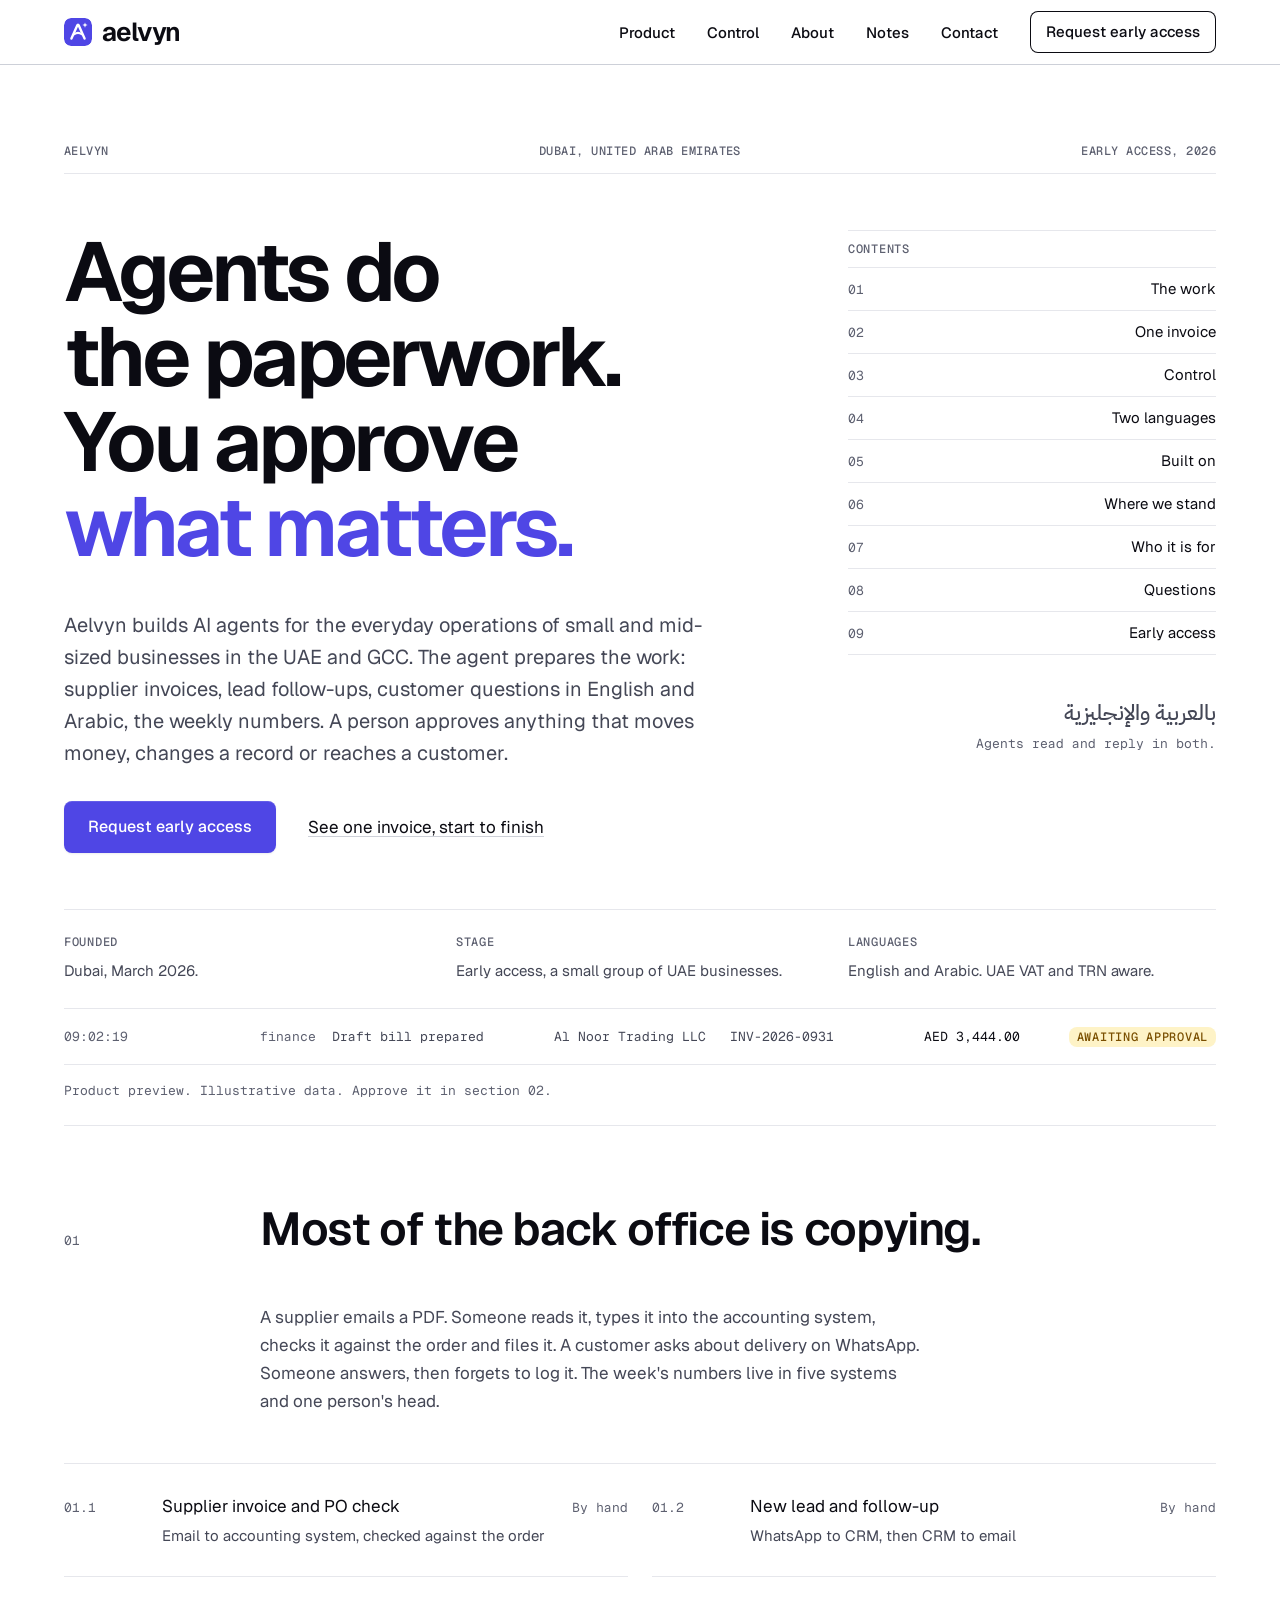
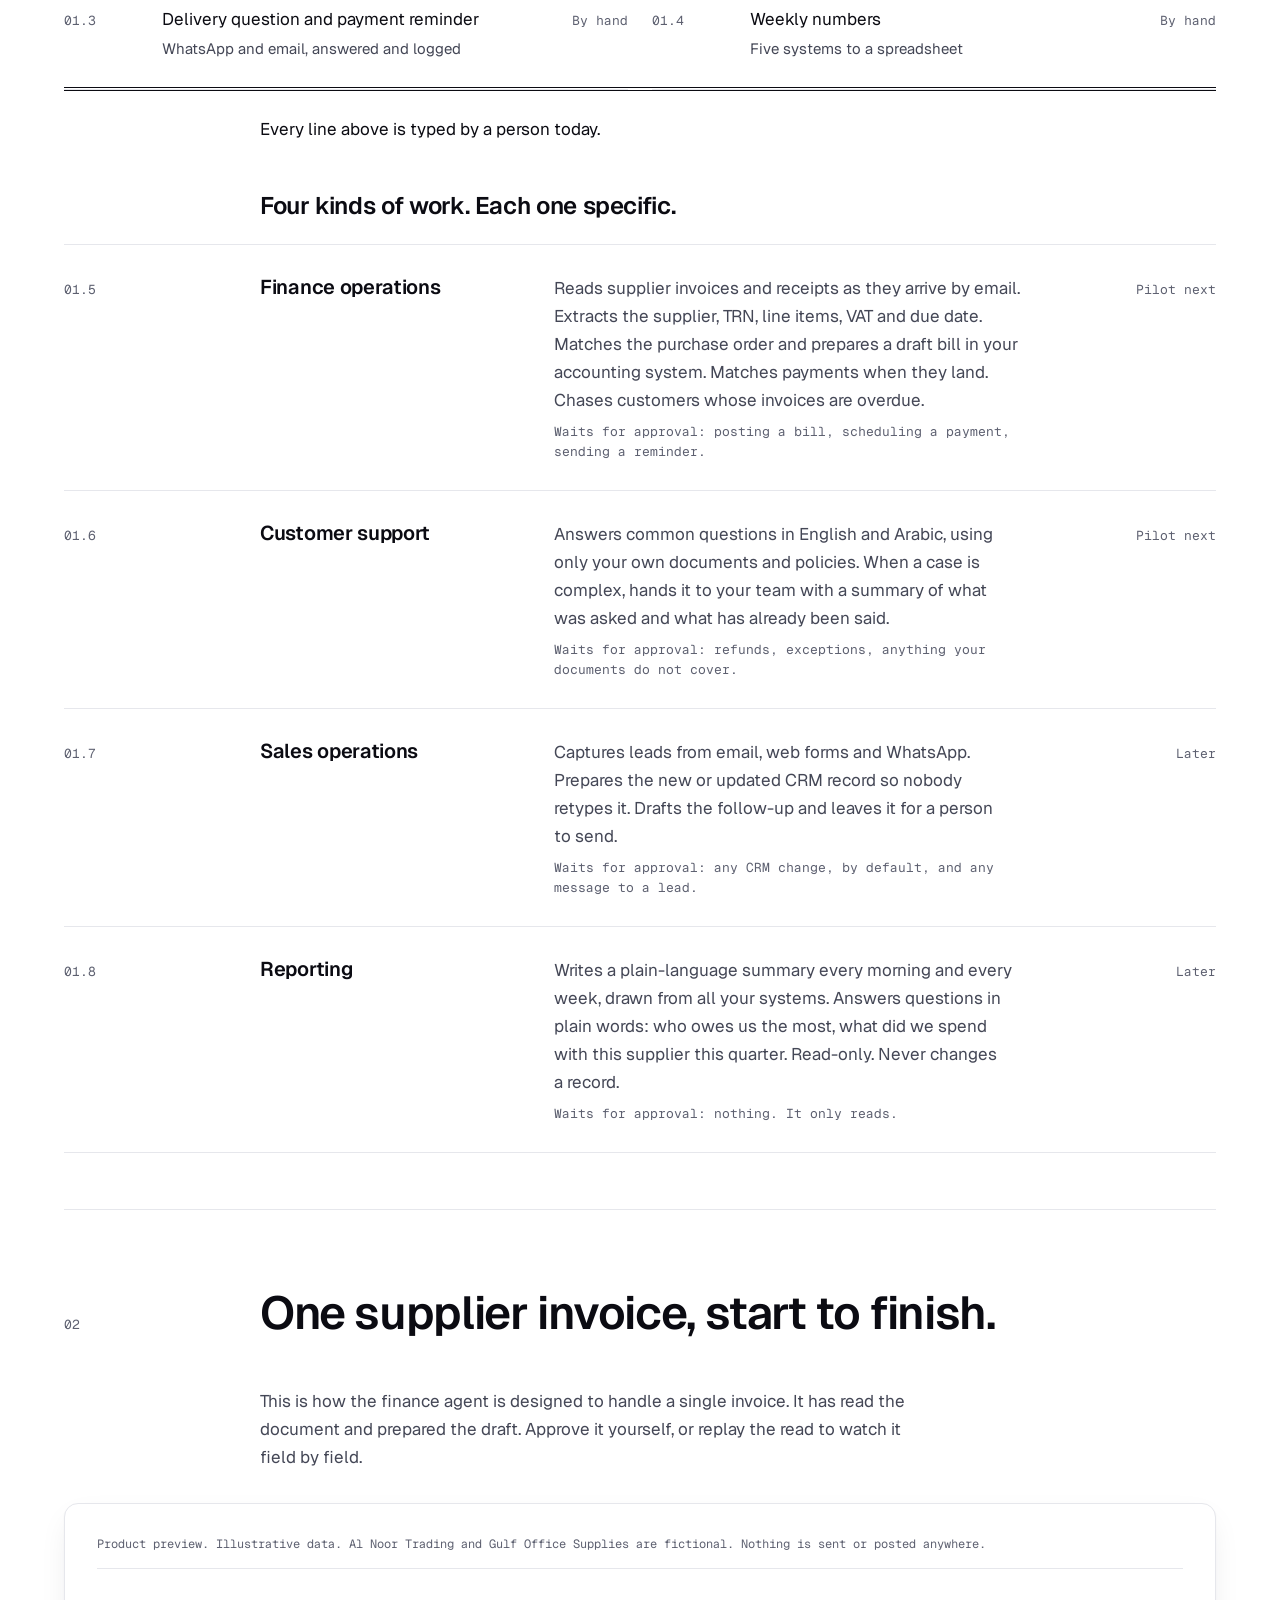
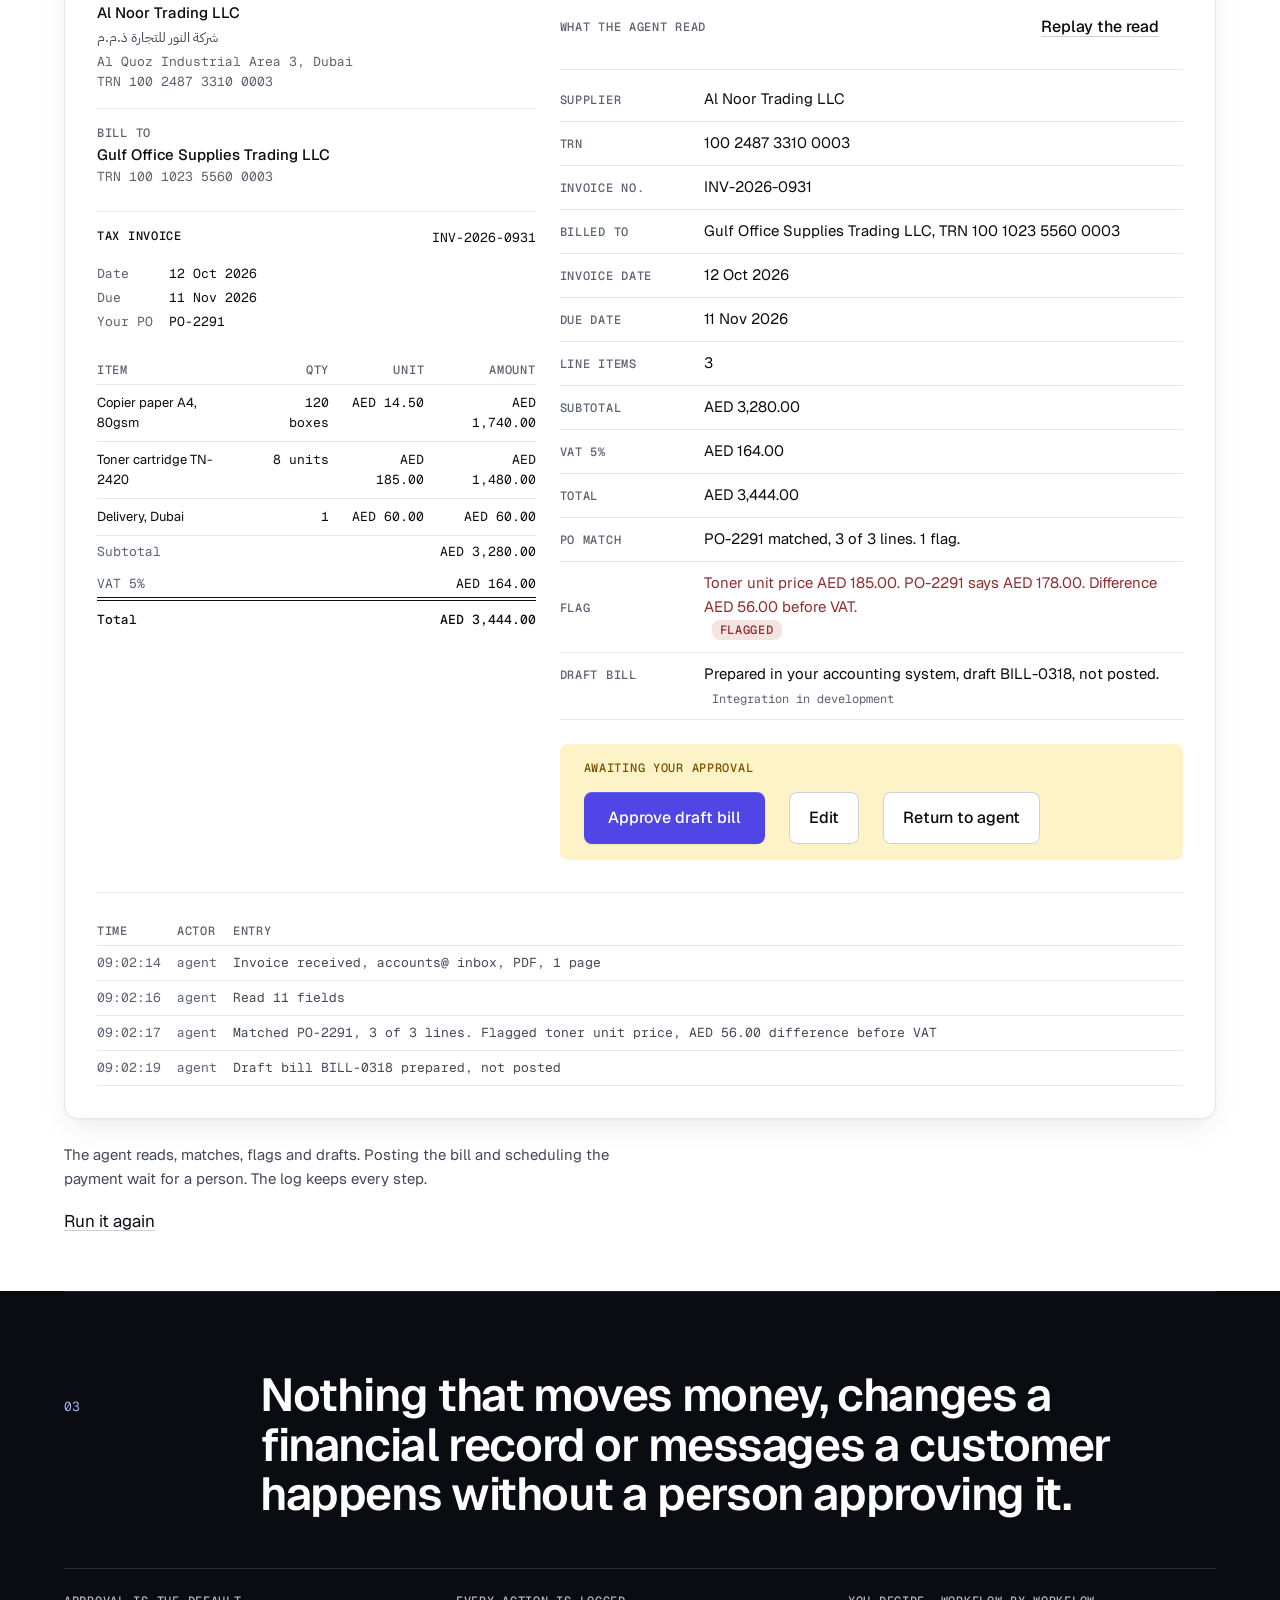
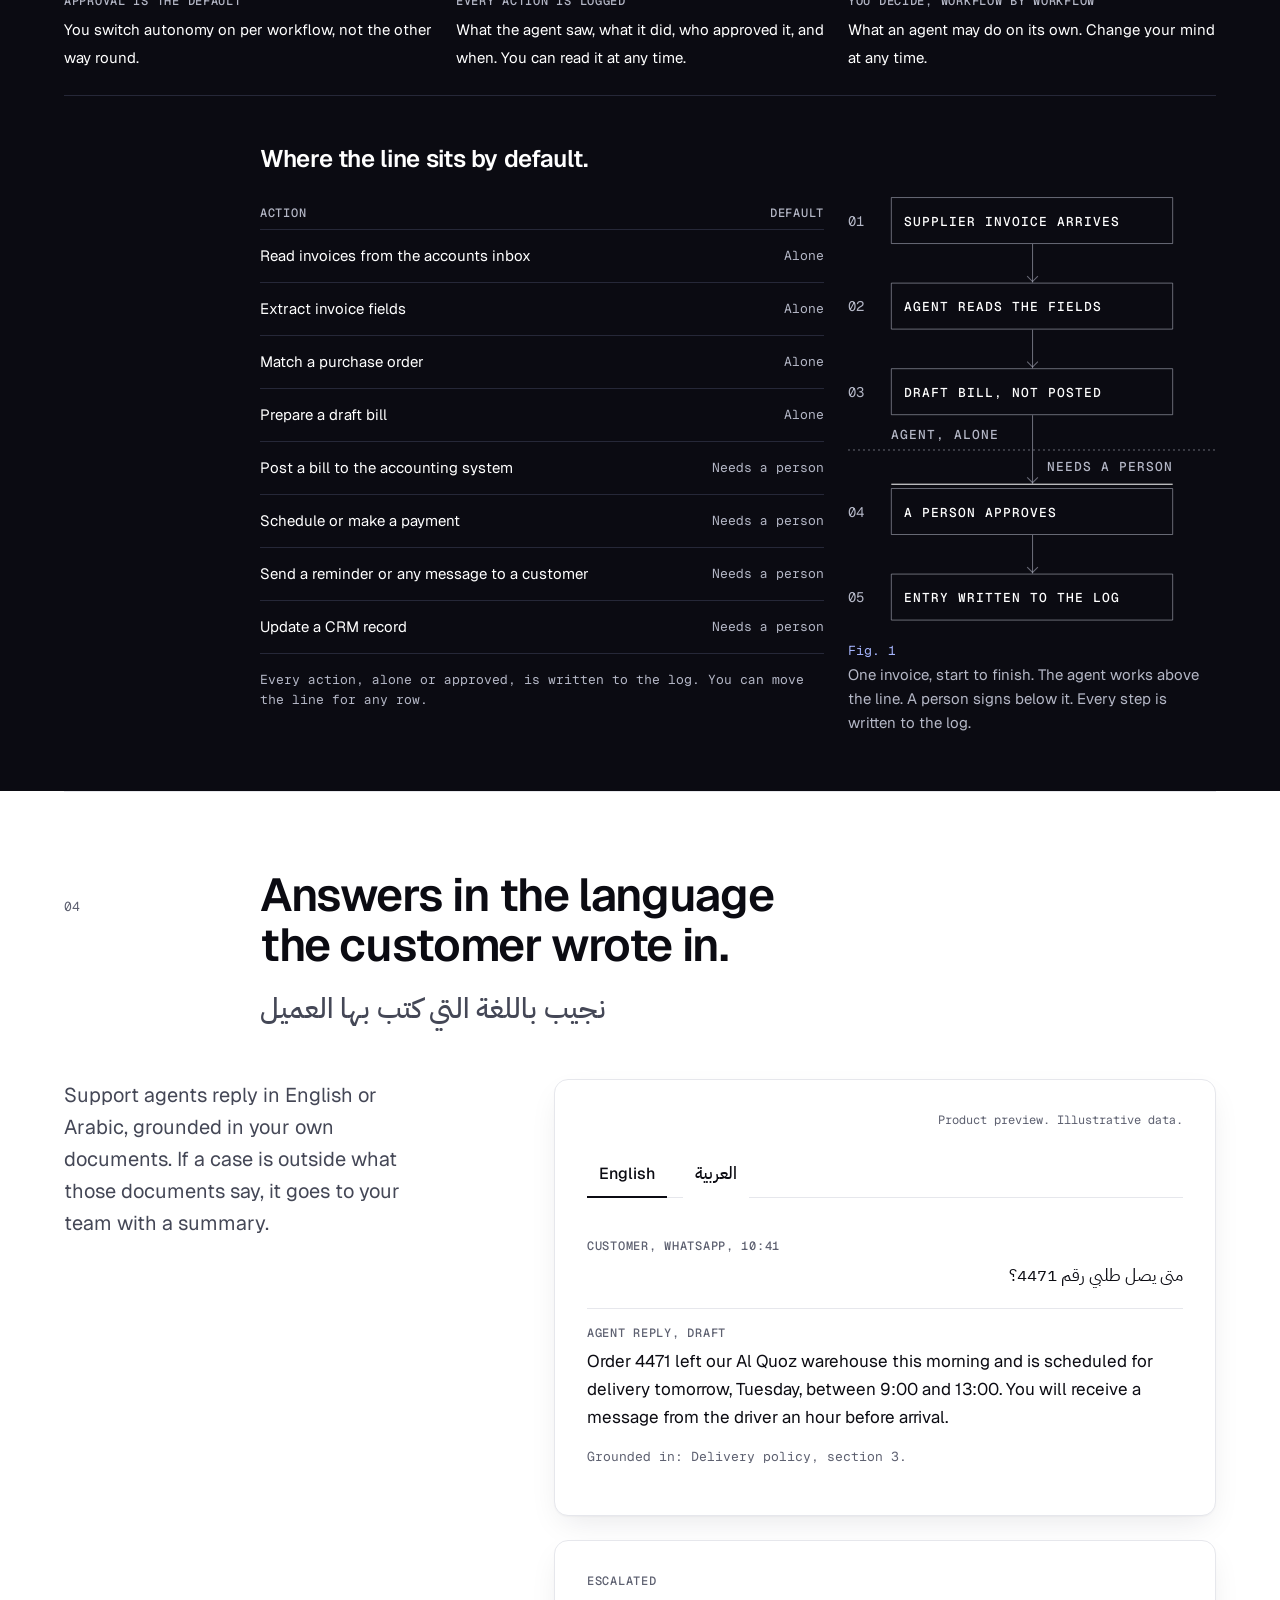
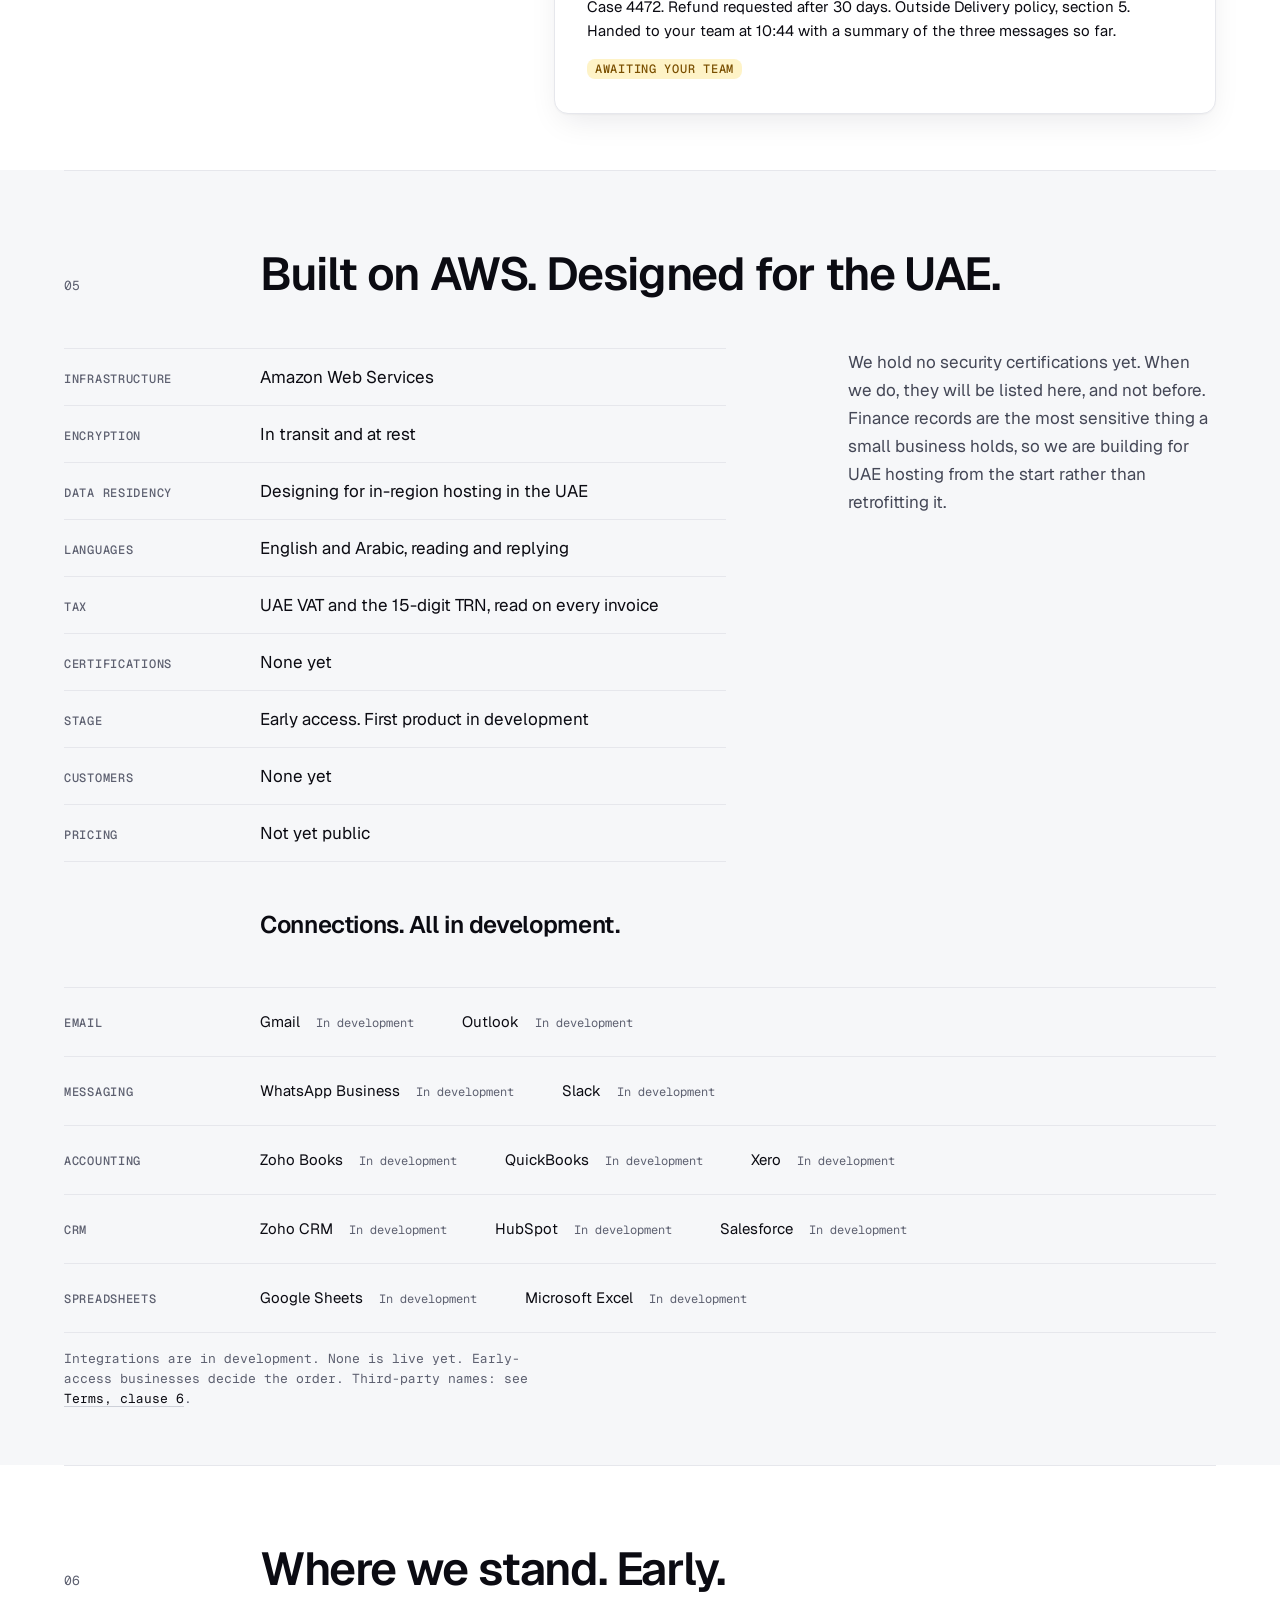
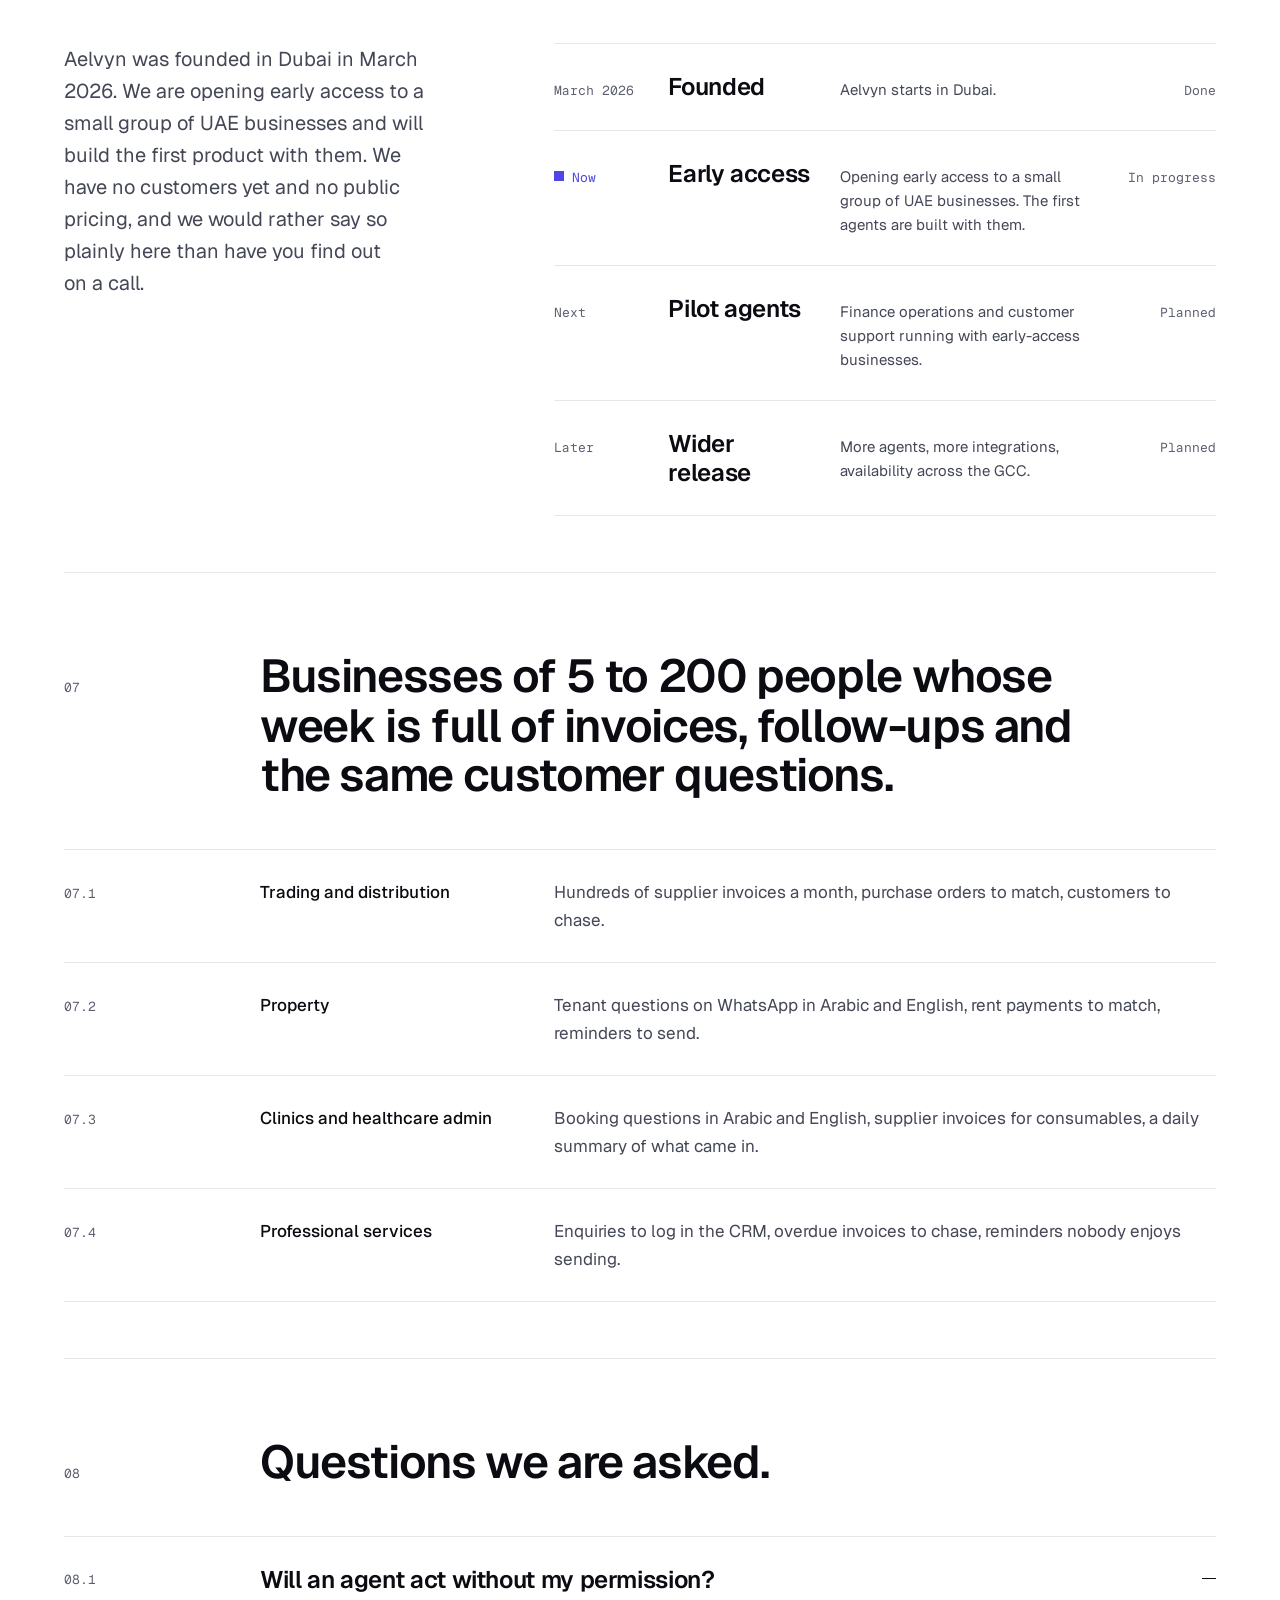
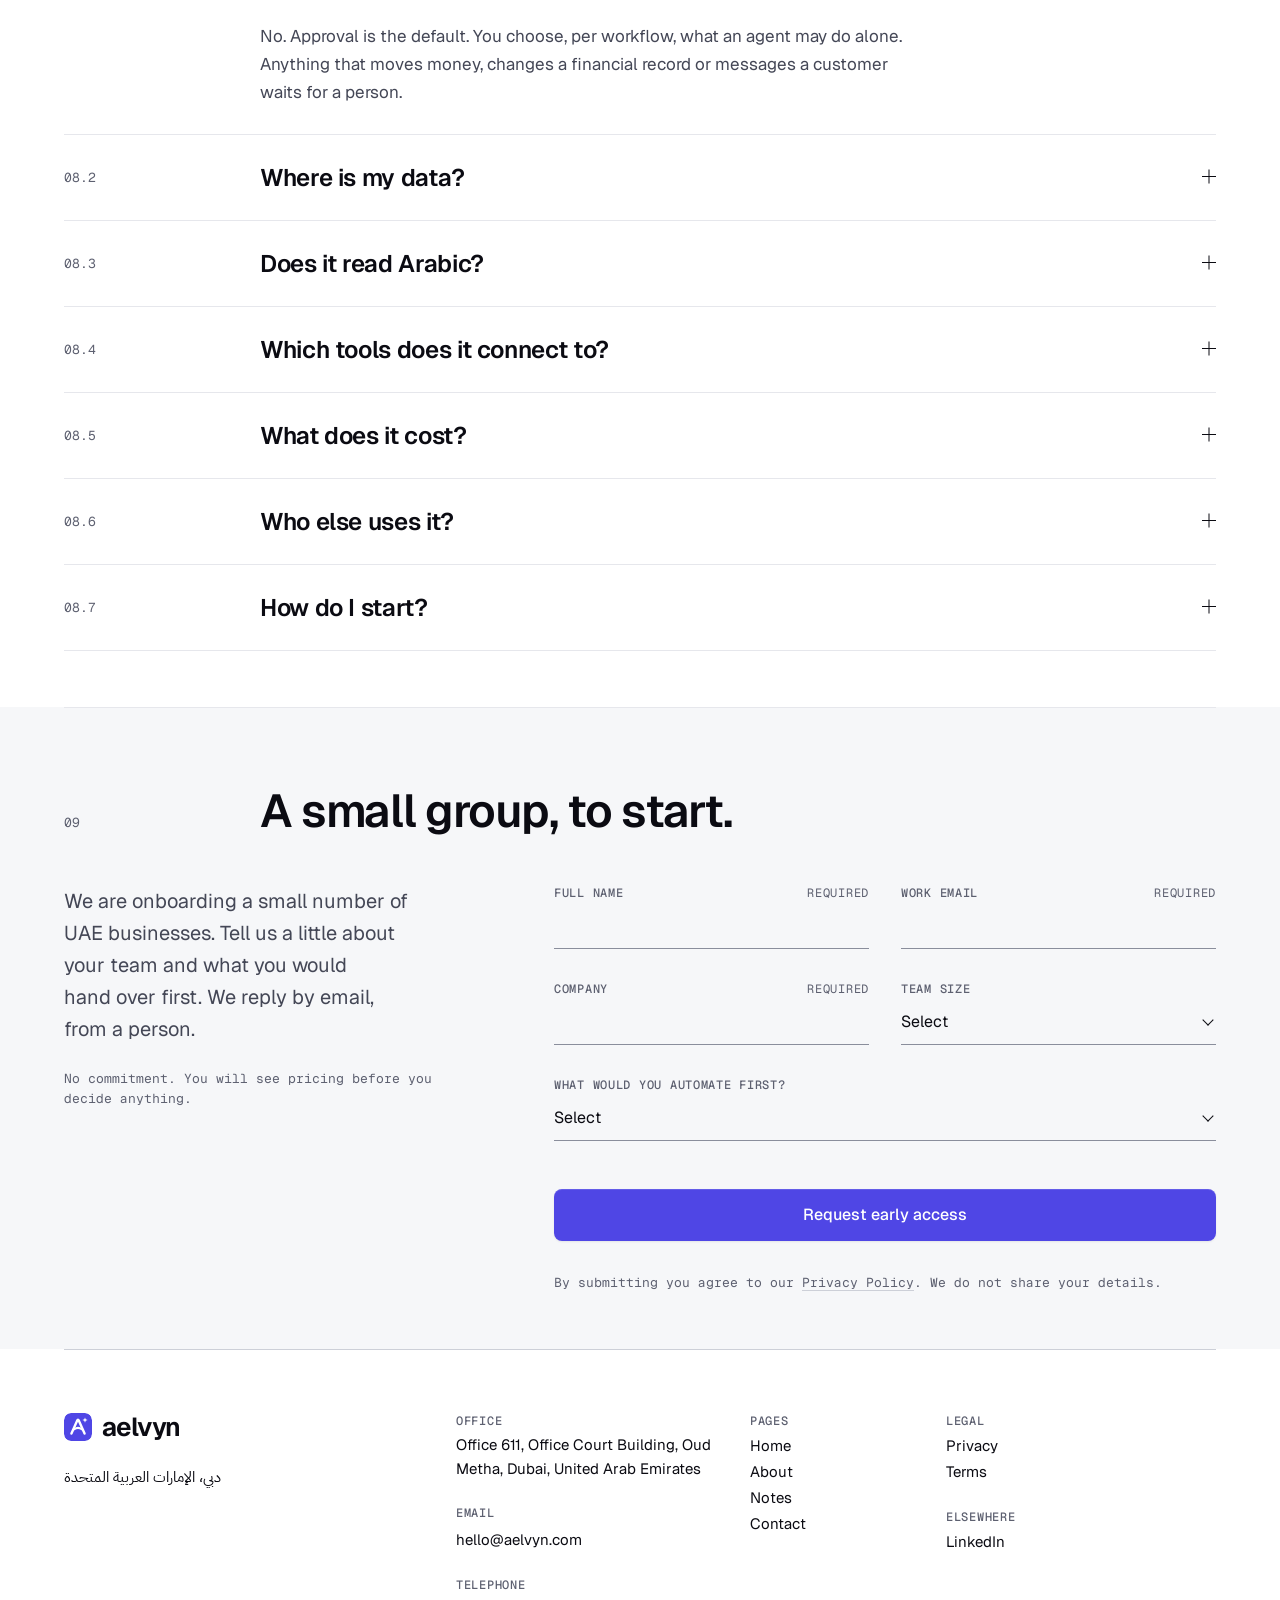
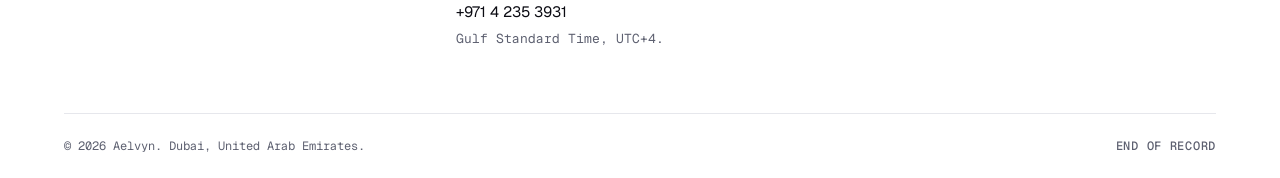
<file: index.html>
<!doctype html>
<html lang="en" class="no-js">
<head>
  <meta charset="utf-8">
  <meta name="viewport" content="width=device-width, initial-scale=1">
  <title>Aelvyn, AI agents for business operations in the UAE</title>
  <meta name="description" content="Aelvyn builds AI agents for the everyday operations of small and mid-sized businesses in the UAE and GCC. The agent prepares the work. A person approves anything that moves money, changes a record or reaches a customer.">
  <link rel="canonical" href="https://aelvyn.com/">
  <link rel="icon" href="assets/logo-mark.svg" type="image/svg+xml">
  <meta property="og:type" content="website">
  <meta property="og:title" content="Aelvyn, AI agents for business operations in the UAE">
  <meta property="og:description" content="Agents do the paperwork. You approve what matters. AI agents for finance, sales, support and reporting, built in Dubai for small and mid-sized businesses.">
  <meta property="og:url" content="https://aelvyn.com/">
  <meta property="og:image" content="https://aelvyn.com/assets/og-image.png">
  <meta name="twitter:card" content="summary_large_image">
  <link rel="preconnect" href="https://fonts.googleapis.com">
  <link rel="preconnect" href="https://fonts.gstatic.com" crossorigin>
  <link href="https://fonts.googleapis.com/css2?family=Geist:wght@400;500;600;700&family=Geist+Mono:wght@400;500&family=IBM+Plex+Sans+Arabic:wght@400;500&display=swap" rel="stylesheet">
  <link rel="stylesheet" href="styles.css?v=202611051125">
  <script>document.documentElement.classList.replace('no-js','js');</script>
  <script type="application/ld+json">
  {"@context":"https://schema.org","@type":"Organization","name":"Aelvyn","url":"https://aelvyn.com/","logo":"https://aelvyn.com/assets/logo.svg","email":"hello@aelvyn.com","telephone":"+971 4 235 3931","foundingDate":"2026-03","founder":{"@type":"Person","name":"Hamsa Sheshadri","jobTitle":"Founder","sameAs":"https://www.linkedin.com/in/hamsa-sheshadri-697946189/"},"address":{"@type":"PostalAddress","streetAddress":"Office 611, Office Court Building, Oud Metha","addressLocality":"Dubai","addressCountry":"AE"},"sameAs":["https://www.linkedin.com/company/aelvyn"]}
  </script>
</head>
<body>
<a class="skip-link" href="#top">Skip to content</a>

<header class="site-header">
  <div class="container header-inner">
    <a class="brand" href="index.html" aria-label="Aelvyn, home">
      <img class="brand-mark" src="assets/logo-mark.svg" alt="" width="28" height="28"><span class="brand-word">aelvyn</span>
    </a>
    <nav class="nav" aria-label="Site">
      <ul class="nav-list">
        <li><a class="nav-link" href="index.html#the-work">Product</a></li>
        <li><a class="nav-link" href="index.html#control">Control</a></li>
        <li><a class="nav-link" href="about.html">About</a></li>
        <li><a class="nav-link" href="blog.html">Notes</a></li>
        <li><a class="nav-link" href="contact.html">Contact</a></li>
      </ul>
      <a class="btn btn-secondary" href="index.html#early-access">Request early access</a>
      <button class="menu-btn" type="button" aria-expanded="false" aria-controls="nav-panel">Menu</button>
    </nav>
  </div>
  <div class="nav-panel" id="nav-panel" role="navigation" aria-label="Site menu">
    <ul>
      <li><a class="nav-link" href="index.html#the-work">Product</a></li>
      <li><a class="nav-link" href="index.html#control">Control</a></li>
      <li><a class="nav-link" href="about.html">About</a></li>
      <li><a class="nav-link" href="blog.html">Notes</a></li>
      <li><a class="nav-link" href="contact.html">Contact</a></li>
    </ul>
    <a class="btn btn-primary" href="index.html#early-access">Request early access</a>
  </div>
</header>

<main id="top" tabindex="-1">

  <!-- Masthead -->
  <section class="hero" aria-labelledby="hero-title">
    <div class="container">
      <div class="masthead" aria-hidden="true">
        <span><span class="mast-full">Aelvyn</span><span class="mast-mobile">Aelvyn, Dubai, early access 2026</span></span>
        <span>Dubai, United Arab Emirates</span>
        <span>Early access, 2026</span>
      </div>

      <div class="grid hero-grid">
        <div class="g1-7 hero-main">
          <h1 class="display" id="hero-title"><span class="nw">Agents do</span><br><span class="nw">the paperwork.</span><br>You approve <em>what matters.</em></h1>
          <p class="lead">Aelvyn builds AI agents for the everyday operations of small and mid-sized businesses in the UAE and GCC. The agent prepares the work: supplier invoices, lead <span class="nw">follow-ups</span>, customer questions in English and Arabic, the weekly numbers. A person approves anything that moves money, changes a record or reaches a&nbsp;customer.</p>
          <div class="btn-row">
            <a class="btn btn-primary" href="#early-access">Request early access</a>
            <a class="link hero-link" href="#one-invoice">See one invoice, start to finish</a>
          </div>
        </div>

        <aside class="g9-12 hero-aside">
          <nav class="contents" id="contents" aria-labelledby="contents-label">
            <span class="label" id="contents-label">Contents</span>
            <ol class="contents-list">
              <li><a class="contents-link" href="#the-work"><span class="num">01</span><span>The work</span></a></li>
              <li><a class="contents-link" href="#one-invoice"><span class="num">02</span><span>One invoice</span></a></li>
              <li><a class="contents-link" href="#control"><span class="num">03</span><span>Control</span></a></li>
              <li><a class="contents-link" href="#two-languages"><span class="num">04</span><span>Two languages</span></a></li>
              <li><a class="contents-link" href="#built-on"><span class="num">05</span><span>Built on</span></a></li>
              <li><a class="contents-link" href="#where-we-stand"><span class="num">06</span><span>Where we stand</span></a></li>
              <li><a class="contents-link" href="#who-it-is-for"><span class="num">07</span><span>Who it is for</span></a></li>
              <li><a class="contents-link" href="#questions"><span class="num">08</span><span>Questions</span></a></li>
              <li><a class="contents-link" href="#early-access"><span class="num">09</span><span>Early access</span></a></li>
            </ol>
          </nav>
          <div class="hero-ar">
            <p class="ar-line" lang="ar" dir="rtl">بالعربية والإنجليزية</p>
            <span class="mono">Agents read and reply in both.</span>
          </div>
        </aside>
      </div>

      <div class="grid facts">
        <div class="g1-4 fact"><span class="label">Founded</span><span class="value">Dubai, March 2026.</span></div>
        <div class="g5-8 fact"><span class="label">Stage</span><span class="value">Early access, a small group of UAE businesses.</span></div>
        <div class="g9-12 fact"><span class="label">Languages</span><span class="value">English and Arabic. UAE VAT and TRN aware.</span></div>
      </div>

      <div class="grid ledger" role="group" aria-label="One line from the activity log, illustrative">
        <span class="g1-2 ledger-time">09:02:19</span>
        <span class="g3-5 ledger-entry"><span class="ledger-actor">finance</span>Draft bill prepared</span>
        <span class="g6-10 ledger-doc"><span>Al Noor Trading LLC</span><span>INV-2026-0931</span><span class="ledger-amount">AED 3,444.00</span></span>
        <span class="g11-12 ledger-status"><span class="chip chip-pending">Awaiting approval</span></span>
      </div>
      <p class="ledger-note mono">Product preview. Illustrative data. Approve it in section 02.</p>
    </div>
  </section>

  <!-- 01 The work -->
  <section class="section" id="the-work" aria-labelledby="h-work">
    <div class="container">
      <div class="grid head">
        <span class="g1-2 num">01</span>
        <h2 class="g3-12" id="h-work">Most of the back&nbsp;office is copying.</h2>
      </div>

      <div class="grid mb-6">
        <p class="g3-10 body">A supplier emails a PDF. Someone reads it, types it into the accounting system, checks it against the order and files it. A customer asks about delivery on WhatsApp. Someone answers, then forgets to log it. The week's numbers live in five systems and one person's&nbsp;head.</p>
      </div>

      <div class="rows hoverable two-col" role="list">
        <div class="grid row" role="listitem">
          <span class="g1-2 num">01.1</span>
          <span class="g3-5 row-title">Supplier invoice and PO check</span>
          <span class="g6-10 row-desc">Email to accounting system, checked against the order</span>
          <span class="g11-12 row-status mono">By hand</span>
        </div>
        <div class="grid row" role="listitem">
          <span class="g1-2 num">01.2</span>
          <span class="g3-5 row-title">New lead and <span class="nw">follow-up</span></span>
          <span class="g6-10 row-desc">WhatsApp to CRM, then CRM to email</span>
          <span class="g11-12 row-status mono">By hand</span>
        </div>
        <div class="grid row" role="listitem">
          <span class="g1-2 num">01.3</span>
          <span class="g3-5 row-title">Delivery question and payment reminder</span>
          <span class="g6-10 row-desc">WhatsApp and email, answered and logged</span>
          <span class="g11-12 row-status mono">By hand</span>
        </div>
        <div class="grid row" role="listitem">
          <span class="g1-2 num">01.4</span>
          <span class="g3-5 row-title">Weekly numbers</span>
          <span class="g6-10 row-desc">Five systems to a spreadsheet</span>
          <span class="g11-12 row-status mono">By hand</span>
        </div>
      </div>
      <div class="grid double-rule total-line">
        <p class="g3-12">Every line above is typed by a person today.</p>
      </div>

      <div class="grid mt-6 mb-3">
        <h3 class="g3-12">Four kinds of work. Each one specific.</h3>
      </div>
      <div class="rows hoverable" role="list">
        <div class="grid row" role="listitem">
          <span class="g1-2 num">01.5</span>
          <span class="g3-5 row-title serif serif-s">Finance operations</span>
          <div class="g6-10 row-desc">
            <p>Reads supplier invoices and receipts as they arrive by email. Extracts the supplier, TRN, line items, VAT and due date. Matches the purchase order and prepares a draft bill in your accounting system. Matches payments when they land. Chases customers whose invoices are overdue.</p>
            <span class="mono">Waits for approval: posting a bill, scheduling a payment, sending a reminder.</span>
          </div>
          <span class="g11-12 row-status mono">Pilot next</span>
        </div>
        <div class="grid row" role="listitem">
          <span class="g1-2 num">01.6</span>
          <span class="g3-5 row-title serif serif-s">Customer support</span>
          <div class="g6-10 row-desc">
            <p>Answers common questions in English and Arabic, using only your own documents and policies. When a case is complex, hands it to your team with a summary of what was asked and what has already been said.</p>
            <span class="mono">Waits for approval: refunds, exceptions, anything your documents do not cover.</span>
          </div>
          <span class="g11-12 row-status mono">Pilot next</span>
        </div>
        <div class="grid row" role="listitem">
          <span class="g1-2 num">01.7</span>
          <span class="g3-5 row-title serif serif-s">Sales operations</span>
          <div class="g6-10 row-desc">
            <p>Captures leads from email, web forms and WhatsApp. Prepares the new or updated CRM record so nobody retypes it. Drafts the follow-up and leaves it for a person to send.</p>
            <span class="mono">Waits for approval: any CRM change, by default, and any message to a lead.</span>
          </div>
          <span class="g11-12 row-status mono">Later</span>
        </div>
        <div class="grid row" role="listitem">
          <span class="g1-2 num">01.8</span>
          <span class="g3-5 row-title serif serif-s">Reporting</span>
          <div class="g6-10 row-desc">
            <p>Writes a plain-language summary every morning and every week, drawn from all your systems. Answers questions in plain words: who owes us the most, what did we spend with this supplier this quarter. Read-only. Never changes a record.</p>
            <span class="mono">Waits for approval: nothing. It only reads.</span>
          </div>
          <span class="g11-12 row-status mono">Later</span>
        </div>
      </div>
    </div>
  </section>

  <!-- 02 One invoice -->
  <section class="section" id="one-invoice" aria-labelledby="h-invoice">
    <div class="container">
      <div class="grid head">
        <span class="g1-2 num">02</span>
        <h2 class="g3-12" id="h-invoice">One supplier invoice, start to finish.</h2>
      </div>
      <div class="grid preview-intro">
        <p class="g3-10 body">This is how the finance agent is designed to handle a single invoice. It has read the document and prepared the draft. Approve it yourself, or replay the read to watch it field by field.</p>
      </div>

      <div class="sheet invoice-sheet" id="invoice-demo">
        <p class="sheet-note">Product preview. Illustrative data. Al Noor Trading and Gulf Office Supplies are fictional. Nothing is sent or posted anywhere.</p>

        <div class="grid invoice-grid">
          <!-- The rendered invoice -->
          <article class="g1-5 invoice" aria-label="Supplier invoice, illustrative">
            <div class="invoice-head">
              <span data-doc="supplier">
                <span class="supplier">Al Noor Trading LLC</span>
                <span class="supplier-ar" lang="ar" dir="rtl">شركة النور للتجارة ذ.م.م</span>
              </span>
              <span class="mono">Al Quoz Industrial Area 3, Dubai</span>
              <span class="mono" data-doc="trn">TRN 100 2487 3310 0003</span>
              <div class="bill-to" data-doc="buyer">
                <span class="label">Bill to</span>
                <span class="buyer">Gulf Office Supplies Trading LLC</span>
                <span class="mono">TRN 100 1023 5560 0003</span>
              </div>
            </div>
            <div class="invoice-title">
              <span class="label">Tax invoice</span>
              <span class="mono ink" data-doc="invoice">INV-2026-0931</span>
            </div>
            <dl class="invoice-meta">
              <dt>Date</dt><dd data-doc="date">12 Oct 2026</dd>
              <dt>Due</dt><dd data-doc="due">11 Nov 2026</dd>
              <dt>Your PO</dt><dd data-doc="po">PO-2291</dd>
            </dl>
            <table class="invoice-lines">
              <thead>
                <tr><th scope="col">Item</th><th scope="col" class="r">Qty</th><th scope="col" class="r">Unit</th><th scope="col" class="r">Amount</th></tr>
              </thead>
              <tbody data-doc="lines">
                <tr><td class="item">Copier paper A4, 80gsm</td><td class="r" data-label="Qty">120 boxes</td><td class="r" data-label="Unit">AED 14.50</td><td class="r" data-label="Amount">AED 1,740.00</td></tr>
                <tr><td class="item">Toner cartridge TN-2420</td><td class="r" data-label="Qty">8 units</td><td class="r" data-label="Unit">AED 185.00</td><td class="r" data-label="Amount">AED 1,480.00</td></tr>
                <tr><td class="item">Delivery, Dubai</td><td class="r" data-label="Qty">1</td><td class="r" data-label="Unit">AED 60.00</td><td class="r" data-label="Amount">AED 60.00</td></tr>
              </tbody>
              <tfoot>
                <tr data-doc="subtotal"><td colspan="3">Subtotal</td><td class="r">AED 3,280.00</td></tr>
                <tr data-doc="vat"><td colspan="3">VAT 5%</td><td class="r">AED 164.00</td></tr>
                <tr class="total" data-doc="total"><td colspan="3">Total</td><td class="r">AED 3,444.00</td></tr>
              </tfoot>
            </table>
          </article>

          <!-- What the agent read -->
          <div class="g6-12">
            <div class="record-head">
              <span class="label">What the agent read</span>
              <button class="btn btn-secondary js-only" type="button" id="read-btn">Replay the read</button>
            </div>
            <dl class="record" id="record">
              <div class="rec"><dt>Supplier</dt><dd data-field="supplier"><span class="val in">Al Noor Trading LLC</span></dd></div>
              <div class="rec"><dt>TRN</dt><dd data-field="trn"><span class="val in">100 2487 3310 0003</span></dd></div>
              <div class="rec"><dt>Invoice no.</dt><dd data-field="invoice"><span class="val in">INV-2026-0931</span></dd></div>
              <div class="rec"><dt>Billed to</dt><dd data-field="buyer"><span class="val in">Gulf Office Supplies Trading LLC, TRN 100 1023 5560 0003</span></dd></div>
              <div class="rec"><dt>Invoice date</dt><dd data-field="date"><span class="val in">12 Oct 2026</span></dd></div>
              <div class="rec"><dt>Due date</dt><dd data-field="due"><span class="val in">11 Nov 2026</span></dd></div>
              <div class="rec"><dt>Line items</dt><dd data-field="lines"><span class="val in">3</span></dd></div>
              <div class="rec"><dt>Subtotal</dt><dd data-field="subtotal"><span class="val in">AED 3,280.00</span></dd></div>
              <div class="rec"><dt>VAT 5%</dt><dd data-field="vat"><span class="val in">AED 164.00</span></dd></div>
              <div class="rec"><dt>Total</dt><dd data-field="total" id="rec-total"><span class="val in">AED 3,444.00</span></dd></div>
              <div class="rec"><dt>PO match</dt><dd data-field="po"><span class="val in">PO-2291 matched, 3 of 3 lines. 1 flag.</span></dd></div>
              <div class="rec"><dt>Flag</dt><dd class="is-flag" data-field="lines"><span class="val in">Toner unit price AED 185.00. PO-2291 says AED 178.00. Difference AED 56.00 before VAT.</span><span class="chip chip-declined">Flagged</span></dd></div>
              <div class="rec"><dt>Draft bill</dt><dd data-field="total"><span class="val in">Prepared in your accounting system, draft BILL-0318, not posted.</span><span class="indev">Integration in development</span></dd></div>
            </dl>

            <div class="approval-bar" id="approval-bar" role="group" aria-labelledby="approval-label">
              <span class="label" id="approval-label" aria-live="polite">Awaiting your approval</span>
              <div class="btn-row js-only">
                <button class="btn btn-primary" type="button" id="approve-btn">Approve draft bill</button>
                <button class="btn btn-secondary" type="button" id="edit-btn">Edit</button>
                <button class="btn btn-secondary" type="button" id="return-btn">Return to agent</button>
              </div>
              <div class="return-line" id="return-line" hidden>
                <label for="return-reason">Reason (optional)</label>
                <input type="text" id="return-reason" maxlength="120" autocomplete="off">
                <button class="btn btn-secondary" type="button" id="return-confirm">Confirm return</button>
              </div>
            </div>
          </div>
        </div>

        <!-- The activity log runs the full width of the sheet, a ledger under the document and the record -->
        <div class="grid log-grid">
          <div class="g1-12">
            <table class="log" id="log" aria-live="polite" aria-relevant="additions">
              <caption class="visually-hidden">Activity log</caption>
              <thead>
                <tr><th scope="col">Time</th><th scope="col">Actor</th><th scope="col">Entry</th></tr>
              </thead>
              <tbody>
                <tr><td class="t">09:02:14</td><td class="who">agent</td><td>Invoice received, accounts@ inbox, PDF, 1 page</td></tr>
                <tr><td class="t">09:02:16</td><td class="who">agent</td><td>Read 11 fields</td></tr>
                <tr><td class="t">09:02:17</td><td class="who">agent</td><td>Matched PO-2291, 3 of 3 lines. Flagged toner unit price, AED 56.00 difference before VAT</td></tr>
                <tr><td class="t">09:02:19</td><td class="who">agent</td><td>Draft bill BILL-0318 prepared, not posted</td></tr>
              </tbody>
            </table>
          </div>
        </div>
      </div>

      <p class="sheet-caption">The agent reads, matches, flags and drafts. Posting the bill and scheduling the payment wait for a person. The log keeps every step.</p>
      <p class="sheet-reset js-only"><a class="link" href="#invoice-demo" id="reset-link">Run it again</a></p>
    </div>
  </section>

  <!-- 03 Control -->
  <section class="section on-ink" id="control" aria-labelledby="h-control">
    <div class="container">
      <div class="grid head">
        <span class="g1-2 num">03</span>
        <h2 class="g3-12 statement" id="h-control">Nothing that moves money, changes a financial record or messages a customer happens without a person approving it.</h2>
      </div>

      <div class="grid facts">
        <div class="g1-4 fact"><span class="label">Approval is the default</span><span class="value">You switch autonomy on per workflow, not the other way round.</span></div>
        <div class="g5-8 fact"><span class="label">Every action is logged</span><span class="value">What the agent saw, what it did, who approved it, and when. You can read it at any time.</span></div>
        <div class="g9-12 fact"><span class="label">You decide, workflow by workflow</span><span class="value">What an agent may do on its own. Change your mind at any time.</span></div>
      </div>

      <div class="grid perm">
        <h3 class="g3-12">Where the line sits by default.</h3>
        <div class="g3-8">
          <table class="t-plain t-stack t-pair">
            <thead><tr><th scope="col">Action</th><th scope="col" class="r">Default</th></tr></thead>
            <tbody>
              <tr><td data-label="Action">Read invoices from the accounts inbox</td><td class="mono r" data-label="Default">Alone</td></tr>
              <tr><td data-label="Action">Extract invoice fields</td><td class="mono r" data-label="Default">Alone</td></tr>
              <tr><td data-label="Action">Match a purchase order</td><td class="mono r" data-label="Default">Alone</td></tr>
              <tr><td data-label="Action">Prepare a draft bill</td><td class="mono r" data-label="Default">Alone</td></tr>
              <tr><td data-label="Action">Post a bill to the accounting system</td><td class="mono r" data-label="Default">Needs a person</td></tr>
              <tr><td data-label="Action">Schedule or make a payment</td><td class="mono r" data-label="Default">Needs a person</td></tr>
              <tr><td data-label="Action">Send a reminder or any message to a customer</td><td class="mono r" data-label="Default">Needs a person</td></tr>
              <tr><td data-label="Action">Update a CRM record</td><td class="mono r" data-label="Default">Needs a person</td></tr>
            </tbody>
          </table>
          <p class="table-note mono">Every action, alone or approved, is written to the log. You can move the line for any row.</p>
        </div>

        <figure class="g9-12 figure" aria-labelledby="fig1-cap">
          <svg viewBox="0 0 344 400" role="img" focusable="false" aria-label="Five steps in order: supplier invoice arrives, agent reads the fields, draft bill not posted, a person approves, entry written to the log. A dashed line between the third and fourth steps marks where the agent stops and a person decides.">
            <g class="fg-num">
              <text x="0" y="27">01</text>
              <text x="0" y="107">02</text>
              <text x="0" y="187">03</text>
              <text x="0" y="299">04</text>
              <text x="0" y="379">05</text>
            </g>
            <g class="fg-box">
              <rect x="40.5" y="0.5" width="263" height="43"/>
              <rect x="40.5" y="80.5" width="263" height="43"/>
              <rect x="40.5" y="160.5" width="263" height="43"/>
              <rect x="40.5" y="272.5" width="263" height="43"/>
              <rect x="40.5" y="352.5" width="263" height="43"/>
            </g>
            <g class="fg-line">
              <path d="M172.5 44v36M172.5 124v36M172.5 204v64M172.5 316v36"/>
              <path d="M167.5 74l5 5 5-5M167.5 154l5 5 5-5M167.5 262l5 5 5-5M167.5 346l5 5 5-5"/>
            </g>
            <path class="fg-rule" d="M40.5 268.5h263"/>
            <path class="fg-line fg-dash" d="M0 236.5h344"/>
            <g class="fg-text">
              <text x="52" y="27">Supplier invoice arrives</text>
              <text x="52" y="107">Agent reads the fields</text>
              <text x="52" y="187">Draft bill, not posted</text>
              <text x="52" y="299">A person approves</text>
              <text x="52" y="379">Entry written to the log</text>
            </g>
            <g class="fg-side">
              <text x="40" y="226">Agent, alone</text>
              <text x="304" y="256" text-anchor="end">Needs a person</text>
            </g>
          </svg>
          <figcaption id="fig1-cap"><span class="num">Fig. 1</span>One invoice, start to finish. The agent works above the line. A person signs below it. Every step is written to the log.</figcaption>
        </figure>
      </div>
    </div>
  </section>

  <!-- 04 Two languages -->
  <section class="section" id="two-languages" aria-labelledby="h-lang">
    <div class="container">
      <div class="grid head">
        <span class="g1-2 num">04</span>
        <div class="g3-12 h2-wrap">
          <h2 id="h-lang">Answers in the language the customer wrote in.</h2>
          <p class="ar-echo" lang="ar" dir="rtl">نجيب باللغة التي كتب بها العميل</p>
        </div>
      </div>

      <div class="grid editorial">
        <div class="g1-4 ed-left">
          <p class="lead">Support agents reply in English or Arabic, grounded in your own documents. If a case is outside what those documents say, it goes to your team with a summary.</p>
        </div>

        <div class="g6-12">
          <div class="sheet" id="reply-sheet">
            <p class="sheet-note">Product preview. Illustrative data.</p>
            <div class="lang-toggle" role="group" aria-label="Reply language">
              <button class="btn btn-secondary" type="button" data-lang="en" aria-pressed="true">English</button>
              <button class="btn btn-secondary" type="button" data-lang="ar" aria-pressed="false" lang="ar" dir="rtl">العربية</button>
            </div>
            <div class="msg">
              <span class="label">Customer, WhatsApp, 10:41</span>
              <p class="ar-text" lang="ar" dir="rtl">متى يصل طلبي رقم 4471؟</p>
            </div>
            <div class="reply" id="reply">
              <span class="label">Agent reply, draft</span>
              <p data-lang="en">Order 4471 left our Al Quoz warehouse this morning and is scheduled for delivery tomorrow, Tuesday, between 9:00 and 13:00. You will receive a message from the driver an hour before arrival.</p>
              <p data-lang="ar" lang="ar" dir="rtl" hidden>طلبك رقم 4471 خرج من مستودعنا في القوز هذا الصباح ومن المقرر توصيله غداً الثلاثاء بين الساعة 9:00 و13:00. ستصلك رسالة من السائق قبل الوصول بساعة.</p>
              <span class="source mono" lang="en" dir="ltr">Grounded in: Delivery policy, section 3.</span>
            </div>
          </div>

          <div class="sheet escalation">
            <span class="label">Escalated</span>
            <p>Case 4472. Refund requested after 30 days. Outside Delivery policy, section 5. Handed to your team at 10:44 with a summary of the three messages so far.</p>
            <span class="chip chip-pending">Awaiting your team</span>
          </div>
        </div>
      </div>
    </div>
  </section>

  <!-- 05 Built on -->
  <section class="section band-2" id="built-on" aria-labelledby="h-built">
    <div class="container">
      <div class="grid head">
        <span class="g1-2 num">05</span>
        <h2 class="g3-12" id="h-built">Built on AWS. Designed for the UAE.</h2>
      </div>

      <div class="grid">
        <dl class="g1-7 spec">
          <div class="spec-row"><dt class="label">Infrastructure</dt><dd>Amazon Web Services</dd></div>
          <div class="spec-row"><dt class="label">Encryption</dt><dd>In transit and at rest</dd></div>
          <div class="spec-row"><dt class="label">Data residency</dt><dd>Designing for in-region hosting in the UAE</dd></div>
          <div class="spec-row"><dt class="label">Languages</dt><dd>English and Arabic, reading and replying</dd></div>
          <div class="spec-row"><dt class="label">Tax</dt><dd>UAE VAT and the 15-digit TRN, read on every invoice</dd></div>
          <div class="spec-row"><dt class="label">Certifications</dt><dd>None yet</dd></div>
          <div class="spec-row"><dt class="label">Stage</dt><dd>Early access. First product in development</dd></div>
          <div class="spec-row"><dt class="label">Customers</dt><dd>None yet</dd></div>
          <div class="spec-row"><dt class="label">Pricing</dt><dd>Not yet public</dd></div>
        </dl>
        <p class="g9-12 body">We hold no security certifications yet. When we do, they will be listed here, and not before. Finance records are the most sensitive thing a small business holds, so we are building for UAE hosting from the start rather than retrofitting it.</p>
      </div>

      <div class="index">
        <div class="grid mb-3">
          <h3 class="g3-12">Connections. All in development.</h3>
        </div>
        <div class="rows" role="list">
          <div class="grid row" role="listitem">
            <span class="g1-2 label">Email</span>
            <ul class="g3-12 index-names">
              <li><span>Gmail</span><span class="indev">In development</span></li>
              <li><span>Outlook</span><span class="indev">In development</span></li>
            </ul>
          </div>
          <div class="grid row" role="listitem">
            <span class="g1-2 label">Messaging</span>
            <ul class="g3-12 index-names">
              <li><span>WhatsApp Business</span><span class="indev">In development</span></li>
              <li><span>Slack</span><span class="indev">In development</span></li>
            </ul>
          </div>
          <div class="grid row" role="listitem">
            <span class="g1-2 label">Accounting</span>
            <ul class="g3-12 index-names">
              <li><span>Zoho Books</span><span class="indev">In development</span></li>
              <li><span>QuickBooks</span><span class="indev">In development</span></li>
              <li><span>Xero</span><span class="indev">In development</span></li>
            </ul>
          </div>
          <div class="grid row" role="listitem">
            <span class="g1-2 label">CRM</span>
            <ul class="g3-12 index-names">
              <li><span>Zoho CRM</span><span class="indev">In development</span></li>
              <li><span>HubSpot</span><span class="indev">In development</span></li>
              <li><span>Salesforce</span><span class="indev">In development</span></li>
            </ul>
          </div>
          <div class="grid row" role="listitem">
            <span class="g1-2 label">Spreadsheets</span>
            <ul class="g3-12 index-names">
              <li><span>Google Sheets</span><span class="indev">In development</span></li>
              <li><span>Microsoft Excel</span><span class="indev">In development</span></li>
            </ul>
          </div>
        </div>
        <p class="footnote mono">Integrations are in development. None is live yet. Early-access businesses decide the order. Third-party names: see <a href="terms.html#c6">Terms, clause 6</a>.</p>
      </div>
    </div>
  </section>

  <!-- 06 Where we stand -->
  <section class="section" id="where-we-stand" aria-labelledby="h-stand">
    <div class="container">
      <div class="grid head">
        <span class="g1-2 num">06</span>
        <h2 class="g3-12" id="h-stand">Where we stand. Early.</h2>
      </div>

      <div class="grid editorial stand">
        <div class="g1-4 ed-left">
          <p class="lead">Aelvyn was founded in Dubai in March 2026. We are opening early access to a small group of UAE businesses and will build the first product with them. We have no customers yet and no public pricing, and we would rather say so plainly here than have you find out on a&nbsp;call.</p>
        </div>
        <div class="g6-12">
          <div class="rows hoverable" role="list">
            <div class="grid row" role="listitem">
              <span class="g1-2 row-when mono">March 2026</span>
              <span class="g3-5 row-title serif">Founded</span>
              <span class="g6-10 row-desc">Aelvyn starts in Dubai.</span>
              <span class="g11-12 row-status mono">Done</span>
            </div>
            <div class="grid row" role="listitem">
              <span class="g1-2 row-when mono now-marker">Now</span>
              <span class="g3-5 row-title serif">Early access</span>
              <span class="g6-10 row-desc">Opening early access to a small group of UAE businesses. The first agents are built with them.</span>
              <span class="g11-12 row-status mono">In progress</span>
            </div>
            <div class="grid row" role="listitem">
              <span class="g1-2 row-when mono">Next</span>
              <span class="g3-5 row-title serif">Pilot agents</span>
              <span class="g6-10 row-desc">Finance operations and customer support running with early-access businesses.</span>
              <span class="g11-12 row-status mono">Planned</span>
            </div>
            <div class="grid row" role="listitem">
              <span class="g1-2 row-when mono">Later</span>
              <span class="g3-5 row-title serif">Wider release</span>
              <span class="g6-10 row-desc">More agents, more integrations, availability across the GCC.</span>
              <span class="g11-12 row-status mono">Planned</span>
            </div>
          </div>
        </div>
      </div>
    </div>
  </section>

  <!-- 07 Who it is for -->
  <section class="section" id="who-it-is-for" aria-labelledby="h-who">
    <div class="container">
      <div class="grid head">
        <span class="g1-2 num">07</span>
        <h2 class="g3-12 statement" id="h-who">Businesses of 5 to 200 people whose week is full of invoices, <span class="nw">follow-ups</span> and the same customer questions.</h2>
      </div>
      <div class="rows hoverable" role="list">
        <div class="grid row" role="listitem">
          <span class="g1-2 num">07.1</span>
          <span class="g3-5 row-title strong">Trading and distribution</span>
          <span class="g6-12 row-desc">Hundreds of supplier invoices a month, purchase orders to match, customers to chase.</span>
        </div>
        <div class="grid row" role="listitem">
          <span class="g1-2 num">07.2</span>
          <span class="g3-5 row-title strong">Property</span>
          <span class="g6-12 row-desc">Tenant questions on WhatsApp in Arabic and English, rent payments to match, reminders to send.</span>
        </div>
        <div class="grid row" role="listitem">
          <span class="g1-2 num">07.3</span>
          <span class="g3-5 row-title strong">Clinics and healthcare admin</span>
          <span class="g6-12 row-desc">Booking questions in Arabic and English, supplier invoices for consumables, a daily summary of what came in.</span>
        </div>
        <div class="grid row" role="listitem">
          <span class="g1-2 num">07.4</span>
          <span class="g3-5 row-title strong">Professional services</span>
          <span class="g6-12 row-desc">Enquiries to log in the CRM, overdue invoices to chase, reminders nobody enjoys sending.</span>
        </div>
      </div>
    </div>
  </section>

  <!-- 08 Questions -->
  <section class="section" id="questions" aria-labelledby="h-q">
    <div class="container">
      <div class="grid head">
        <span class="g1-2 num">08</span>
        <h2 class="g3-12" id="h-q">Questions we are asked.</h2>
      </div>
      <div class="qa">
        <details open>
          <summary><span class="num">08.1</span><span class="q">Will an agent act without my permission?</span><span class="pm" aria-hidden="true"></span></summary>
          <div class="a"><p>No. Approval is the default. You choose, per workflow, what an agent may do alone. Anything that moves money, changes a financial record or messages a customer waits for a person.</p></div>
        </details>
        <details>
          <summary><span class="num">08.2</span><span class="q">Where is my data?</span><span class="pm" aria-hidden="true"></span></summary>
          <div class="a"><p>Nothing is connected until an early-access agreement is signed. The product is built on AWS, encrypts data in transit and at rest, and we are designing for in-region hosting in the UAE. The details are in our <a href="privacy.html">Privacy Policy</a>.</p></div>
        </details>
        <details>
          <summary><span class="num">08.3</span><span class="q">Does it read Arabic?</span><span class="pm" aria-hidden="true"></span></summary>
          <div class="a"><p>Yes. Arabic and English, for documents coming in and for replies going out.</p></div>
        </details>
        <details>
          <summary><span class="num">08.4</span><span class="q">Which tools does it connect to?</span><span class="pm" aria-hidden="true"></span></summary>
          <div class="a"><p>Integrations for email, accounting, CRM, messaging and spreadsheets are in development. None is live yet. Early-access businesses help decide the order.</p></div>
        </details>
        <details>
          <summary><span class="num">08.5</span><span class="q">What does it cost?</span><span class="pm" aria-hidden="true"></span></summary>
          <div class="a"><p>We have no public pricing. Early-access businesses will see pricing before any commitment.</p></div>
        </details>
        <details>
          <summary><span class="num">08.6</span><span class="q">Who else uses it?</span><span class="pm" aria-hidden="true"></span></summary>
          <div class="a"><p>Nobody yet. We are opening early access to a small group of UAE businesses.</p></div>
        </details>
        <details>
          <summary><span class="num">08.7</span><span class="q">How do I start?</span><span class="pm" aria-hidden="true"></span></summary>
          <div class="a"><p>Request early access below. We arrange a short call about your workflows. If Aelvyn does not fit, we say so on the call and tell you what would.</p></div>
        </details>
      </div>
    </div>
  </section>

  <!-- 09 Early access -->
  <section class="section band-2" id="early-access" aria-labelledby="h-ea">
    <div class="container">
      <div class="grid head">
        <span class="g1-2 num">09</span>
        <h2 class="g3-12" id="h-ea">A small group, to start.</h2>
      </div>
      <div class="grid editorial">
        <div class="g1-4 ed-left">
          <p class="lead">We are onboarding a small number of UAE businesses. Tell us a little about your team and what you would hand over first. We reply by email, from a&nbsp;person.</p>
          <span class="mono">No commitment. You will see pricing before you decide anything.</span>
        </div>
        <div class="g6-12">
          <form class="form-sheet form-grid" id="wl-form" action="mailto:hello@aelvyn.com" method="post" enctype="text/plain" aria-labelledby="h-ea">
            <div class="field">
              <label for="f-name">Full name <span class="hint">Required</span></label>
              <input id="f-name" name="name" type="text" required autocomplete="name">
            </div>
            <div class="field">
              <label for="f-email">Work email <span class="hint">Required</span></label>
              <input id="f-email" name="email" type="email" required autocomplete="email" inputmode="email">
            </div>
            <div class="field">
              <label for="f-company">Company <span class="hint">Required</span></label>
              <input id="f-company" name="company" type="text" required autocomplete="organization">
            </div>
            <div class="field">
              <label for="f-size">Team size</label>
              <div class="select-wrap">
                <select id="f-size" name="team_size">
                  <option value="">Select</option>
                  <option>1 to 10</option><option>11 to 50</option><option>51 to 200</option><option>200+</option>
                </select>
              </div>
            </div>
            <div class="field full">
              <label for="f-area">What would you automate first?</label>
              <div class="select-wrap">
                <select id="f-area" name="area">
                  <option value="">Select</option>
                  <option>Finance operations</option><option>Sales operations</option>
                  <option>Customer support</option><option>Reporting</option><option>Something else</option>
                </select>
              </div>
            </div>
            <div class="form-actions">
              <button class="btn btn-primary btn-block" type="submit">Request early access</button>
            </div>
            <div class="form-ok" id="form-ok" role="status" aria-live="polite" data-msg="Received. We will write to you by email."></div>
            <p class="form-note mono">By submitting you agree to our <a href="privacy.html">Privacy Policy</a>. We do not share your details.</p>
          </form>
        </div>
      </div>
    </div>
  </section>

</main>

<footer class="site-footer">
  <div class="container">
    <div class="grid footer-grid">
      <div class="g1-4 footer-col">
        <a class="brand" href="index.html" aria-label="Aelvyn, home">
          <img class="brand-mark" src="assets/logo-mark.svg" alt="" width="28" height="28"><span class="brand-word">aelvyn</span>
        </a>
        <p class="footer-ar" lang="ar" dir="rtl">دبي، الإمارات العربية المتحدة</p>
      </div>
      <div class="g5-7 footer-col">
        <span class="label">Office</span>
        <p>Office 611, Office Court Building, Oud Metha, Dubai, United Arab Emirates</p>
        <span class="label">Email</span>
        <a class="footer-link" href="mailto:hello@aelvyn.com">hello@aelvyn.com</a>
        <span class="label">Telephone</span>
        <a class="footer-link" href="tel:+97142353931">+971 4 235 3931</a>
        <span class="mono">Gulf Standard Time, UTC+4.</span>
      </div>
      <div class="g8-9 footer-col">
        <span class="label">Pages</span>
        <ul>
          <li><a class="footer-link" href="index.html">Home</a></li>
          <li><a class="footer-link" href="about.html">About</a></li>
          <li><a class="footer-link" href="blog.html">Notes</a></li>
          <li><a class="footer-link" href="contact.html">Contact</a></li>
        </ul>
      </div>
      <div class="g10-12 footer-col">
        <span class="label">Legal</span>
        <ul>
          <li><a class="footer-link" href="privacy.html">Privacy</a></li>
          <li><a class="footer-link" href="terms.html">Terms</a></li>
        </ul>
        <span class="label">Elsewhere</span>
        <ul>
          <li><a class="footer-link" href="https://www.linkedin.com/company/aelvyn" rel="noopener">LinkedIn</a></li>
        </ul>
      </div>
    </div>
    <div class="footer-bottom">
      <span>© 2026 Aelvyn. Dubai, United Arab Emirates.</span>
      <span class="end">End of record</span>
    </div>
  </div>
</footer>

<script src="script.js?v=202611051125"></script>
</body>
</html>
</file>
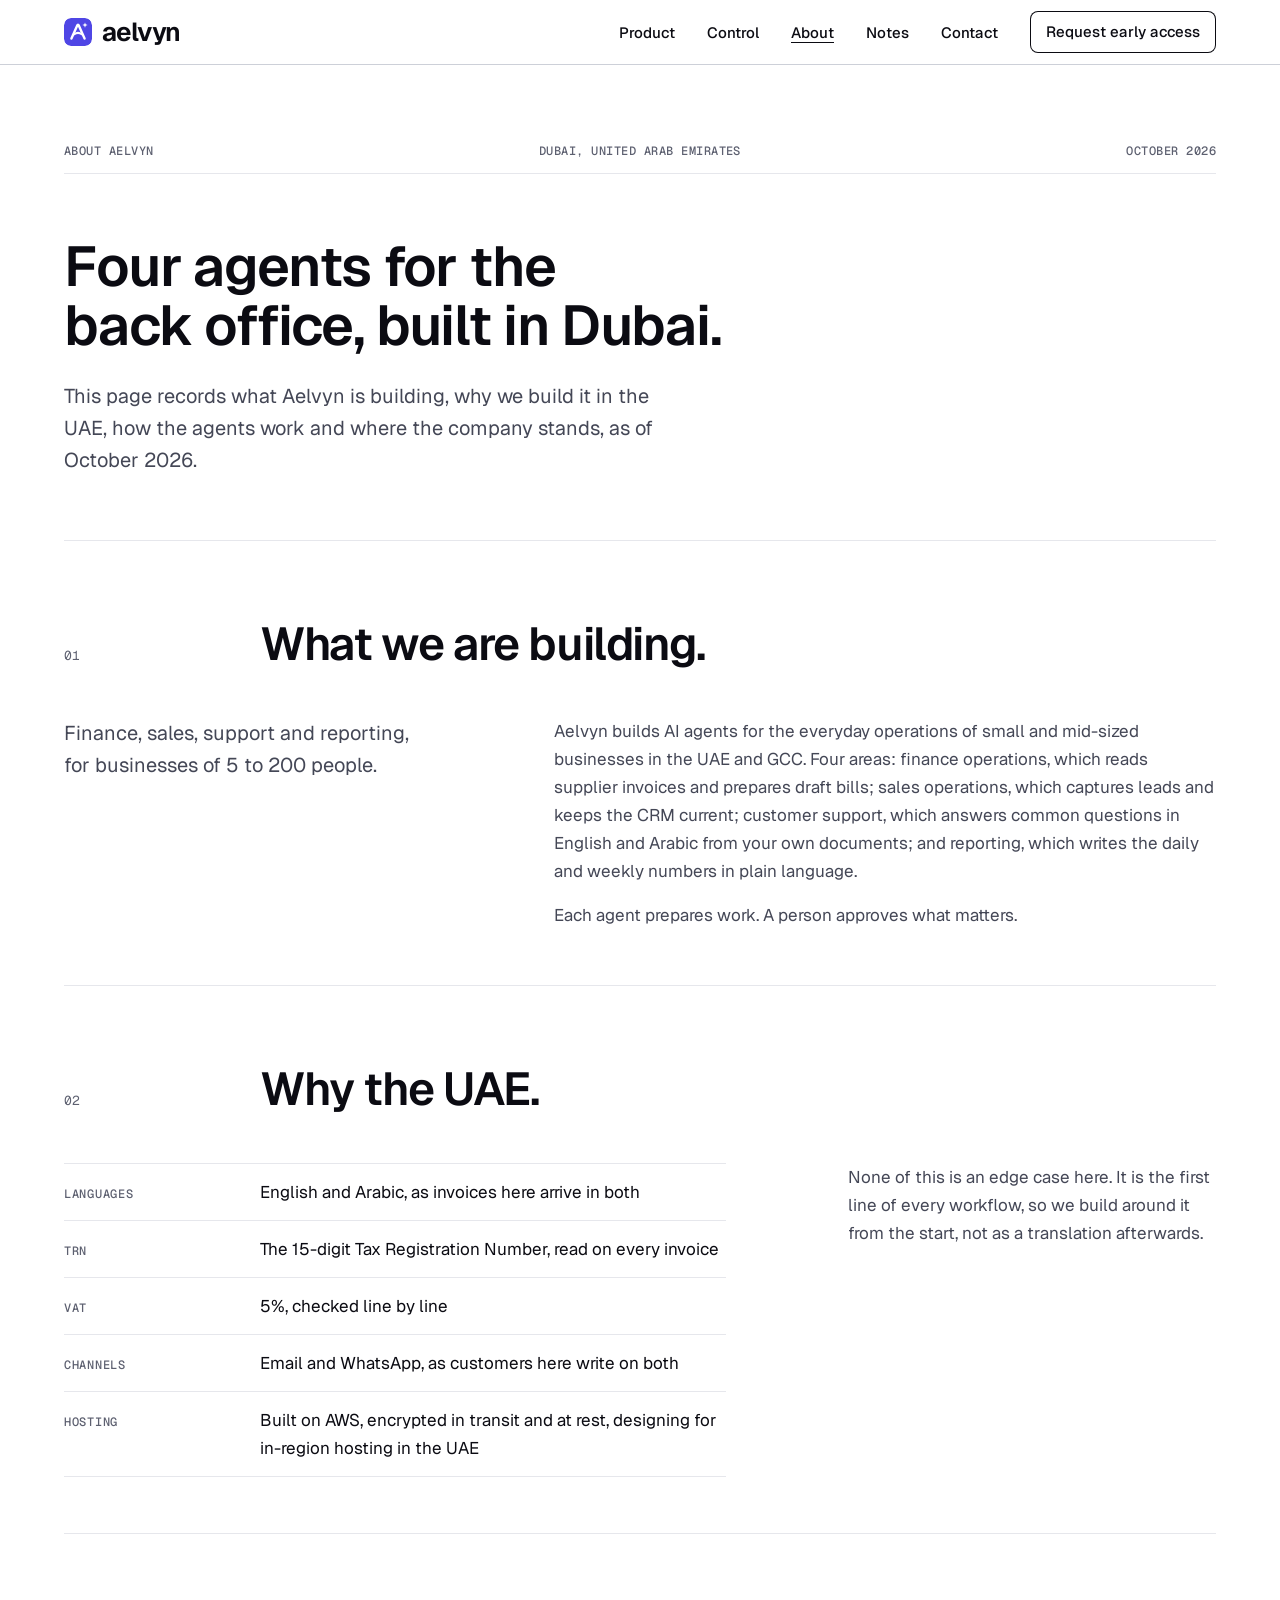
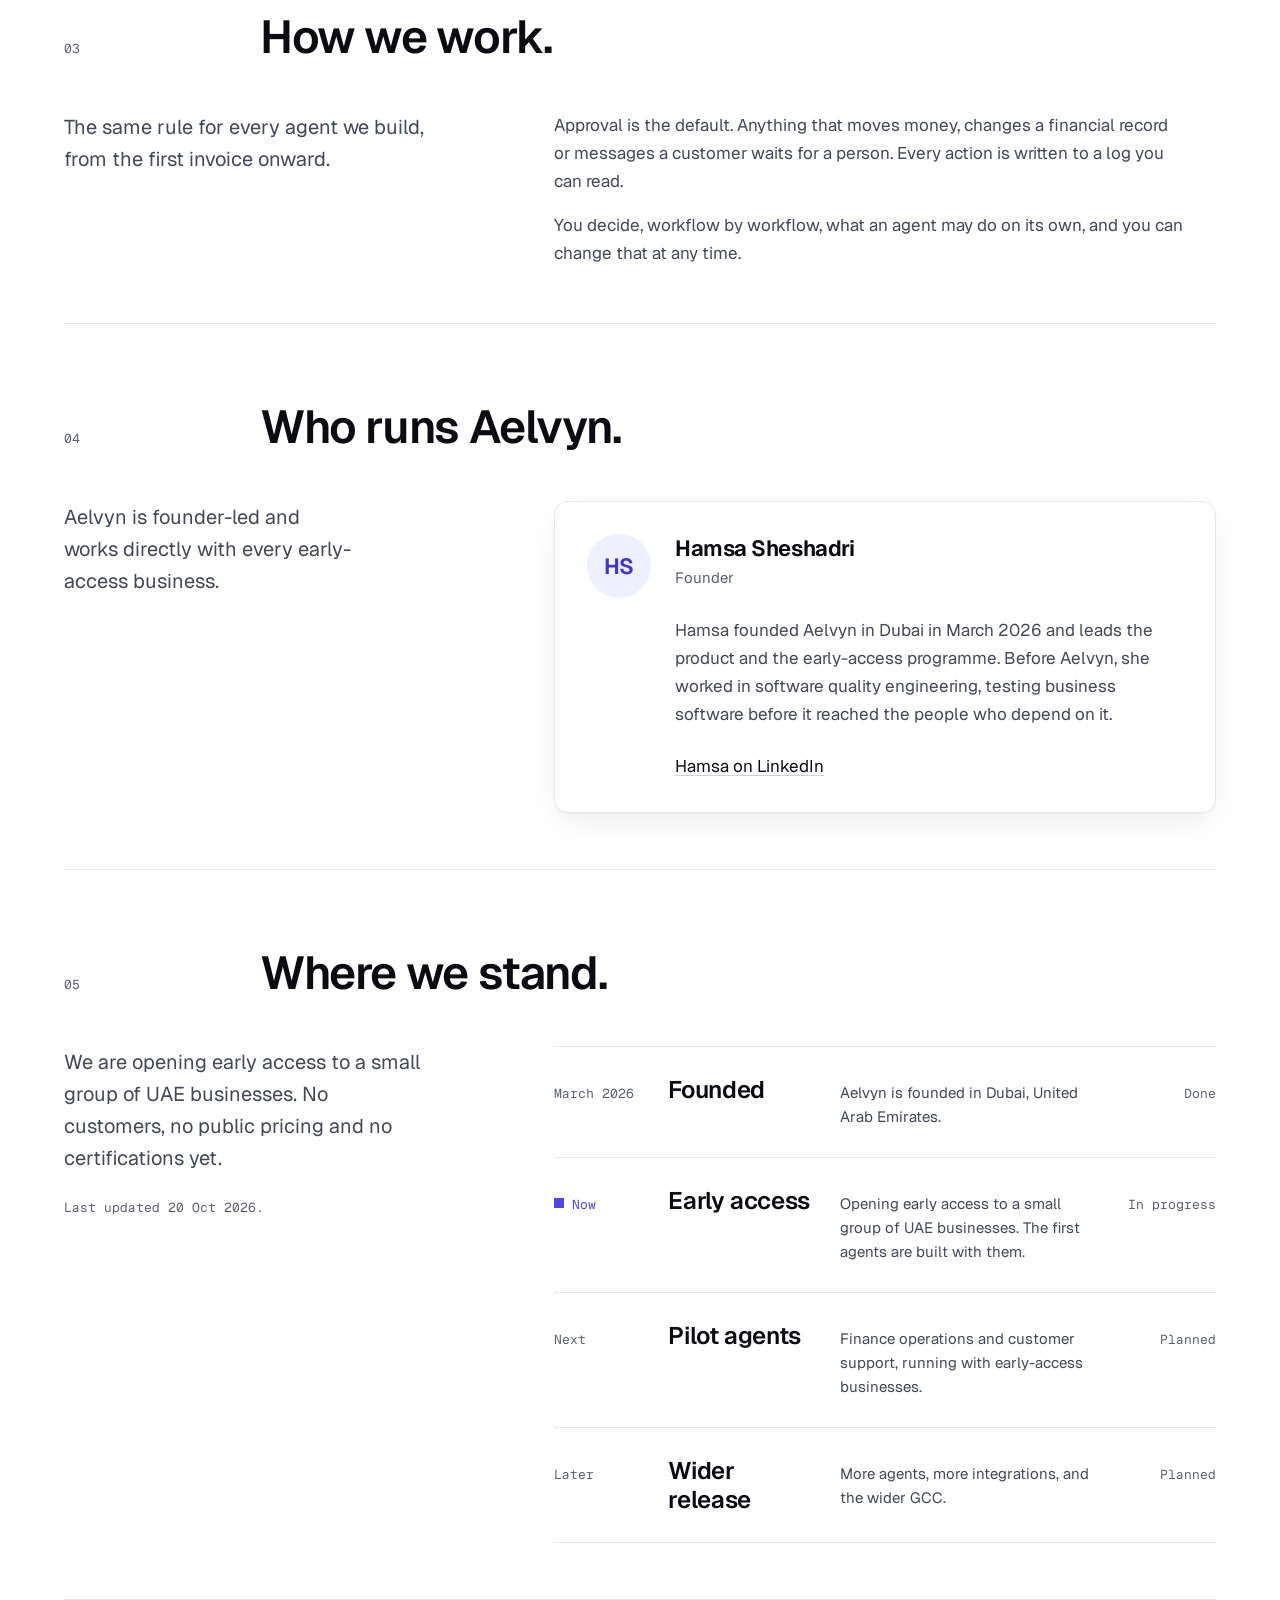
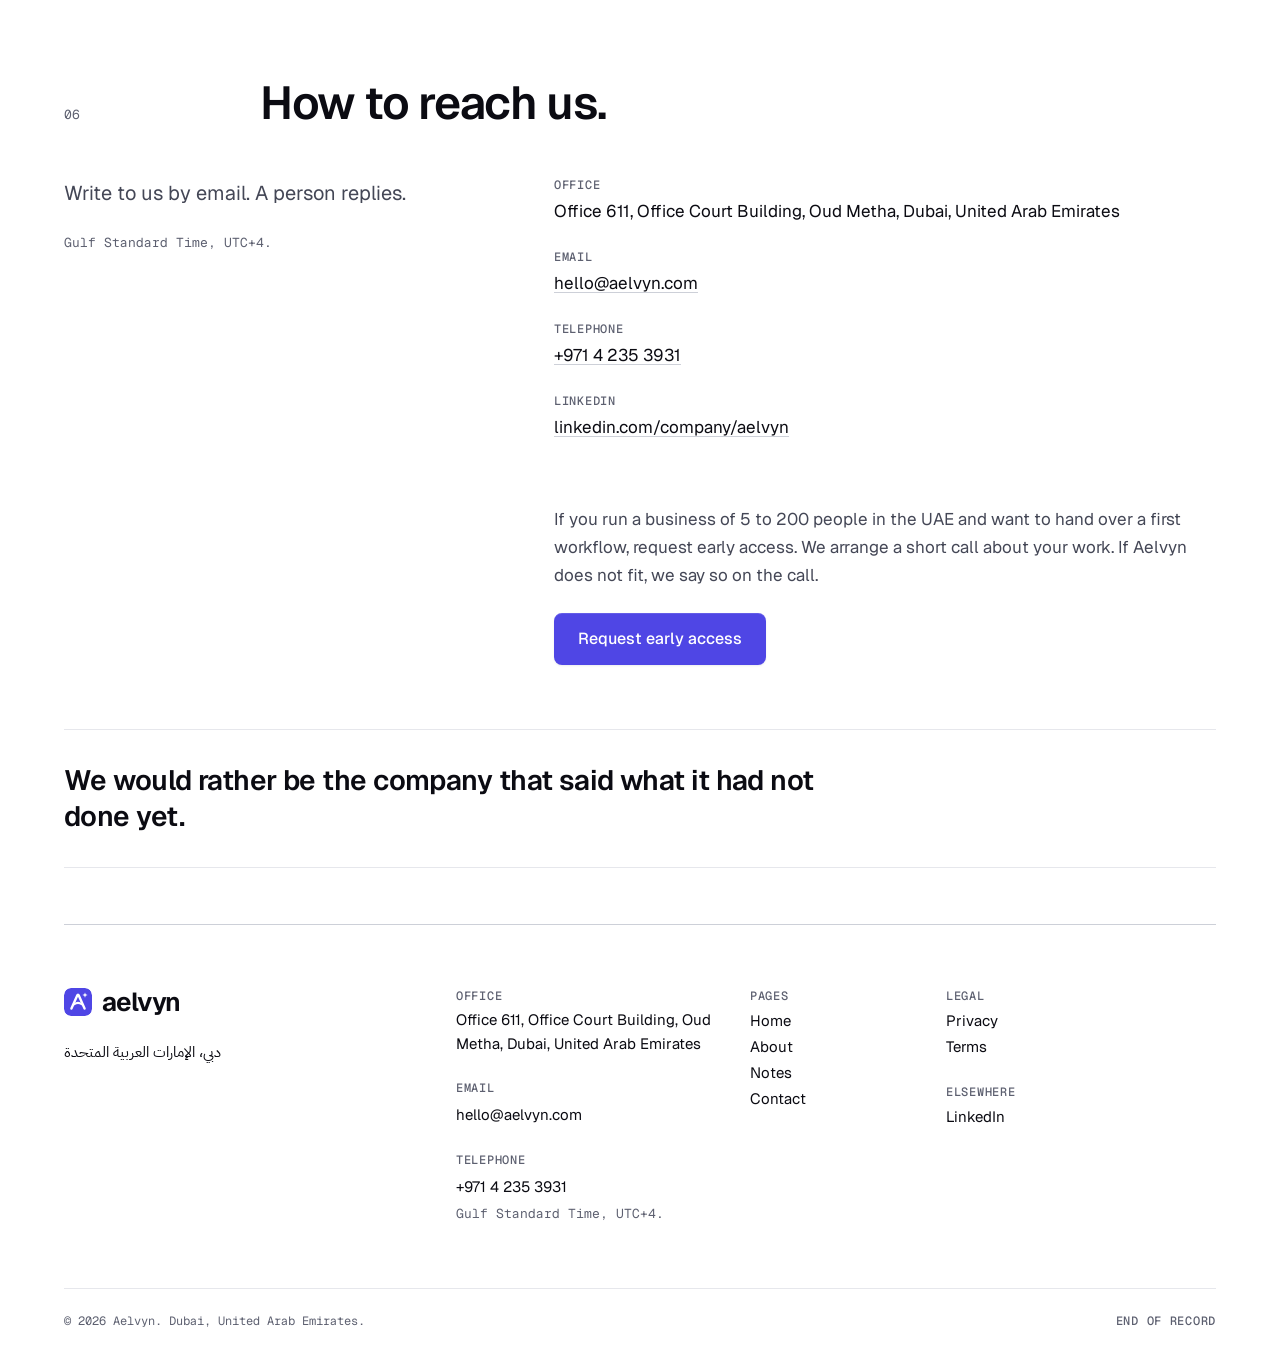
<file: about.html>
<!doctype html>
<html lang="en" class="no-js">
<head>
  <meta charset="utf-8">
  <meta name="viewport" content="width=device-width, initial-scale=1">
  <title>About, Aelvyn</title>
  <meta name="description" content="What Aelvyn is building, why we build it in the UAE, how the agents work and where the company stands in October 2026. Founded in Dubai. Opening early access to a small group of UAE businesses.">
  <link rel="canonical" href="https://aelvyn.com/about.html">
  <link rel="icon" href="assets/logo-mark.svg" type="image/svg+xml">
  <meta property="og:type" content="website">
  <meta property="og:title" content="About, Aelvyn">
  <meta property="og:description" content="What Aelvyn is building, why we build it in the UAE, how the agents work and where the company stands in October 2026. Founded in Dubai. Opening early access to a small group of UAE businesses.">
  <meta property="og:url" content="https://aelvyn.com/about.html">
  <meta property="og:image" content="https://aelvyn.com/assets/og-image.png">
  <meta name="twitter:card" content="summary_large_image">
  <link rel="preconnect" href="https://fonts.googleapis.com">
  <link rel="preconnect" href="https://fonts.gstatic.com" crossorigin>
  <link href="https://fonts.googleapis.com/css2?family=Geist:wght@400;500;600;700&family=Geist+Mono:wght@400;500&family=IBM+Plex+Sans+Arabic:wght@400;500&display=swap" rel="stylesheet">
  <link rel="stylesheet" href="styles.css?v=202611051125">
  <script>document.documentElement.classList.replace('no-js','js');</script>
  <script type="application/ld+json">
  {"@context":"https://schema.org","@type":"Organization","name":"Aelvyn","url":"https://aelvyn.com/","logo":"https://aelvyn.com/assets/logo.svg","email":"hello@aelvyn.com","telephone":"+971 4 235 3931","foundingDate":"2026-03","founder":{"@type":"Person","name":"Hamsa Sheshadri","jobTitle":"Founder","sameAs":"https://www.linkedin.com/in/hamsa-sheshadri-697946189/"},"address":{"@type":"PostalAddress","streetAddress":"Office 611, Office Court Building, Oud Metha","addressLocality":"Dubai","addressCountry":"AE"},"sameAs":["https://www.linkedin.com/company/aelvyn"]}
  </script>
</head>
<body>
<a class="skip-link" href="#top">Skip to content</a>

<header class="site-header">
  <div class="container header-inner">
    <a class="brand" href="index.html" aria-label="Aelvyn, home">
      <img class="brand-mark" src="assets/logo-mark.svg" alt="" width="28" height="28"><span class="brand-word">aelvyn</span>
    </a>
    <nav class="nav" aria-label="Site">
      <ul class="nav-list">
        <li><a class="nav-link" href="index.html#the-work">Product</a></li>
        <li><a class="nav-link" href="index.html#control">Control</a></li>
        <li><a class="nav-link is-current" aria-current="page" href="about.html">About</a></li>
        <li><a class="nav-link" href="blog.html">Notes</a></li>
        <li><a class="nav-link" href="contact.html">Contact</a></li>
      </ul>
      <a class="btn btn-secondary" href="index.html#early-access">Request early access</a>
      <button class="menu-btn" type="button" aria-expanded="false" aria-controls="nav-panel">Menu</button>
    </nav>
  </div>
  <div class="nav-panel" id="nav-panel" role="navigation" aria-label="Site menu">
    <ul>
      <li><a class="nav-link" href="index.html#the-work">Product</a></li>
      <li><a class="nav-link" href="index.html#control">Control</a></li>
      <li><a class="nav-link is-current" aria-current="page" href="about.html">About</a></li>
      <li><a class="nav-link" href="blog.html">Notes</a></li>
      <li><a class="nav-link" href="contact.html">Contact</a></li>
    </ul>
    <a class="btn btn-primary" href="index.html#early-access">Request early access</a>
  </div>
</header>

<main id="top" tabindex="-1">

  <!-- Page head -->
  <section class="page-head" aria-labelledby="page-title">
    <div class="container">
      <div class="masthead" aria-hidden="true">
        <span><span class="mast-full">About Aelvyn</span><span class="mast-mobile">About Aelvyn, Dubai, October 2026</span></span>
        <span>Dubai, United Arab Emirates</span>
        <span>October 2026</span>
      </div>
      <div class="grid mt-8">
        <h1 class="g1-9 h1-inner" id="page-title">Four agents for the back&nbsp;office, built in Dubai.</h1>
        <p class="g1-7 lead mt-3">This page records what Aelvyn is building, why we build it in the UAE, how the agents work and where the company stands, as of October 2026.</p>
      </div>
    </div>
  </section>

  <!-- 01 What we are building -->
  <section class="section" id="what-we-are-building" aria-labelledby="h-01">
    <div class="container">
      <div class="grid head">
        <span class="g1-2 num">01</span>
        <h2 class="g3-12" id="h-01">What we are building.</h2>
      </div>
      <div class="grid editorial">
        <div class="g1-4 ed-left">
          <p class="lead">Finance, sales, support and reporting, for businesses of 5 to 200 people.</p>
        </div>
        <div class="g6-12">
          <p class="body">Aelvyn builds AI agents for the everyday operations of small and mid-sized businesses in the UAE and GCC. Four areas: finance operations, which reads supplier invoices and prepares draft bills; sales operations, which captures leads and keeps the CRM current; customer support, which answers common questions in English and Arabic from your own documents; and reporting, which writes the daily and weekly numbers in plain language.</p>
          <p class="body">Each agent prepares work. A person approves what matters.</p>
        </div>
      </div>
    </div>
  </section>

  <!-- 02 Why the UAE -->
  <section class="section" id="why-the-uae" aria-labelledby="h-02">
    <div class="container">
      <div class="grid head">
        <span class="g1-2 num">02</span>
        <h2 class="g3-12" id="h-02">Why the UAE.</h2>
      </div>
      <div class="grid">
        <dl class="g1-7 spec">
          <div class="spec-row"><dt class="label">Languages</dt><dd>English and Arabic, as invoices here arrive in both</dd></div>
          <div class="spec-row"><dt class="label">TRN</dt><dd>The 15-digit Tax Registration Number, read on every invoice</dd></div>
          <div class="spec-row"><dt class="label">VAT</dt><dd>5%, checked line by line</dd></div>
          <div class="spec-row"><dt class="label">Channels</dt><dd>Email and WhatsApp, as customers here write on both</dd></div>
          <div class="spec-row"><dt class="label">Hosting</dt><dd>Built on AWS, encrypted in transit and at rest, designing for in-region hosting in the UAE</dd></div>
        </dl>
        <p class="g9-12 body">None of this is an edge case here. It is the first line of every workflow, so we build around it from the start, not as a translation afterwards.</p>
      </div>
    </div>
  </section>

  <!-- 03 How we work -->
  <section class="section" id="how-we-work" aria-labelledby="h-03">
    <div class="container">
      <div class="grid head">
        <span class="g1-2 num">03</span>
        <h2 class="g3-12" id="h-03">How we work.</h2>
      </div>
      <div class="grid editorial">
        <div class="g1-4 ed-left">
          <p class="lead">The same rule for every agent we build, from the first invoice onward.</p>
        </div>
        <div class="g6-12">
          <p class="body">Approval is the default. Anything that moves money, changes a financial record or messages a customer waits for a person. Every action is written to a log you can read.</p>
          <p class="body">You decide, workflow by workflow, what an agent may do on its own, and you can change that at any time.</p>
        </div>
      </div>
    </div>
  </section>

  <!-- 04 Who runs Aelvyn -->
  <section class="section" id="who-runs-aelvyn" aria-labelledby="h-04">
    <div class="container">
      <div class="grid head">
        <span class="g1-2 num">04</span>
        <h2 class="g3-12" id="h-04">Who runs Aelvyn.</h2>
      </div>
      <div class="grid editorial">
        <div class="g1-4 ed-left">
          <p class="lead">Aelvyn is founder-led and works directly with every early-access business.</p>
        </div>
        <div class="g6-12">
          <div class="founder-card">
            <div class="founder-initials" aria-hidden="true">HS</div>
            <div>
              <p class="founder-name">Hamsa Sheshadri</p>
              <p class="founder-role">Founder</p>
              <p class="body mt-3">Hamsa founded Aelvyn in Dubai in March 2026 and leads the product and the early-access programme. Before Aelvyn, she worked in software quality engineering, testing business software before it reached the people who depend on it.</p>
              <p class="mt-3"><a href="https://www.linkedin.com/in/hamsa-sheshadri-697946189/" rel="noopener">Hamsa on LinkedIn</a></p>
            </div>
          </div>
        </div>
      </div>
    </div>
  </section>

  <!-- 05 Where we stand -->
  <section class="section" id="where-we-stand" aria-labelledby="h-05">
    <div class="container">
      <div class="grid head">
        <span class="g1-2 num">05</span>
        <h2 class="g3-12" id="h-05">Where we stand.</h2>
      </div>
      <div class="grid editorial stand">
        <div class="g1-4 ed-left">
          <p class="lead">We are opening early access to a small group of UAE businesses. No customers, no public pricing and no certifications yet.</p>
          <p class="mono">Last updated 20 Oct 2026.</p>
        </div>
        <div class="g6-12">
          <div class="rows hoverable" role="list">
            <div class="grid row" role="listitem">
              <span class="g1-2 row-when mono">March 2026</span>
              <span class="g3-5 row-title serif">Founded</span>
              <span class="g6-10 row-desc">Aelvyn is founded in Dubai, United Arab Emirates.</span>
              <span class="g11-12 row-status mono">Done</span>
            </div>
            <div class="grid row" role="listitem">
              <span class="g1-2 row-when mono now-marker">Now</span>
              <span class="g3-5 row-title serif">Early access</span>
              <span class="g6-10 row-desc">Opening early access to a small group of UAE businesses. The first agents are built with them.</span>
              <span class="g11-12 row-status mono">In progress</span>
            </div>
            <div class="grid row" role="listitem">
              <span class="g1-2 row-when mono">Next</span>
              <span class="g3-5 row-title serif">Pilot agents</span>
              <span class="g6-10 row-desc">Finance operations and customer support, running with early-access businesses.</span>
              <span class="g11-12 row-status mono">Planned</span>
            </div>
            <div class="grid row" role="listitem">
              <span class="g1-2 row-when mono">Later</span>
              <span class="g3-5 row-title serif">Wider release</span>
              <span class="g6-10 row-desc">More agents, more integrations, and the wider GCC.</span>
              <span class="g11-12 row-status mono">Planned</span>
            </div>
          </div>
        </div>
      </div>
    </div>
  </section>

  <!-- 06 How to reach us -->
  <section class="section" id="how-to-reach-us" aria-labelledby="h-06">
    <div class="container">
      <div class="grid head">
        <span class="g1-2 num">06</span>
        <h2 class="g3-12" id="h-06">How to reach us.</h2>
      </div>
      <div class="grid editorial">
        <div class="g1-4 ed-left">
          <p class="lead">Write to us by email. A person replies.</p>
          <p class="mono">Gulf Standard Time, UTC+4.</p>
        </div>
        <div class="g6-12">
          <address class="addr">
            <span class="label">Office</span>
            <p>Office 611, Office Court Building, Oud Metha, Dubai, United Arab Emirates</p>
            <span class="label">Email</span>
            <p><a href="mailto:hello@aelvyn.com">hello@aelvyn.com</a></p>
            <span class="label">Telephone</span>
            <p><a href="tel:+97142353931">+971 4 235 3931</a></p>
            <span class="label">LinkedIn</span>
            <p><a href="https://www.linkedin.com/company/aelvyn" rel="noopener">linkedin.com/company/aelvyn</a></p>
          </address>
          <p class="body mt-8">If you run a business of 5 to 200 people in the UAE and want to hand over a first workflow, request early access. We arrange a short call about your work. If Aelvyn does not fit, we say so on the call.</p>
          <div class="btn-row mt-3">
            <a class="btn btn-primary" href="index.html#early-access">Request early access</a>
          </div>
        </div>
      </div>

      <div class="grid mt-8">
        <div class="g1-12 closing">
          <div class="grid">
            <p class="g1-9">We would rather be the company that said what it had not done yet.</p>
          </div>
        </div>
      </div>
    </div>
  </section>

</main>

<footer class="site-footer">
  <div class="container">
    <div class="grid footer-grid">
      <div class="g1-4 footer-col">
        <a class="brand" href="index.html" aria-label="Aelvyn, home">
          <img class="brand-mark" src="assets/logo-mark.svg" alt="" width="28" height="28"><span class="brand-word">aelvyn</span>
        </a>
        <p class="footer-ar" lang="ar" dir="rtl">دبي، الإمارات العربية المتحدة</p>
      </div>
      <div class="g5-7 footer-col">
        <span class="label">Office</span>
        <p>Office 611, Office Court Building, Oud Metha, Dubai, United Arab Emirates</p>
        <span class="label">Email</span>
        <a class="footer-link" href="mailto:hello@aelvyn.com">hello@aelvyn.com</a>
        <span class="label">Telephone</span>
        <a class="footer-link" href="tel:+97142353931">+971 4 235 3931</a>
        <span class="mono">Gulf Standard Time, UTC+4.</span>
      </div>
      <div class="g8-9 footer-col">
        <span class="label">Pages</span>
        <ul>
          <li><a class="footer-link" href="index.html">Home</a></li>
          <li><a class="footer-link" href="about.html">About</a></li>
          <li><a class="footer-link" href="blog.html">Notes</a></li>
          <li><a class="footer-link" href="contact.html">Contact</a></li>
        </ul>
      </div>
      <div class="g10-12 footer-col">
        <span class="label">Legal</span>
        <ul>
          <li><a class="footer-link" href="privacy.html">Privacy</a></li>
          <li><a class="footer-link" href="terms.html">Terms</a></li>
        </ul>
        <span class="label">Elsewhere</span>
        <ul>
          <li><a class="footer-link" href="https://www.linkedin.com/company/aelvyn" rel="noopener">LinkedIn</a></li>
        </ul>
      </div>
    </div>
    <div class="footer-bottom">
      <span>© 2026 Aelvyn. Dubai, United Arab Emirates.</span>
      <span class="end">End of record</span>
    </div>
  </div>
</footer>

<script src="script.js?v=202611051125"></script>
</body>
</html>
</file>
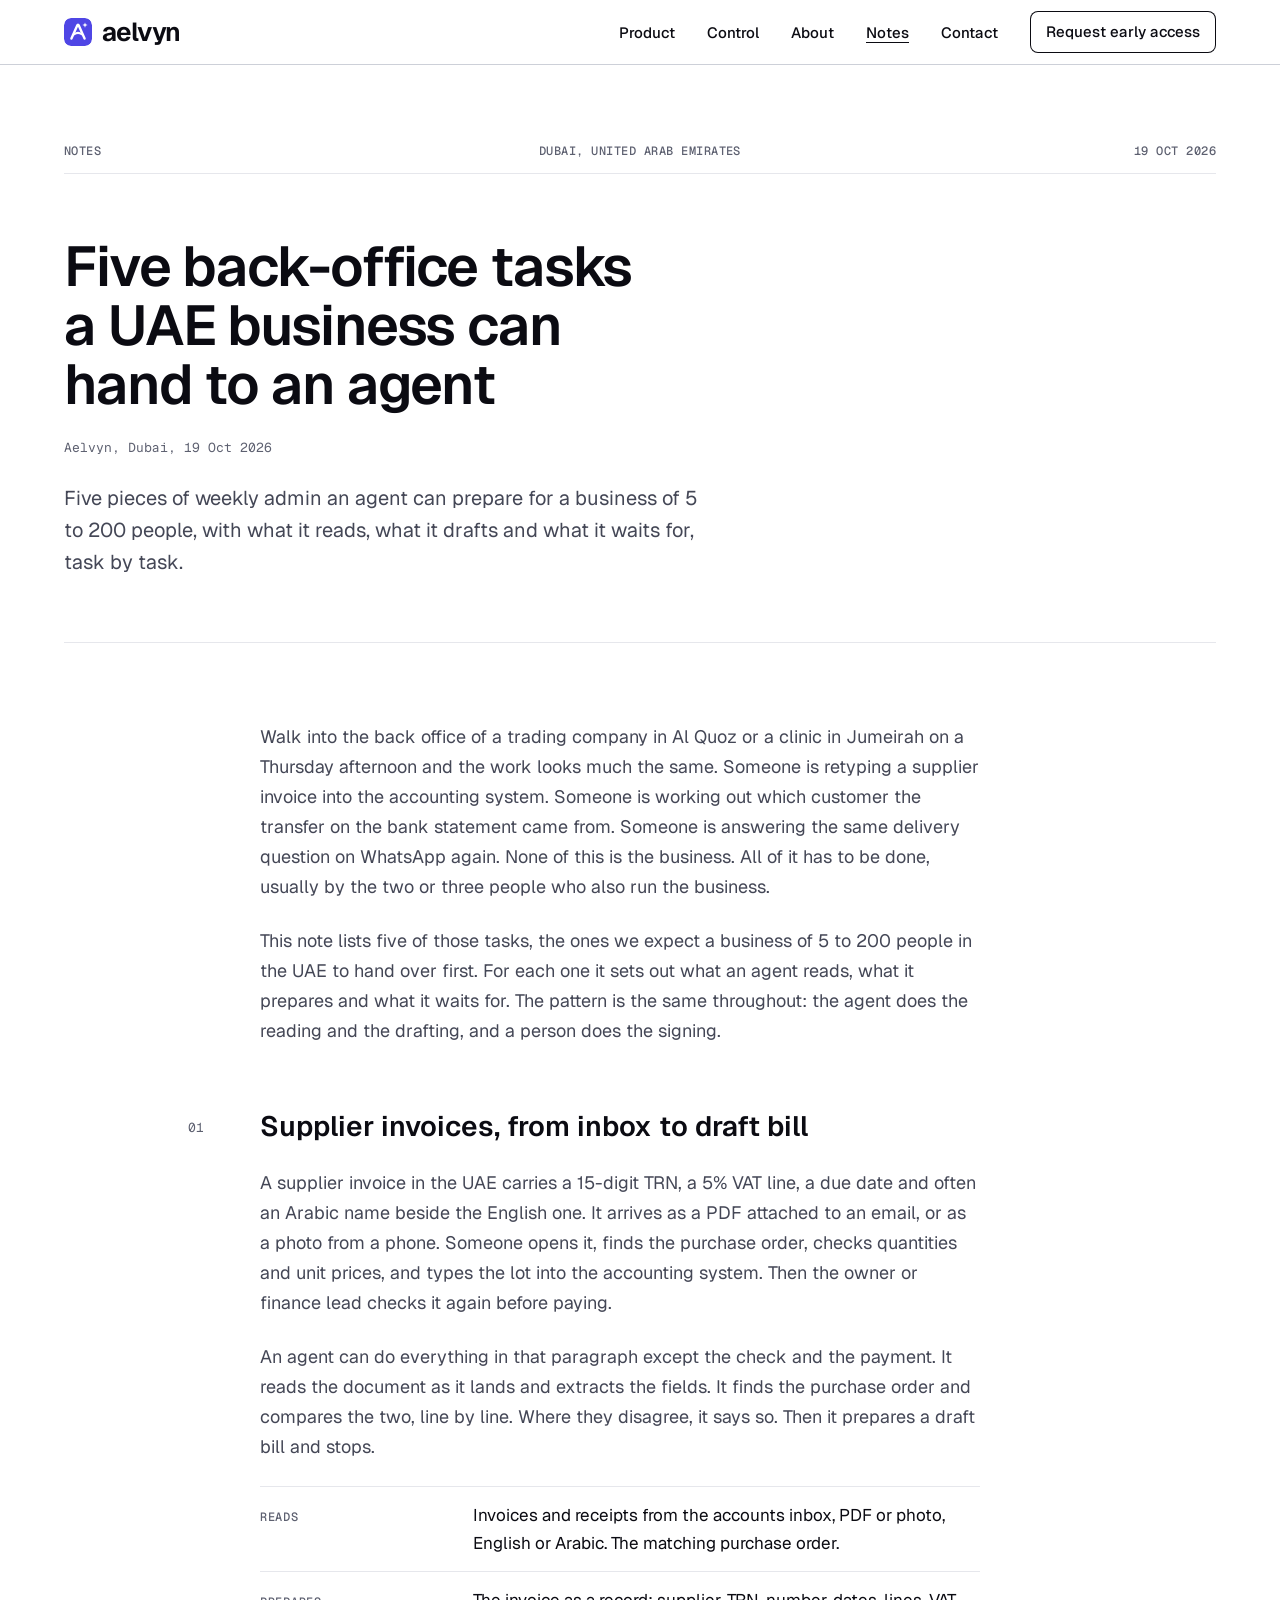
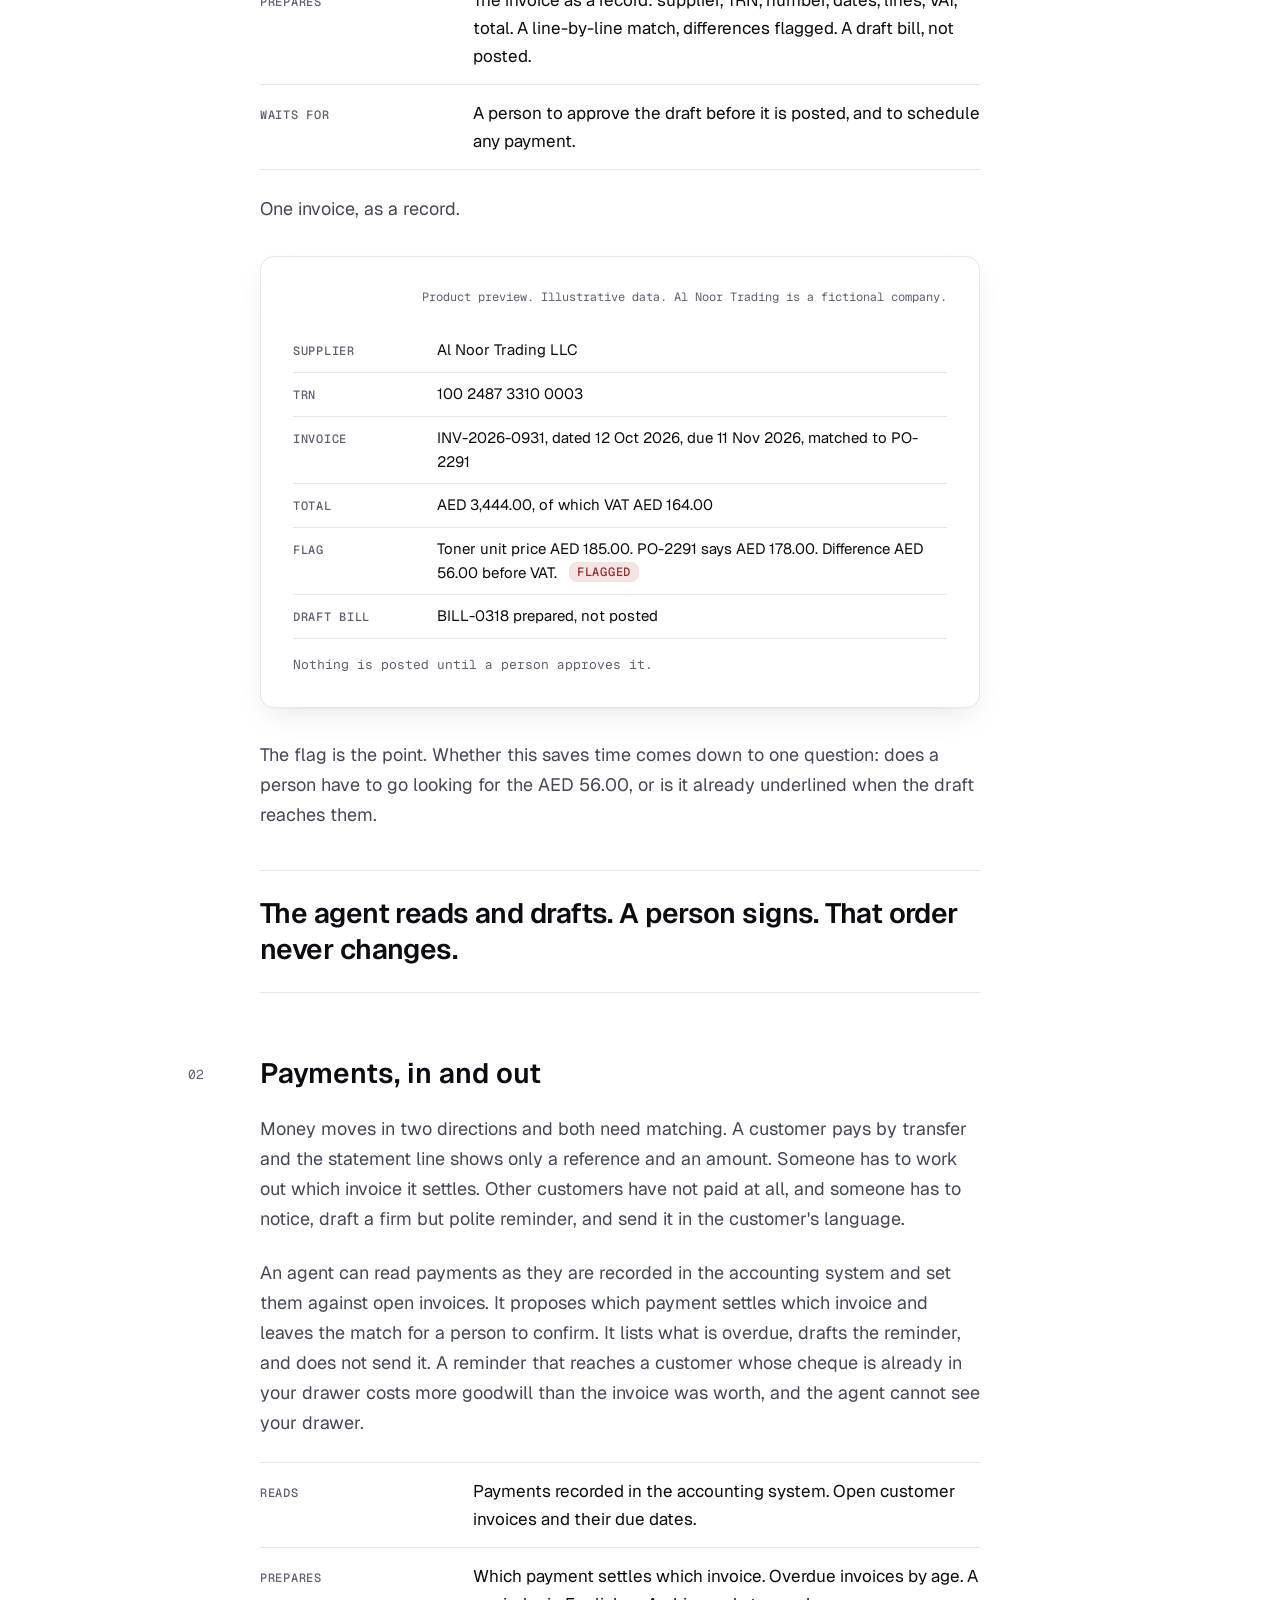
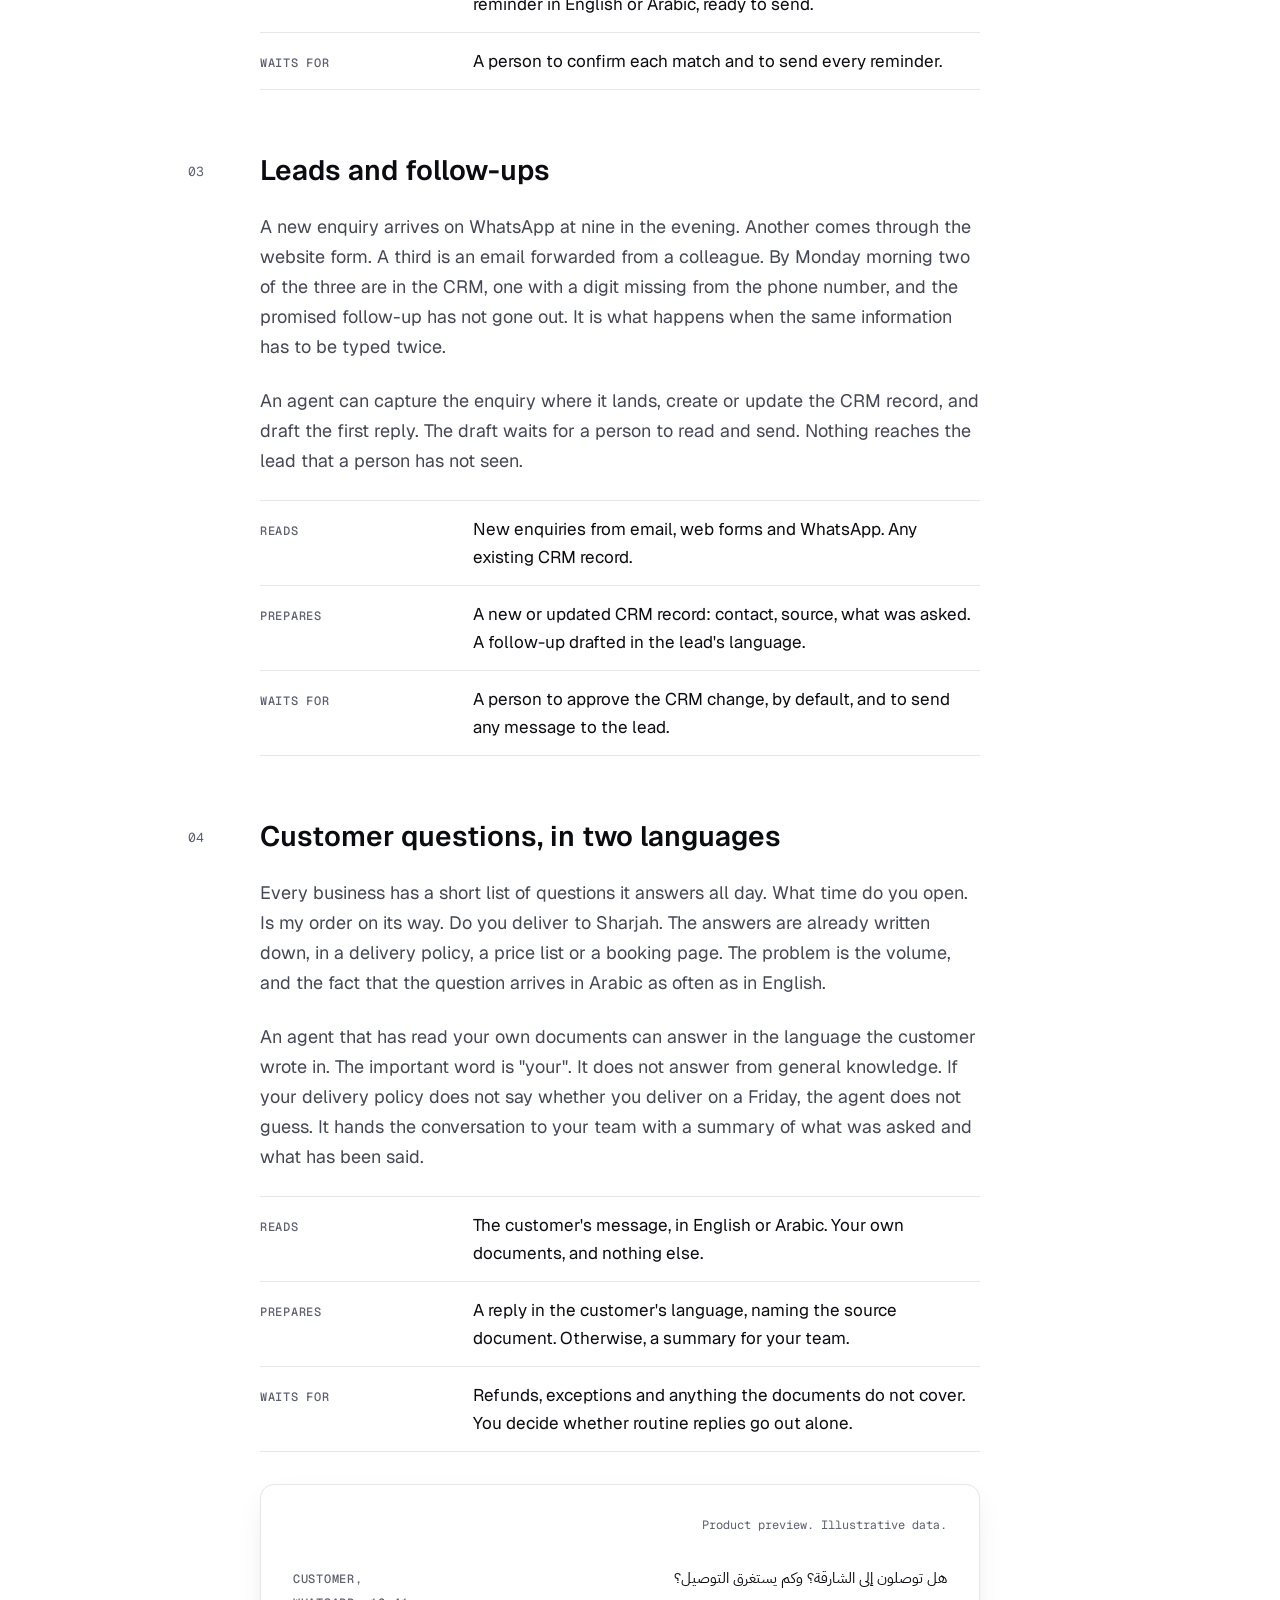
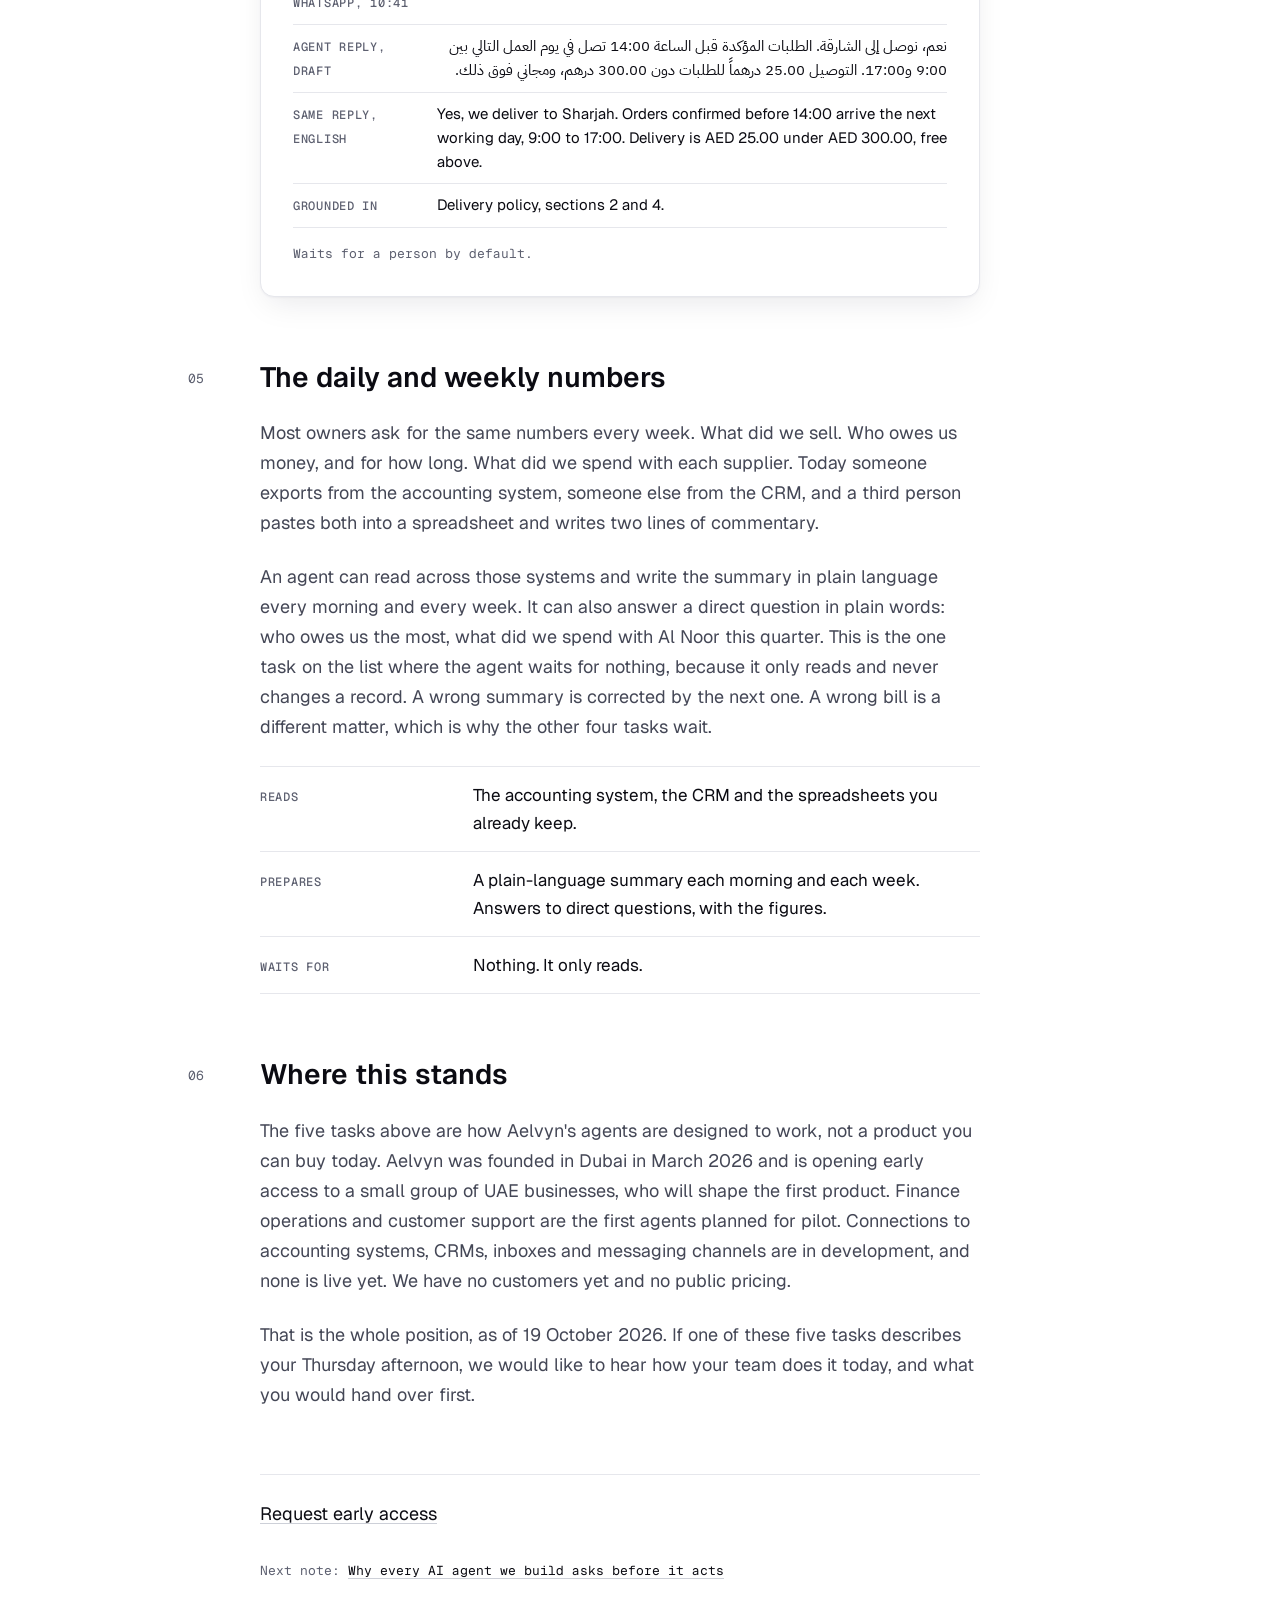
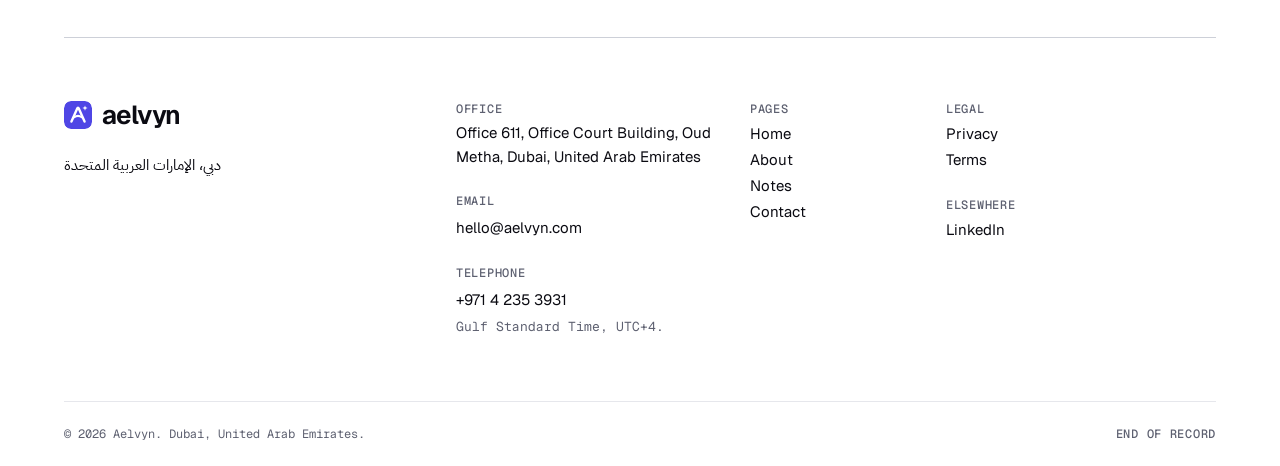
<file: blog-back-office-tasks-ai-agents.html>
<!doctype html>
<html lang="en" class="no-js">
<head>
  <meta charset="utf-8">
  <meta name="viewport" content="width=device-width, initial-scale=1">
  <title>Five back-office tasks a UAE business can hand to an agent, Aelvyn</title>
  <meta name="description" content="Five pieces of weekly admin an agent can prepare for a UAE business of 5 to 200 people, with what it reads, what it drafts and what it waits for.">
  <link rel="canonical" href="https://aelvyn.com/blog-back-office-tasks-ai-agents.html">
  <link rel="icon" href="assets/logo-mark.svg" type="image/svg+xml">
  <meta property="og:type" content="article">
  <meta property="og:title" content="Five back-office tasks a UAE business can hand to an agent, Aelvyn">
  <meta property="og:description" content="Five pieces of weekly admin an agent can prepare for a UAE business of 5 to 200 people, with what it reads, what it drafts and what it waits for.">
  <meta property="og:url" content="https://aelvyn.com/blog-back-office-tasks-ai-agents.html">
  <meta property="og:image" content="https://aelvyn.com/assets/og-image.png">
  <meta property="article:published_time" content="2026-10-19">
  <meta name="twitter:card" content="summary_large_image">
  <link rel="preconnect" href="https://fonts.googleapis.com">
  <link rel="preconnect" href="https://fonts.gstatic.com" crossorigin>
  <link href="https://fonts.googleapis.com/css2?family=Geist:wght@400;500;600;700&family=Geist+Mono:wght@400;500&family=IBM+Plex+Sans+Arabic:wght@400;500&display=swap" rel="stylesheet">
  <link rel="stylesheet" href="styles.css?v=202611051125">
  <script>document.documentElement.classList.replace('no-js','js');</script>
  <script type="application/ld+json">
  {"@context":"https://schema.org","@type":"Organization","name":"Aelvyn","url":"https://aelvyn.com/","logo":"https://aelvyn.com/assets/logo.svg","email":"hello@aelvyn.com","telephone":"+971 4 235 3931","foundingDate":"2026-03","founder":{"@type":"Person","name":"Hamsa Sheshadri","jobTitle":"Founder","sameAs":"https://www.linkedin.com/in/hamsa-sheshadri-697946189/"},"address":{"@type":"PostalAddress","streetAddress":"Office 611, Office Court Building, Oud Metha","addressLocality":"Dubai","addressCountry":"AE"},"sameAs":["https://www.linkedin.com/company/aelvyn"]}
  </script>
  <script type="application/ld+json">
  {"@context":"https://schema.org","@type":"BlogPosting","headline":"Five back-office tasks a UAE business can hand to an agent","description":"Five pieces of weekly admin an agent can prepare for a UAE business of 5 to 200 people, with what it reads, what it drafts and what it waits for.","datePublished":"2026-10-19","inLanguage":"en","author":{"@type":"Organization","name":"Aelvyn","url":"https://aelvyn.com/"},"publisher":{"@type":"Organization","name":"Aelvyn","url":"https://aelvyn.com/","logo":{"@type":"ImageObject","url":"https://aelvyn.com/assets/logo.svg"}},"mainEntityOfPage":"https://aelvyn.com/blog-back-office-tasks-ai-agents.html","image":"https://aelvyn.com/assets/og-image.png"}
  </script>
</head>
<body>
<a class="skip-link" href="#top">Skip to content</a>

<header class="site-header">
  <div class="container header-inner">
    <a class="brand" href="index.html" aria-label="Aelvyn, home">
      <img class="brand-mark" src="assets/logo-mark.svg" alt="" width="28" height="28"><span class="brand-word">aelvyn</span>
    </a>
    <nav class="nav" aria-label="Site">
      <ul class="nav-list">
        <li><a class="nav-link" href="index.html#the-work">Product</a></li>
        <li><a class="nav-link" href="index.html#control">Control</a></li>
        <li><a class="nav-link" href="about.html">About</a></li>
        <li><a class="nav-link is-current" aria-current="page" href="blog.html">Notes</a></li>
        <li><a class="nav-link" href="contact.html">Contact</a></li>
      </ul>
      <a class="btn btn-secondary" href="index.html#early-access">Request early access</a>
      <button class="menu-btn" type="button" aria-expanded="false" aria-controls="nav-panel">Menu</button>
    </nav>
  </div>
  <div class="nav-panel" id="nav-panel" role="navigation" aria-label="Site menu">
    <ul>
      <li><a class="nav-link" href="index.html#the-work">Product</a></li>
      <li><a class="nav-link" href="index.html#control">Control</a></li>
      <li><a class="nav-link" href="about.html">About</a></li>
      <li><a class="nav-link is-current" aria-current="page" href="blog.html">Notes</a></li>
      <li><a class="nav-link" href="contact.html">Contact</a></li>
    </ul>
    <a class="btn btn-primary" href="index.html#early-access">Request early access</a>
  </div>
</header>

<main id="top" tabindex="-1">
  <article>
    <section class="page-head" aria-labelledby="page-title">
      <div class="container">
        <div class="masthead" aria-hidden="true">
          <span><span class="mast-full">Notes</span><span class="mast-mobile">Notes, Dubai, 19 Oct 2026</span></span>
          <span>Dubai, United Arab Emirates</span>
          <span>19 Oct 2026</span>
        </div>
        <div class="grid mt-8">
          <h1 class="g1-9 h1-inner" id="page-title">Five back-office tasks a UAE business can hand to an agent</h1>
          <p class="g1-12 byline mono">Aelvyn, Dubai, <time datetime="2026-10-19">19 Oct 2026</time></p>
          <p class="g1-7 lead mt-3">Five pieces of weekly admin an agent can prepare for a business of 5 to 200 people, with what it reads, what it drafts and what it waits for, task by&nbsp;task.</p>
        </div>
      </div>
    </section>

    <section class="section" aria-label="Note">
      <div class="container">
        <div class="grid">
          <div class="g3-10 article-body">

            <p>Walk into the back office of a trading company in Al Quoz or a clinic in Jumeirah on a Thursday afternoon and the work looks much the same. Someone is retyping a supplier invoice into the accounting system. Someone is working out which customer the transfer on the bank statement came from. Someone is answering the same delivery question on WhatsApp again. None of this is the business. All of it has to be done, usually by the two or three people who also run the business.</p>

            <p>This note lists five of those tasks, the ones we expect a business of 5 to 200 people in the UAE to hand over first. For each one it sets out what an agent reads, what it prepares and what it waits for. The pattern is the same throughout: the agent does the reading and the drafting, and a person does the signing.</p>

            <h2><span class="num" aria-hidden="true">01</span>Supplier invoices, from inbox to draft bill</h2>

            <p>A supplier invoice in the UAE carries a 15-digit TRN, a 5% VAT line, a due date and often an Arabic name beside the English one. It arrives as a PDF attached to an email, or as a photo from a phone. Someone opens it, finds the purchase order, checks quantities and unit prices, and types the lot into the accounting system. Then the owner or finance lead checks it again before paying.</p>

            <p>An agent can do everything in that paragraph except the check and the payment. It reads the document as it lands and extracts the fields. It finds the purchase order and compares the two, line by line. Where they disagree, it says so. Then it prepares a draft bill and stops.</p>

            <dl class="spec mt-3">
              <div class="spec-row"><dt class="label">Reads</dt><dd>Invoices and receipts from the accounts inbox, PDF or photo, English or Arabic. The matching purchase order.</dd></div>
              <div class="spec-row"><dt class="label">Prepares</dt><dd>The invoice as a record: supplier, TRN, number, dates, lines, VAT, total. A line-by-line match, differences flagged. A draft bill, not posted.</dd></div>
              <div class="spec-row"><dt class="label">Waits for</dt><dd>A person to approve the draft before it is posted, and to schedule any payment.</dd></div>
            </dl>

            <p class="mt-3">One invoice, as a record.</p>

            <div class="sheet">
              <p class="sheet-note">Product preview. Illustrative data. Al Noor Trading is a fictional company.</p>
              <dl class="record">
                <div class="rec"><dt>Supplier</dt><dd>Al Noor Trading LLC</dd></div>
                <div class="rec"><dt>TRN</dt><dd>100 2487 3310 0003</dd></div>
                <div class="rec"><dt>Invoice</dt><dd>INV-2026-0931, dated 12 Oct 2026, due 11 Nov 2026, matched to PO-2291</dd></div>
                <div class="rec"><dt>Total</dt><dd>AED 3,444.00, of which VAT AED 164.00</dd></div>
                <div class="rec"><dt>Flag</dt><dd>Toner unit price AED 185.00. PO-2291 says AED 178.00. Difference AED 56.00 before VAT. <span class="chip chip-declined">Flagged</span></dd></div>
                <div class="rec"><dt>Draft bill</dt><dd>BILL-0318 prepared, not posted</dd></div>
              </dl>
              <p class="table-note mono">Nothing is posted until a person approves it.</p>
            </div>

            <p>The flag is the point. Whether this saves time comes down to one question: does a person have to go looking for the AED 56.00, or is it already underlined when the draft reaches them.</p>

            <blockquote class="pullquote">The agent reads and drafts. A person signs. That order never changes.</blockquote>

            <h2><span class="num" aria-hidden="true">02</span>Payments, in and out</h2>

            <p>Money moves in two directions and both need matching. A customer pays by transfer and the statement line shows only a reference and an amount. Someone has to work out which invoice it settles. Other customers have not paid at all, and someone has to notice, draft a firm but polite reminder, and send it in the customer's language.</p>

            <p>An agent can read payments as they are recorded in the accounting system and set them against open invoices. It proposes which payment settles which invoice and leaves the match for a person to confirm. It lists what is overdue, drafts the reminder, and does not send it. A reminder that reaches a customer whose cheque is already in your drawer costs more goodwill than the invoice was worth, and the agent cannot see your drawer.</p>

            <dl class="spec mt-3">
              <div class="spec-row"><dt class="label">Reads</dt><dd>Payments recorded in the accounting system. Open customer invoices and their due dates.</dd></div>
              <div class="spec-row"><dt class="label">Prepares</dt><dd>Which payment settles which invoice. Overdue invoices by age. A reminder in English or Arabic, ready to send.</dd></div>
              <div class="spec-row"><dt class="label">Waits for</dt><dd>A person to confirm each match and to send every reminder.</dd></div>
            </dl>

            <h2><span class="num" aria-hidden="true">03</span>Leads and follow-ups</h2>

            <p>A new enquiry arrives on WhatsApp at nine in the evening. Another comes through the website form. A third is an email forwarded from a colleague. By Monday morning two of the three are in the CRM, one with a digit missing from the phone number, and the promised follow-up has not gone out. It is what happens when the same information has to be typed twice.</p>

            <p>An agent can capture the enquiry where it lands, create or update the CRM record, and draft the first reply. The draft waits for a person to read and send. Nothing reaches the lead that a person has not seen.</p>

            <dl class="spec mt-3">
              <div class="spec-row"><dt class="label">Reads</dt><dd>New enquiries from email, web forms and WhatsApp. Any existing CRM record.</dd></div>
              <div class="spec-row"><dt class="label">Prepares</dt><dd>A new or updated CRM record: contact, source, what was asked. A follow-up drafted in the lead's language.</dd></div>
              <div class="spec-row"><dt class="label">Waits for</dt><dd>A person to approve the CRM change, by default, and to send any message to the lead.</dd></div>
            </dl>

            <h2><span class="num" aria-hidden="true">04</span>Customer questions, in two languages</h2>

            <p>Every business has a short list of questions it answers all day. What time do you open. Is my order on its way. Do you deliver to Sharjah. The answers are already written down, in a delivery policy, a price list or a booking page. The problem is the volume, and the fact that the question arrives in Arabic as often as in English.</p>

            <p>An agent that has read your own documents can answer in the language the customer wrote in. The important word is "your". It does not answer from general knowledge. If your delivery policy does not say whether you deliver on a Friday, the agent does not guess. It hands the conversation to your team with a summary of what was asked and what has been said.</p>

            <dl class="spec mt-3">
              <div class="spec-row"><dt class="label">Reads</dt><dd>The customer's message, in English or Arabic. Your own documents, and nothing else.</dd></div>
              <div class="spec-row"><dt class="label">Prepares</dt><dd>A reply in the customer's language, naming the source document. Otherwise, a summary for your team.</dd></div>
              <div class="spec-row"><dt class="label">Waits for</dt><dd>Refunds, exceptions and anything the documents do not cover. You decide whether routine replies go out alone.</dd></div>
            </dl>

            <div class="sheet">
              <p class="sheet-note">Product preview. Illustrative data.</p>
              <dl class="record">
                <div class="rec"><dt>Customer, WhatsApp, 10:41</dt><dd lang="ar" dir="rtl">هل توصلون إلى الشارقة؟ وكم يستغرق التوصيل؟</dd></div>
                <div class="rec"><dt>Agent reply, draft</dt><dd lang="ar" dir="rtl">نعم، نوصل إلى الشارقة. الطلبات المؤكدة قبل الساعة 14:00 تصل في يوم العمل التالي بين 9:00 و17:00. التوصيل 25.00 درهماً للطلبات دون 300.00 درهم، ومجاني فوق ذلك.</dd></div>
                <div class="rec"><dt>Same reply, English</dt><dd>Yes, we deliver to Sharjah. Orders confirmed before 14:00 arrive the next working day, 9:00 to 17:00. Delivery is AED 25.00 under AED 300.00, free above.</dd></div>
                <div class="rec"><dt>Grounded in</dt><dd>Delivery policy, sections 2 and 4.</dd></div>
              </dl>
              <p class="table-note mono">Waits for a person by default.</p>
            </div>

            <h2><span class="num" aria-hidden="true">05</span>The daily and weekly numbers</h2>

            <p>Most owners ask for the same numbers every week. What did we sell. Who owes us money, and for how long. What did we spend with each supplier. Today someone exports from the accounting system, someone else from the CRM, and a third person pastes both into a spreadsheet and writes two lines of commentary.</p>

            <p>An agent can read across those systems and write the summary in plain language every morning and every week. It can also answer a direct question in plain words: who owes us the most, what did we spend with Al Noor this quarter. This is the one task on the list where the agent waits for nothing, because it only reads and never changes a record. A wrong summary is corrected by the next one. A wrong bill is a different matter, which is why the other four tasks wait.</p>

            <dl class="spec mt-3">
              <div class="spec-row"><dt class="label">Reads</dt><dd>The accounting system, the CRM and the spreadsheets you already keep.</dd></div>
              <div class="spec-row"><dt class="label">Prepares</dt><dd>A plain-language summary each morning and each week. Answers to direct questions, with the figures.</dd></div>
              <div class="spec-row"><dt class="label">Waits for</dt><dd>Nothing. It only reads.</dd></div>
            </dl>

            <h2><span class="num" aria-hidden="true">06</span>Where this stands</h2>

            <p>The five tasks above are how Aelvyn's agents are designed to work, not a product you can buy today. Aelvyn was founded in Dubai in March 2026 and is opening early access to a small group of UAE businesses, who will shape the first product. Finance operations and customer support are the first agents planned for pilot. Connections to accounting systems, CRMs, inboxes and messaging channels are in development, and none is live yet. We have no customers yet and no public pricing.</p>

            <p>That is the whole position, as of 19 October 2026. If one of these five tasks describes your Thursday afternoon, we would like to hear how your team does it today, and what you would hand over first.</p>

            <div class="article-end">
              <p><a class="link" href="index.html#early-access">Request early access</a></p>
              <nav class="article-nav" aria-label="Other notes">
                <span class="mono">Next note: <a class="link" href="blog-why-our-agents-ask-first.html">Why every AI agent we build asks before it acts</a></span>
              </nav>
            </div>

          </div>
        </div>
      </div>
    </section>
  </article>
</main>

<footer class="site-footer">
  <div class="container">
    <div class="grid footer-grid">
      <div class="g1-4 footer-col">
        <a class="brand" href="index.html" aria-label="Aelvyn, home">
          <img class="brand-mark" src="assets/logo-mark.svg" alt="" width="28" height="28"><span class="brand-word">aelvyn</span>
        </a>
        <p class="footer-ar" lang="ar" dir="rtl">دبي، الإمارات العربية المتحدة</p>
      </div>
      <div class="g5-7 footer-col">
        <span class="label">Office</span>
        <p>Office 611, Office Court Building, Oud Metha, Dubai, United Arab Emirates</p>
        <span class="label">Email</span>
        <a class="footer-link" href="mailto:hello@aelvyn.com">hello@aelvyn.com</a>
        <span class="label">Telephone</span>
        <a class="footer-link" href="tel:+97142353931">+971 4 235 3931</a>
        <span class="mono">Gulf Standard Time, UTC+4.</span>
      </div>
      <div class="g8-9 footer-col">
        <span class="label">Pages</span>
        <ul>
          <li><a class="footer-link" href="index.html">Home</a></li>
          <li><a class="footer-link" href="about.html">About</a></li>
          <li><a class="footer-link" href="blog.html">Notes</a></li>
          <li><a class="footer-link" href="contact.html">Contact</a></li>
        </ul>
      </div>
      <div class="g10-12 footer-col">
        <span class="label">Legal</span>
        <ul>
          <li><a class="footer-link" href="privacy.html">Privacy</a></li>
          <li><a class="footer-link" href="terms.html">Terms</a></li>
        </ul>
        <span class="label">Elsewhere</span>
        <ul>
          <li><a class="footer-link" href="https://www.linkedin.com/company/aelvyn" rel="noopener">LinkedIn</a></li>
        </ul>
      </div>
    </div>
    <div class="footer-bottom">
      <span>© 2026 Aelvyn. Dubai, United Arab Emirates.</span>
      <span class="end">End of record</span>
    </div>
  </div>
</footer>

<script src="script.js?v=202611051125"></script>
</body>
</html>
</file>
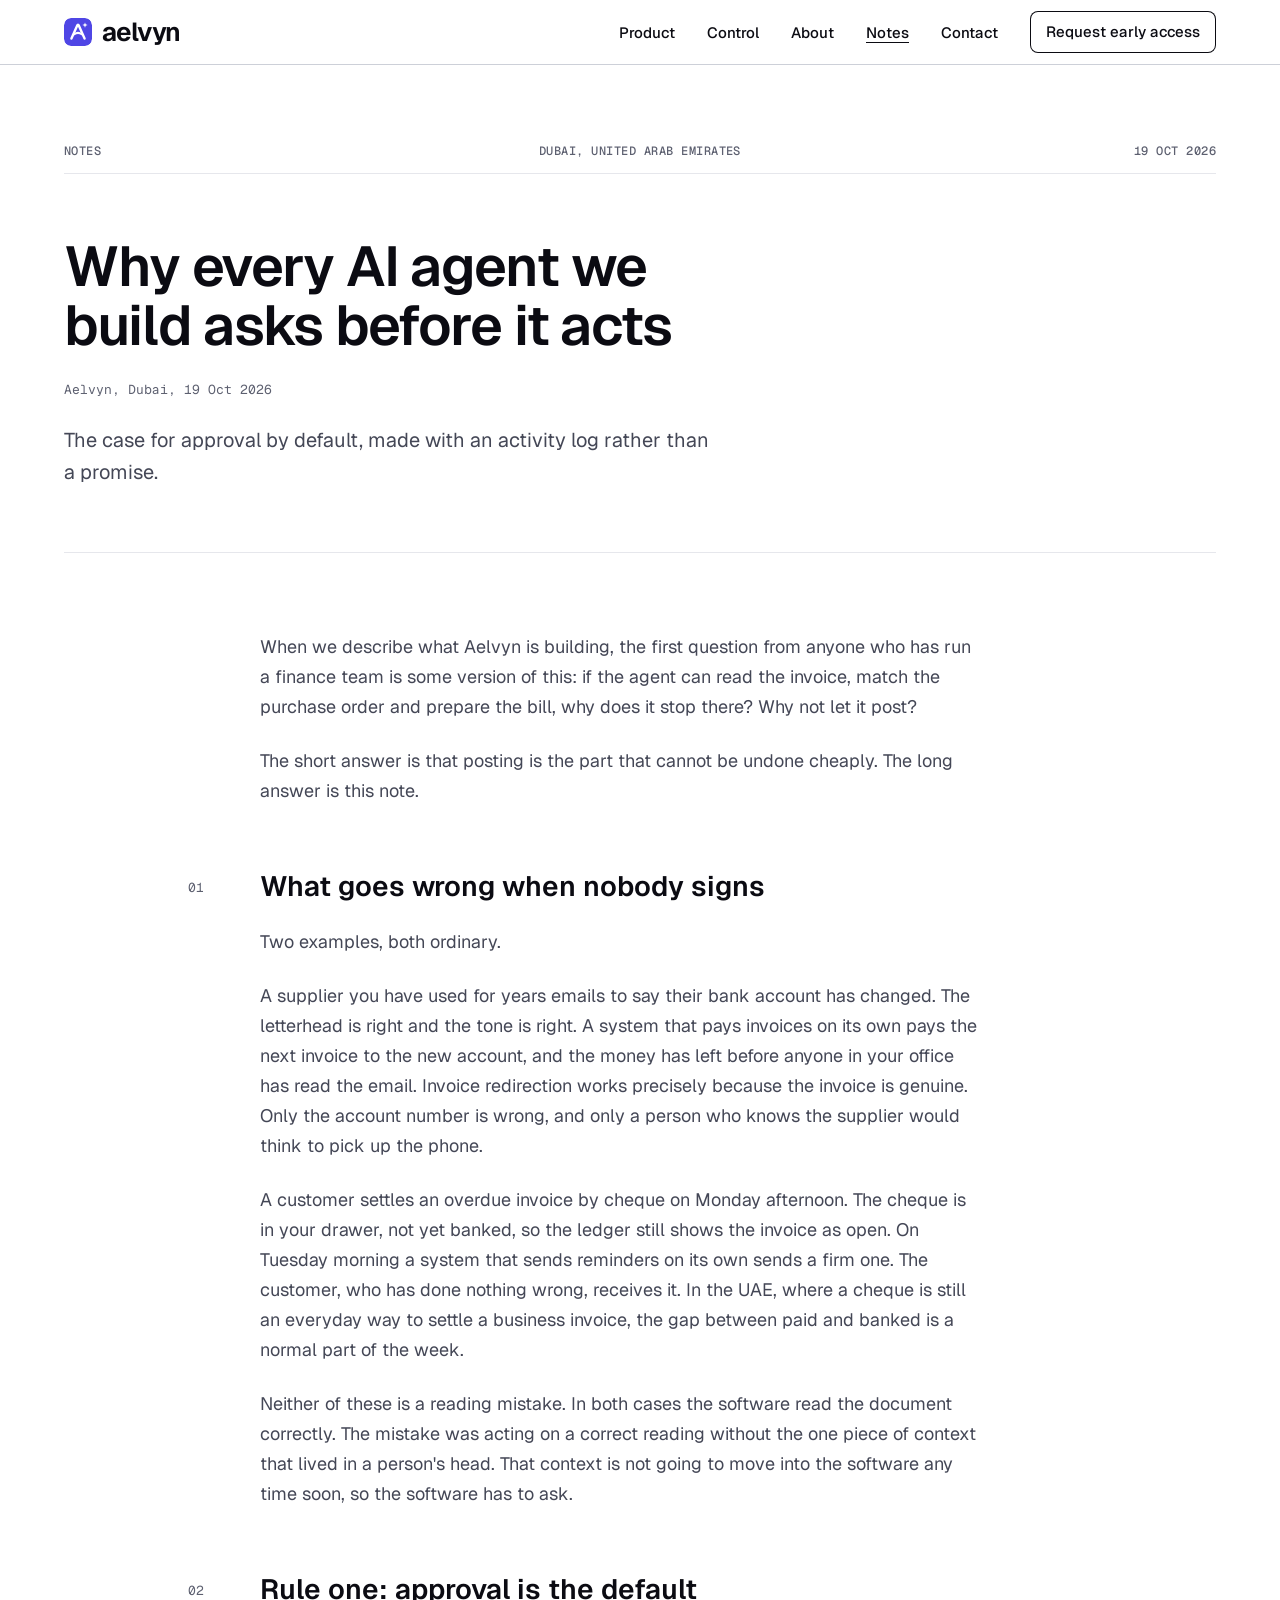
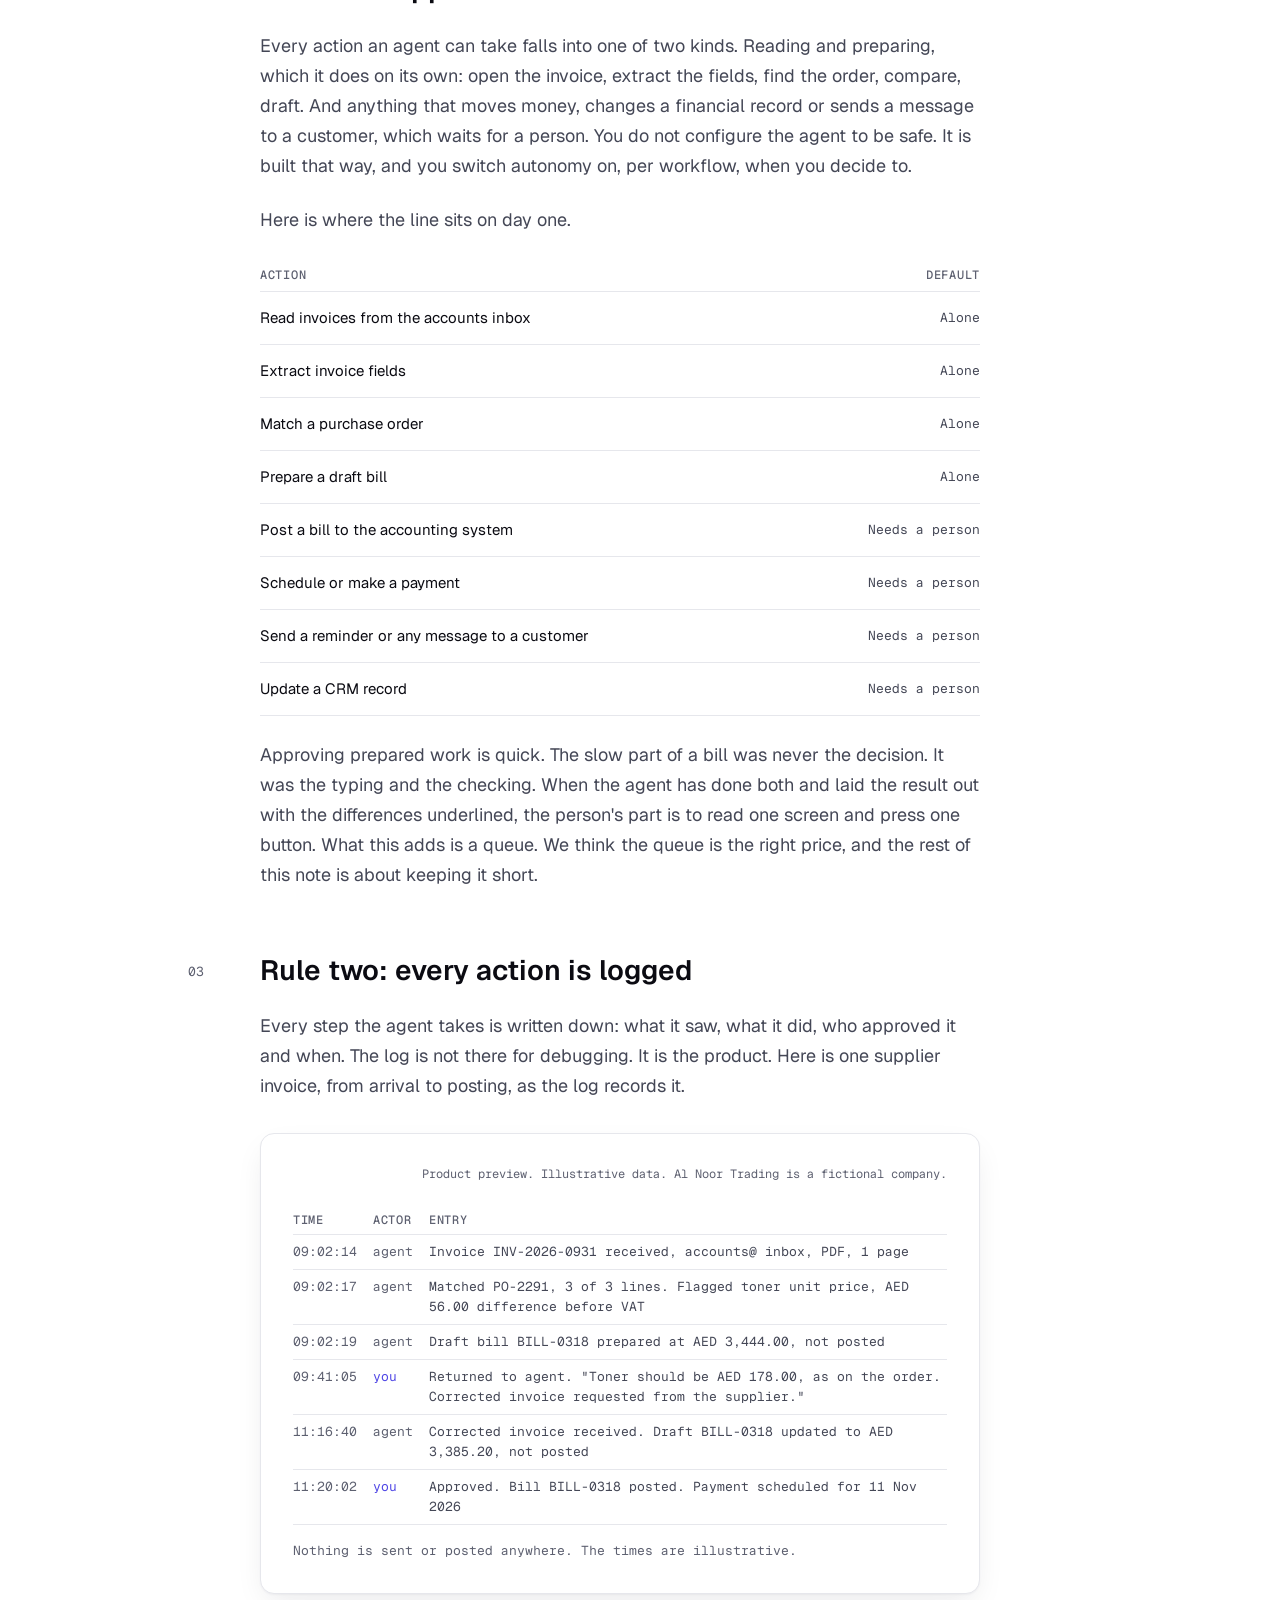
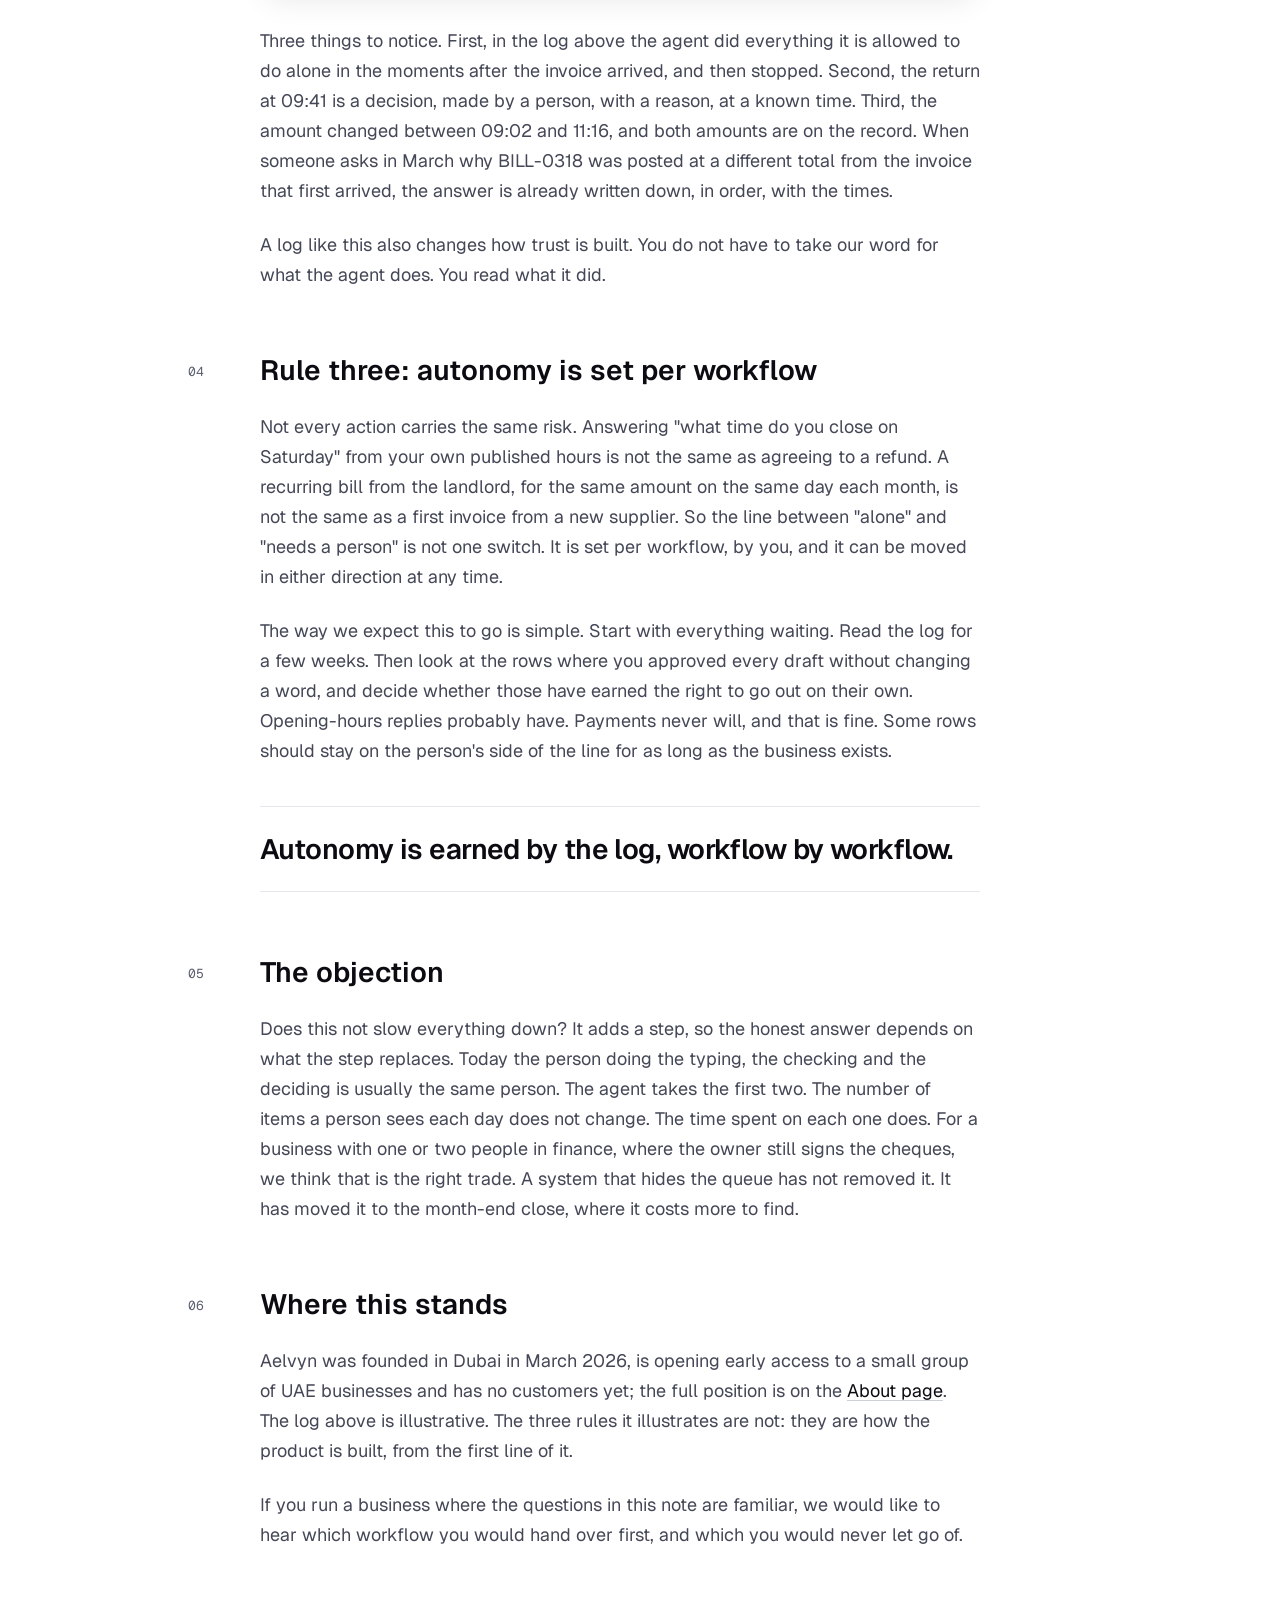
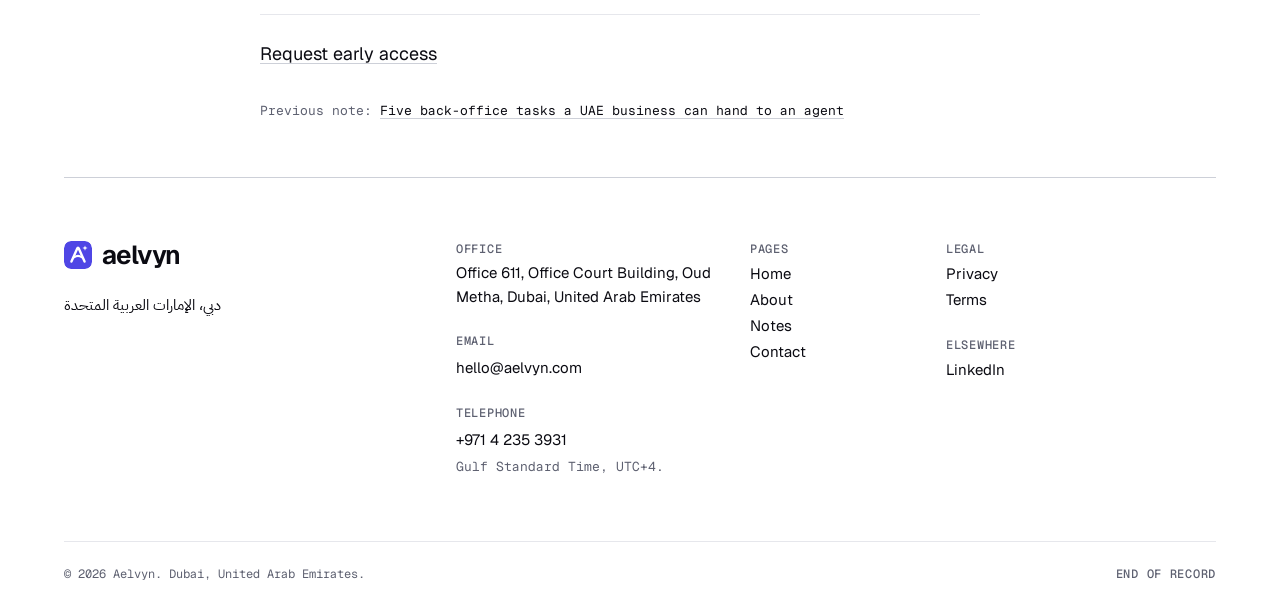
<file: blog-why-our-agents-ask-first.html>
<!doctype html>
<html lang="en" class="no-js">
<head>
  <meta charset="utf-8">
  <meta name="viewport" content="width=device-width, initial-scale=1">
  <title>Why every AI agent we build asks before it acts, Aelvyn</title>
  <meta name="description" content="The case for approval by default, made with an activity log rather than a promise.">
  <link rel="canonical" href="https://aelvyn.com/blog-why-our-agents-ask-first.html">
  <link rel="icon" href="assets/logo-mark.svg" type="image/svg+xml">
  <meta property="og:type" content="article">
  <meta property="og:title" content="Why every AI agent we build asks before it acts, Aelvyn">
  <meta property="og:description" content="The case for approval by default, made with an activity log rather than a promise.">
  <meta property="og:url" content="https://aelvyn.com/blog-why-our-agents-ask-first.html">
  <meta property="og:image" content="https://aelvyn.com/assets/og-image.png">
  <meta property="article:published_time" content="2026-10-19">
  <meta name="twitter:card" content="summary_large_image">
  <link rel="preconnect" href="https://fonts.googleapis.com">
  <link rel="preconnect" href="https://fonts.gstatic.com" crossorigin>
  <link href="https://fonts.googleapis.com/css2?family=Geist:wght@400;500;600;700&family=Geist+Mono:wght@400;500&family=IBM+Plex+Sans+Arabic:wght@400;500&display=swap" rel="stylesheet">
  <link rel="stylesheet" href="styles.css?v=202611051125">
  <script>document.documentElement.classList.replace('no-js','js');</script>
  <script type="application/ld+json">
  {"@context":"https://schema.org","@type":"Organization","name":"Aelvyn","url":"https://aelvyn.com/","logo":"https://aelvyn.com/assets/logo.svg","email":"hello@aelvyn.com","telephone":"+971 4 235 3931","foundingDate":"2026-03","founder":{"@type":"Person","name":"Hamsa Sheshadri","jobTitle":"Founder","sameAs":"https://www.linkedin.com/in/hamsa-sheshadri-697946189/"},"address":{"@type":"PostalAddress","streetAddress":"Office 611, Office Court Building, Oud Metha","addressLocality":"Dubai","addressCountry":"AE"},"sameAs":["https://www.linkedin.com/company/aelvyn"]}
  </script>
  <script type="application/ld+json">
  {"@context":"https://schema.org","@type":"BlogPosting","headline":"Why every AI agent we build asks before it acts","description":"The case for approval by default, made with an activity log rather than a promise.","datePublished":"2026-10-19","inLanguage":"en","author":{"@type":"Organization","name":"Aelvyn","url":"https://aelvyn.com/"},"publisher":{"@type":"Organization","name":"Aelvyn","url":"https://aelvyn.com/","logo":{"@type":"ImageObject","url":"https://aelvyn.com/assets/logo.svg"}},"mainEntityOfPage":"https://aelvyn.com/blog-why-our-agents-ask-first.html","image":"https://aelvyn.com/assets/og-image.png"}
  </script>
</head>
<body>
<a class="skip-link" href="#top">Skip to content</a>

<header class="site-header">
  <div class="container header-inner">
    <a class="brand" href="index.html" aria-label="Aelvyn, home">
      <img class="brand-mark" src="assets/logo-mark.svg" alt="" width="28" height="28"><span class="brand-word">aelvyn</span>
    </a>
    <nav class="nav" aria-label="Site">
      <ul class="nav-list">
        <li><a class="nav-link" href="index.html#the-work">Product</a></li>
        <li><a class="nav-link" href="index.html#control">Control</a></li>
        <li><a class="nav-link" href="about.html">About</a></li>
        <li><a class="nav-link is-current" aria-current="page" href="blog.html">Notes</a></li>
        <li><a class="nav-link" href="contact.html">Contact</a></li>
      </ul>
      <a class="btn btn-secondary" href="index.html#early-access">Request early access</a>
      <button class="menu-btn" type="button" aria-expanded="false" aria-controls="nav-panel">Menu</button>
    </nav>
  </div>
  <div class="nav-panel" id="nav-panel" role="navigation" aria-label="Site menu">
    <ul>
      <li><a class="nav-link" href="index.html#the-work">Product</a></li>
      <li><a class="nav-link" href="index.html#control">Control</a></li>
      <li><a class="nav-link" href="about.html">About</a></li>
      <li><a class="nav-link is-current" aria-current="page" href="blog.html">Notes</a></li>
      <li><a class="nav-link" href="contact.html">Contact</a></li>
    </ul>
    <a class="btn btn-primary" href="index.html#early-access">Request early access</a>
  </div>
</header>

<main id="top" tabindex="-1">
  <article>
    <section class="page-head" aria-labelledby="page-title">
      <div class="container">
        <div class="masthead" aria-hidden="true">
          <span><span class="mast-full">Notes</span><span class="mast-mobile">Notes, Dubai, 19 Oct 2026</span></span>
          <span>Dubai, United Arab Emirates</span>
          <span>19 Oct 2026</span>
        </div>
        <div class="grid mt-8">
          <h1 class="g1-9 h1-inner" id="page-title">Why every AI agent we build asks before it acts</h1>
          <p class="g1-12 byline mono">Aelvyn, Dubai, <time datetime="2026-10-19">19 Oct 2026</time></p>
          <p class="g1-7 lead mt-3">The case for approval by default, made with an activity log rather than a promise.</p>
        </div>
      </div>
    </section>

    <section class="section" aria-label="Note">
      <div class="container">
        <div class="grid">
          <div class="g3-10 article-body">

            <p>When we describe what Aelvyn is building, the first question from anyone who has run a finance team is some version of this: if the agent can read the invoice, match the purchase order and prepare the bill, why does it stop there? Why not let it post?</p>

            <p>The short answer is that posting is the part that cannot be undone cheaply. The long answer is this note.</p>

            <h2><span class="num" aria-hidden="true">01</span>What goes wrong when nobody signs</h2>

            <p>Two examples, both ordinary.</p>

            <p>A supplier you have used for years emails to say their bank account has changed. The letterhead is right and the tone is right. A system that pays invoices on its own pays the next invoice to the new account, and the money has left before anyone in your office has read the email. Invoice redirection works precisely because the invoice is genuine. Only the account number is wrong, and only a person who knows the supplier would think to pick up the phone.</p>

            <p>A customer settles an overdue invoice by cheque on Monday afternoon. The cheque is in your drawer, not yet banked, so the ledger still shows the invoice as open. On Tuesday morning a system that sends reminders on its own sends a firm one. The customer, who has done nothing wrong, receives it. In the UAE, where a cheque is still an everyday way to settle a business invoice, the gap between paid and banked is a normal part of the week.</p>

            <p>Neither of these is a reading mistake. In both cases the software read the document correctly. The mistake was acting on a correct reading without the one piece of context that lived in a person's head. That context is not going to move into the software any time soon, so the software has to ask.</p>

            <h2><span class="num" aria-hidden="true">02</span>Rule one: approval is the default</h2>

            <p>Every action an agent can take falls into one of two kinds. Reading and preparing, which it does on its own: open the invoice, extract the fields, find the order, compare, draft. And anything that moves money, changes a financial record or sends a message to a customer, which waits for a person. You do not configure the agent to be safe. It is built that way, and you switch autonomy on, per workflow, when you decide to.</p>

            <p>Here is where the line sits on day one.</p>

            <table class="t-plain t-stack t-pair mt-3">
              <thead><tr><th scope="col">Action</th><th scope="col" class="r">Default</th></tr></thead>
              <tbody>
                <tr><td data-label="Action">Read invoices from the accounts inbox</td><td class="mono r" data-label="Default">Alone</td></tr>
                <tr><td data-label="Action">Extract invoice fields</td><td class="mono r" data-label="Default">Alone</td></tr>
                <tr><td data-label="Action">Match a purchase order</td><td class="mono r" data-label="Default">Alone</td></tr>
                <tr><td data-label="Action">Prepare a draft bill</td><td class="mono r" data-label="Default">Alone</td></tr>
                <tr><td data-label="Action">Post a bill to the accounting system</td><td class="mono r" data-label="Default">Needs a person</td></tr>
                <tr><td data-label="Action">Schedule or make a payment</td><td class="mono r" data-label="Default">Needs a person</td></tr>
                <tr><td data-label="Action">Send a reminder or any message to a customer</td><td class="mono r" data-label="Default">Needs a person</td></tr>
                <tr><td data-label="Action">Update a CRM record</td><td class="mono r" data-label="Default">Needs a person</td></tr>
              </tbody>
            </table>

            <p class="mt-3">Approving prepared work is quick. The slow part of a bill was never the decision. It was the typing and the checking. When the agent has done both and laid the result out with the differences underlined, the person's part is to read one screen and press one button. What this adds is a queue. We think the queue is the right price, and the rest of this note is about keeping it short.</p>

            <h2><span class="num" aria-hidden="true">03</span>Rule two: every action is logged</h2>

            <p>Every step the agent takes is written down: what it saw, what it did, who approved it and when. The log is not there for debugging. It is the product. Here is one supplier invoice, from arrival to posting, as the log records it.</p>

            <div class="sheet">
              <p class="sheet-note">Product preview. Illustrative data. Al Noor Trading is a fictional company.</p>
              <table class="log">
                <caption class="visually-hidden">Activity log for one supplier invoice, illustrative</caption>
                <thead><tr><th scope="col">Time</th><th scope="col">Actor</th><th scope="col">Entry</th></tr></thead>
                <tbody>
                  <tr><td class="t">09:02:14</td><td class="who">agent</td><td>Invoice INV-2026-0931 received, accounts@ inbox, PDF, 1 page</td></tr>
                  <tr><td class="t">09:02:17</td><td class="who">agent</td><td>Matched PO-2291, 3 of 3 lines. Flagged toner unit price, AED 56.00 difference before VAT</td></tr>
                  <tr><td class="t">09:02:19</td><td class="who">agent</td><td>Draft bill BILL-0318 prepared at AED 3,444.00, not posted</td></tr>
                  <tr><td class="t">09:41:05</td><td class="who you">you</td><td>Returned to agent. "Toner should be AED 178.00, as on the order. Corrected invoice requested from the supplier."</td></tr>
                  <tr><td class="t">11:16:40</td><td class="who">agent</td><td>Corrected invoice received. Draft BILL-0318 updated to AED 3,385.20, not posted</td></tr>
                  <tr><td class="t">11:20:02</td><td class="who you">you</td><td>Approved. Bill BILL-0318 posted. Payment scheduled for 11 Nov 2026</td></tr>
                </tbody>
              </table>
              <p class="table-note mono">Nothing is sent or posted anywhere. The times are illustrative.</p>
            </div>

            <p>Three things to notice. First, in the log above the agent did everything it is allowed to do alone in the moments after the invoice arrived, and then stopped. Second, the return at 09:41 is a decision, made by a person, with a reason, at a known time. Third, the amount changed between 09:02 and 11:16, and both amounts are on the record. When someone asks in March why BILL-0318 was posted at a different total from the invoice that first arrived, the answer is already written down, in order, with the times.</p>

            <p>A log like this also changes how trust is built. You do not have to take our word for what the agent does. You read what it did.</p>

            <h2><span class="num" aria-hidden="true">04</span>Rule three: autonomy is set per workflow</h2>

            <p>Not every action carries the same risk. Answering "what time do you close on Saturday" from your own published hours is not the same as agreeing to a refund. A recurring bill from the landlord, for the same amount on the same day each month, is not the same as a first invoice from a new supplier. So the line between "alone" and "needs a person" is not one switch. It is set per workflow, by you, and it can be moved in either direction at any time.</p>

            <p>The way we expect this to go is simple. Start with everything waiting. Read the log for a few weeks. Then look at the rows where you approved every draft without changing a word, and decide whether those have earned the right to go out on their own. Opening-hours replies probably have. Payments never will, and that is fine. Some rows should stay on the person's side of the line for as long as the business exists.</p>

            <blockquote class="pullquote">Autonomy is earned by the log, workflow by workflow.</blockquote>

            <h2><span class="num" aria-hidden="true">05</span>The objection</h2>

            <p>Does this not slow everything down? It adds a step, so the honest answer depends on what the step replaces. Today the person doing the typing, the checking and the deciding is usually the same person. The agent takes the first two. The number of items a person sees each day does not change. The time spent on each one does. For a business with one or two people in finance, where the owner still signs the cheques, we think that is the right trade. A system that hides the queue has not removed it. It has moved it to the month-end close, where it costs more to find.</p>

            <h2><span class="num" aria-hidden="true">06</span>Where this stands</h2>

            <p>Aelvyn was founded in Dubai in March 2026, is opening early access to a small group of UAE businesses and has no customers yet; the full position is on the <a href="about.html#where-we-stand">About page</a>. The log above is illustrative. The three rules it illustrates are not: they are how the product is built, from the first line of it.</p>

            <p>If you run a business where the questions in this note are familiar, we would like to hear which workflow you would hand over first, and which you would never let go of.</p>

            <div class="article-end">
              <p><a class="link" href="index.html#early-access">Request early access</a></p>
              <nav class="article-nav" aria-label="Other notes">
                <span class="mono">Previous note: <a class="link" href="blog-back-office-tasks-ai-agents.html">Five back-office tasks a UAE business can hand to an agent</a></span>
              </nav>
            </div>

          </div>
        </div>
      </div>
    </section>
  </article>
</main>

<footer class="site-footer">
  <div class="container">
    <div class="grid footer-grid">
      <div class="g1-4 footer-col">
        <a class="brand" href="index.html" aria-label="Aelvyn, home">
          <img class="brand-mark" src="assets/logo-mark.svg" alt="" width="28" height="28"><span class="brand-word">aelvyn</span>
        </a>
        <p class="footer-ar" lang="ar" dir="rtl">دبي، الإمارات العربية المتحدة</p>
      </div>
      <div class="g5-7 footer-col">
        <span class="label">Office</span>
        <p>Office 611, Office Court Building, Oud Metha, Dubai, United Arab Emirates</p>
        <span class="label">Email</span>
        <a class="footer-link" href="mailto:hello@aelvyn.com">hello@aelvyn.com</a>
        <span class="label">Telephone</span>
        <a class="footer-link" href="tel:+97142353931">+971 4 235 3931</a>
        <span class="mono">Gulf Standard Time, UTC+4.</span>
      </div>
      <div class="g8-9 footer-col">
        <span class="label">Pages</span>
        <ul>
          <li><a class="footer-link" href="index.html">Home</a></li>
          <li><a class="footer-link" href="about.html">About</a></li>
          <li><a class="footer-link" href="blog.html">Notes</a></li>
          <li><a class="footer-link" href="contact.html">Contact</a></li>
        </ul>
      </div>
      <div class="g10-12 footer-col">
        <span class="label">Legal</span>
        <ul>
          <li><a class="footer-link" href="privacy.html">Privacy</a></li>
          <li><a class="footer-link" href="terms.html">Terms</a></li>
        </ul>
        <span class="label">Elsewhere</span>
        <ul>
          <li><a class="footer-link" href="https://www.linkedin.com/company/aelvyn" rel="noopener">LinkedIn</a></li>
        </ul>
      </div>
    </div>
    <div class="footer-bottom">
      <span>© 2026 Aelvyn. Dubai, United Arab Emirates.</span>
      <span class="end">End of record</span>
    </div>
  </div>
</footer>

<script src="script.js?v=202611051125"></script>
</body>
</html>
</file>
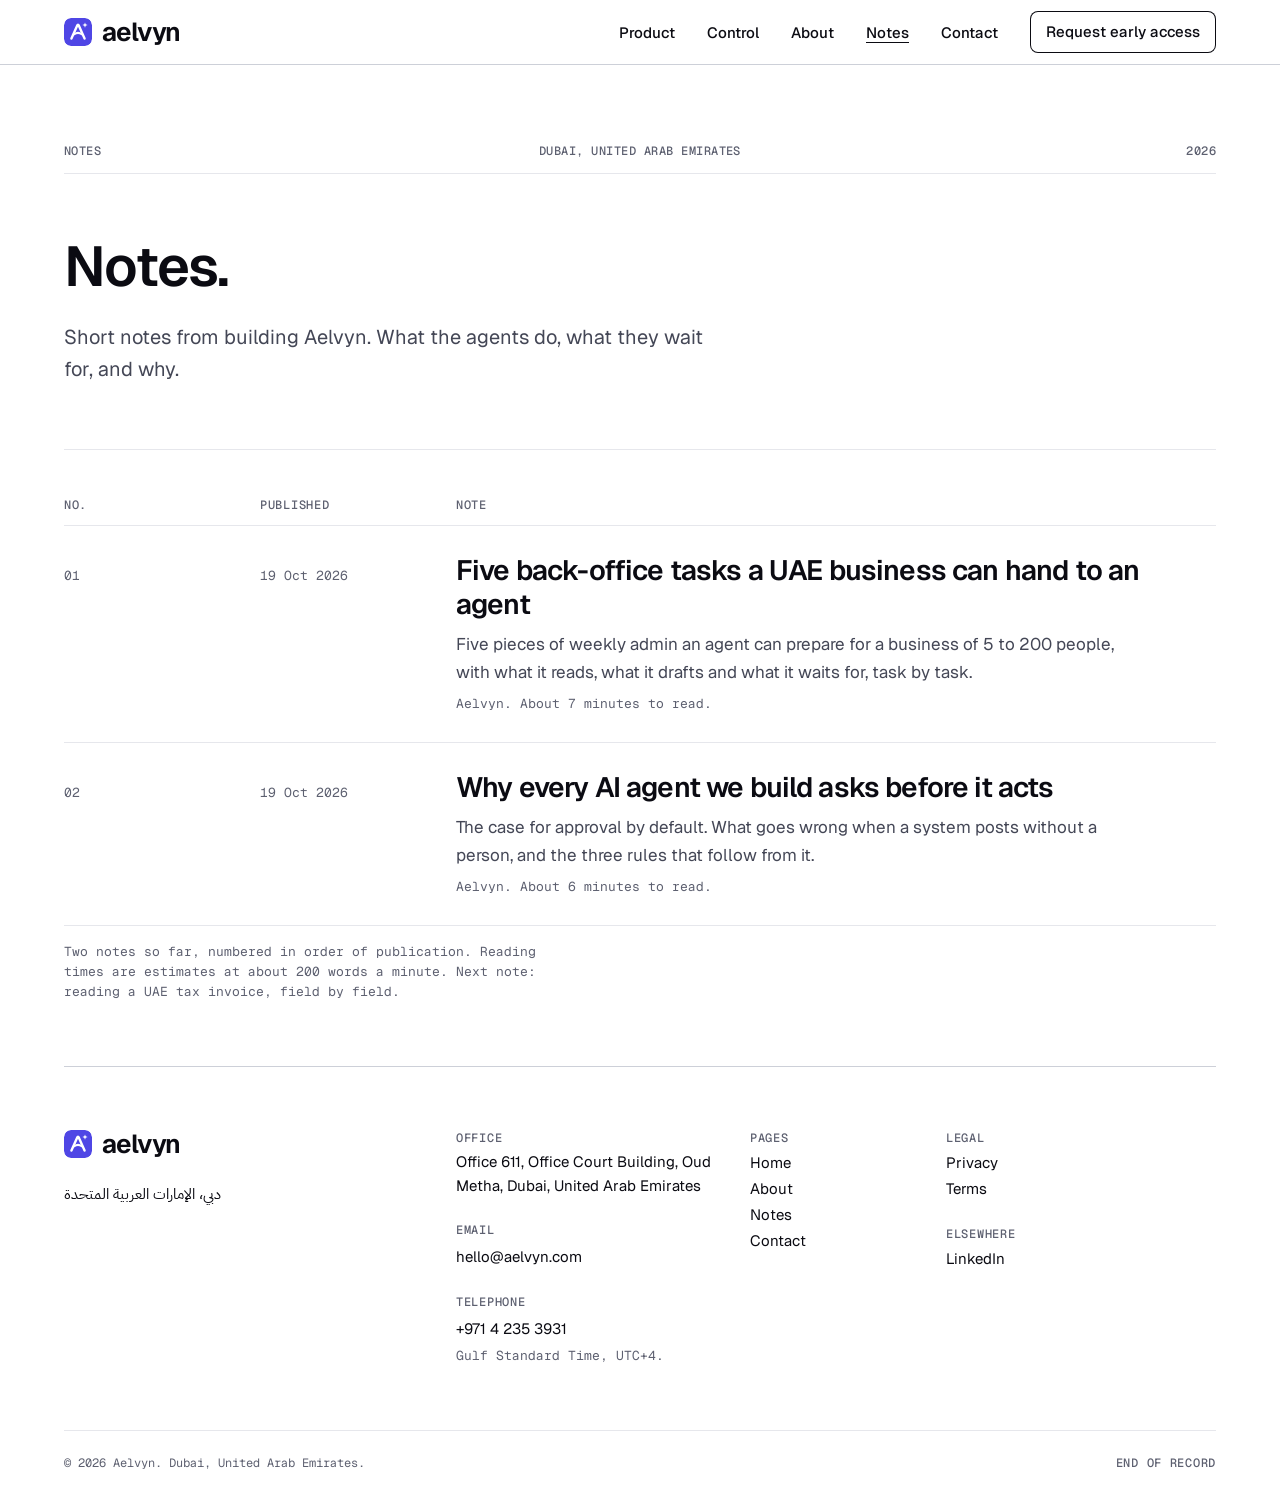
<file: blog.html>
<!doctype html>
<html lang="en" class="no-js">
<head>
  <meta charset="utf-8">
  <meta name="viewport" content="width=device-width, initial-scale=1">
  <title>Notes, Aelvyn</title>
  <meta name="description" content="Short notes from building Aelvyn: what the agents do, what they wait for, and why.">
  <link rel="canonical" href="https://aelvyn.com/blog.html">
  <link rel="icon" href="assets/logo-mark.svg" type="image/svg+xml">
  <meta property="og:type" content="website">
  <meta property="og:title" content="Notes, Aelvyn">
  <meta property="og:description" content="Short notes from building Aelvyn: what the agents do, what they wait for, and why.">
  <meta property="og:url" content="https://aelvyn.com/blog.html">
  <meta property="og:image" content="https://aelvyn.com/assets/og-image.png">
  <meta name="twitter:card" content="summary_large_image">
  <link rel="preconnect" href="https://fonts.googleapis.com">
  <link rel="preconnect" href="https://fonts.gstatic.com" crossorigin>
  <link href="https://fonts.googleapis.com/css2?family=Geist:wght@400;500;600;700&family=Geist+Mono:wght@400;500&family=IBM+Plex+Sans+Arabic:wght@400;500&display=swap" rel="stylesheet">
  <link rel="stylesheet" href="styles.css?v=202611051125">
  <script>document.documentElement.classList.replace('no-js','js');</script>
  <script type="application/ld+json">
  {"@context":"https://schema.org","@type":"Organization","name":"Aelvyn","url":"https://aelvyn.com/","logo":"https://aelvyn.com/assets/logo.svg","email":"hello@aelvyn.com","telephone":"+971 4 235 3931","foundingDate":"2026-03","founder":{"@type":"Person","name":"Hamsa Sheshadri","jobTitle":"Founder","sameAs":"https://www.linkedin.com/in/hamsa-sheshadri-697946189/"},"address":{"@type":"PostalAddress","streetAddress":"Office 611, Office Court Building, Oud Metha","addressLocality":"Dubai","addressCountry":"AE"},"sameAs":["https://www.linkedin.com/company/aelvyn"]}
  </script>
</head>
<body>
<a class="skip-link" href="#top">Skip to content</a>

<header class="site-header">
  <div class="container header-inner">
    <a class="brand" href="index.html" aria-label="Aelvyn, home">
      <img class="brand-mark" src="assets/logo-mark.svg" alt="" width="28" height="28"><span class="brand-word">aelvyn</span>
    </a>
    <nav class="nav" aria-label="Site">
      <ul class="nav-list">
        <li><a class="nav-link" href="index.html#the-work">Product</a></li>
        <li><a class="nav-link" href="index.html#control">Control</a></li>
        <li><a class="nav-link" href="about.html">About</a></li>
        <li><a class="nav-link is-current" aria-current="page" href="blog.html">Notes</a></li>
        <li><a class="nav-link" href="contact.html">Contact</a></li>
      </ul>
      <a class="btn btn-secondary" href="index.html#early-access">Request early access</a>
      <button class="menu-btn" type="button" aria-expanded="false" aria-controls="nav-panel">Menu</button>
    </nav>
  </div>
  <div class="nav-panel" id="nav-panel" role="navigation" aria-label="Site menu">
    <ul>
      <li><a class="nav-link" href="index.html#the-work">Product</a></li>
      <li><a class="nav-link" href="index.html#control">Control</a></li>
      <li><a class="nav-link" href="about.html">About</a></li>
      <li><a class="nav-link is-current" aria-current="page" href="blog.html">Notes</a></li>
      <li><a class="nav-link" href="contact.html">Contact</a></li>
    </ul>
    <a class="btn btn-primary" href="index.html#early-access">Request early access</a>
  </div>
</header>

<main id="top" tabindex="-1">
  <section class="page-head" aria-labelledby="page-title">
    <div class="container">
      <div class="masthead" aria-hidden="true">
        <span><span class="mast-full">Notes</span><span class="mast-mobile">Notes, Dubai, 2026</span></span>
        <span>Dubai, United Arab Emirates</span>
        <span>2026</span>
      </div>
      <div class="grid mt-8">
        <h1 class="g1-9 h1-inner" id="page-title">Notes.</h1>
        <p class="g1-7 lead mt-3">Short notes from building Aelvyn. What the agents do, what they wait for, and why.</p>
      </div>
    </div>
  </section>

  <section class="section notes-index" aria-label="All notes">
    <div class="container">
      <div class="grid notes-head" aria-hidden="true">
        <span class="g1-2 label">No.</span>
        <span class="g3-4 label">Published</span>
        <span class="g5-12 label">Note</span>
      </div>
      <div class="rows posts" role="list">
        <div class="grid row" role="listitem">
          <span class="g1-2 num">01</span>
          <span class="g3-4 mono"><span class="visually-hidden">Published </span><time datetime="2026-10-19">19 Oct 2026</time></span>
          <div class="g5-12">
            <a class="post-title" href="blog-back-office-tasks-ai-agents.html">Five back-office tasks a UAE business can hand to an agent<span class="visually-hidden">, read the note</span></a>
            <p class="post-stand">Five pieces of weekly admin an agent can prepare for a business of 5 to 200 people, with what it reads, what it drafts and what it waits for, task by&nbsp;task.</p>
            <span class="post-by mono">Aelvyn. About 7 minutes to read.</span>
          </div>
        </div>
        <div class="grid row" role="listitem">
          <span class="g1-2 num">02</span>
          <span class="g3-4 mono"><span class="visually-hidden">Published </span><time datetime="2026-10-19">19 Oct 2026</time></span>
          <div class="g5-12">
            <a class="post-title" href="blog-why-our-agents-ask-first.html">Why every AI agent we build asks before it acts<span class="visually-hidden">, read the note</span></a>
            <p class="post-stand">The case for approval by default. What goes wrong when a system posts without a person, and the three rules that follow from&nbsp;it.</p>
            <span class="post-by mono">Aelvyn. About 6 minutes to read.</span>
          </div>
        </div>
      </div>

      <p class="footnote mono">Two notes so far, numbered in order of publication. Reading times are estimates at about 200 words a minute. Next note: reading a UAE tax invoice, field by field.</p>
    </div>
  </section>
</main>

<footer class="site-footer">
  <div class="container">
    <div class="grid footer-grid">
      <div class="g1-4 footer-col">
        <a class="brand" href="index.html" aria-label="Aelvyn, home">
          <img class="brand-mark" src="assets/logo-mark.svg" alt="" width="28" height="28"><span class="brand-word">aelvyn</span>
        </a>
        <p class="footer-ar" lang="ar" dir="rtl">دبي، الإمارات العربية المتحدة</p>
      </div>
      <div class="g5-7 footer-col">
        <span class="label">Office</span>
        <p>Office 611, Office Court Building, Oud Metha, Dubai, United Arab Emirates</p>
        <span class="label">Email</span>
        <a class="footer-link" href="mailto:hello@aelvyn.com">hello@aelvyn.com</a>
        <span class="label">Telephone</span>
        <a class="footer-link" href="tel:+97142353931">+971 4 235 3931</a>
        <span class="mono">Gulf Standard Time, UTC+4.</span>
      </div>
      <div class="g8-9 footer-col">
        <span class="label">Pages</span>
        <ul>
          <li><a class="footer-link" href="index.html">Home</a></li>
          <li><a class="footer-link" href="about.html">About</a></li>
          <li><a class="footer-link" href="blog.html">Notes</a></li>
          <li><a class="footer-link" href="contact.html">Contact</a></li>
        </ul>
      </div>
      <div class="g10-12 footer-col">
        <span class="label">Legal</span>
        <ul>
          <li><a class="footer-link" href="privacy.html">Privacy</a></li>
          <li><a class="footer-link" href="terms.html">Terms</a></li>
        </ul>
        <span class="label">Elsewhere</span>
        <ul>
          <li><a class="footer-link" href="https://www.linkedin.com/company/aelvyn" rel="noopener">LinkedIn</a></li>
        </ul>
      </div>
    </div>
    <div class="footer-bottom">
      <span>© 2026 Aelvyn. Dubai, United Arab Emirates.</span>
      <span class="end">End of record</span>
    </div>
  </div>
</footer>

<script src="script.js?v=202611051125"></script>
</body>
</html>
</file>
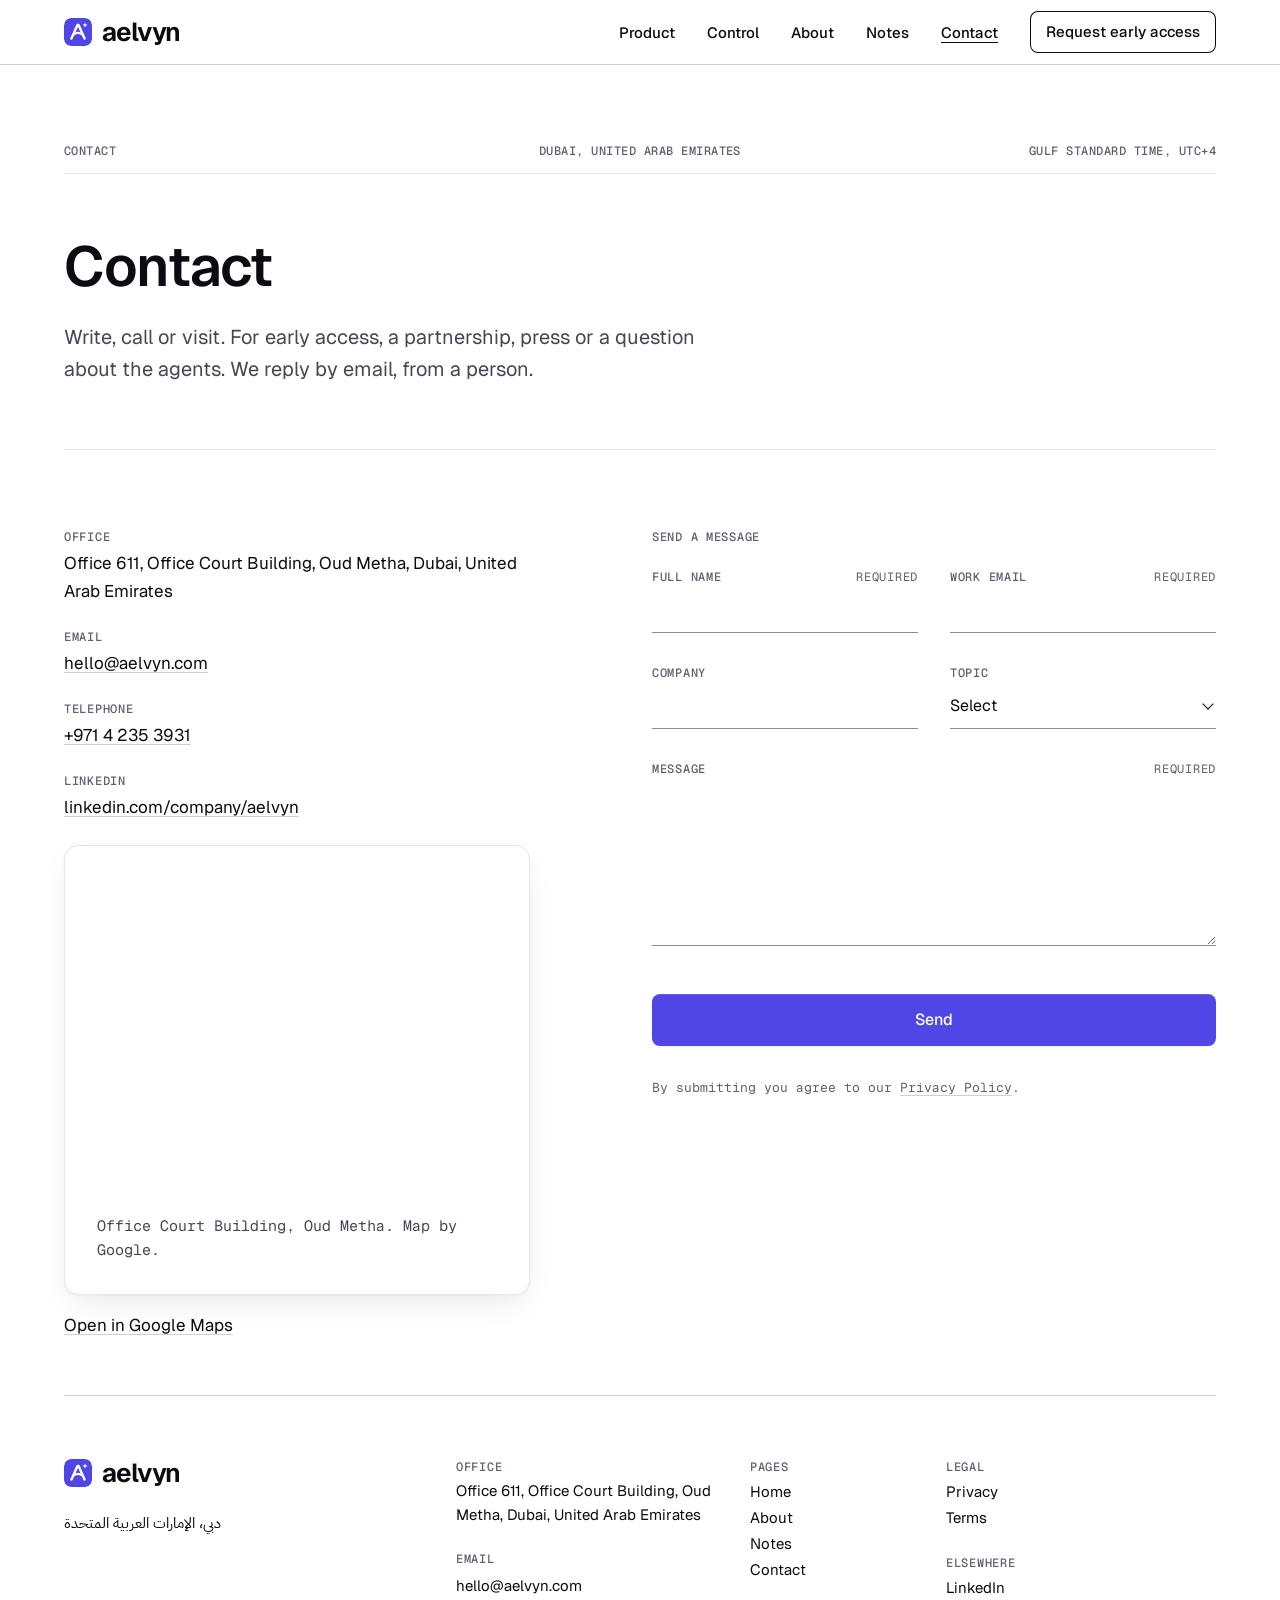
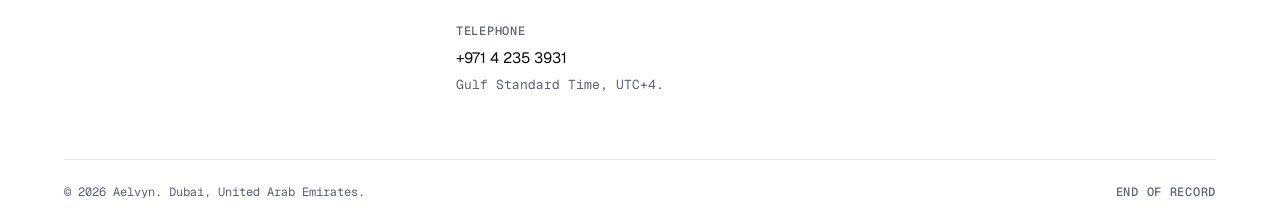
<file: contact.html>
<!doctype html>
<html lang="en" class="no-js">
<head>
  <meta charset="utf-8">
  <meta name="viewport" content="width=device-width, initial-scale=1">
  <title>Contact, Aelvyn</title>
  <meta name="description" content="Reach Aelvyn in Dubai by email at hello@aelvyn.com, by telephone on +971 4 235 3931, or at Office 611, Office Court Building, Oud Metha.">
  <link rel="canonical" href="https://aelvyn.com/contact.html">
  <link rel="icon" href="assets/logo-mark.svg" type="image/svg+xml">
  <meta property="og:type" content="website">
  <meta property="og:title" content="Contact, Aelvyn">
  <meta property="og:description" content="Reach Aelvyn in Dubai by email at hello@aelvyn.com, by telephone on +971 4 235 3931, or at Office 611, Office Court Building, Oud Metha.">
  <meta property="og:url" content="https://aelvyn.com/contact.html">
  <meta property="og:image" content="https://aelvyn.com/assets/og-image.png">
  <meta name="twitter:card" content="summary_large_image">
  <link rel="preconnect" href="https://fonts.googleapis.com">
  <link rel="preconnect" href="https://fonts.gstatic.com" crossorigin>
  <link href="https://fonts.googleapis.com/css2?family=Geist:wght@400;500;600;700&family=Geist+Mono:wght@400;500&family=IBM+Plex+Sans+Arabic:wght@400;500&display=swap" rel="stylesheet">
  <link rel="stylesheet" href="styles.css?v=202611051125">
  <script>document.documentElement.classList.replace('no-js','js');</script>
  <script type="application/ld+json">
  {"@context":"https://schema.org","@type":"Organization","name":"Aelvyn","url":"https://aelvyn.com/","logo":"https://aelvyn.com/assets/logo.svg","email":"hello@aelvyn.com","telephone":"+971 4 235 3931","foundingDate":"2026-03","founder":{"@type":"Person","name":"Hamsa Sheshadri","jobTitle":"Founder","sameAs":"https://www.linkedin.com/in/hamsa-sheshadri-697946189/"},"address":{"@type":"PostalAddress","streetAddress":"Office 611, Office Court Building, Oud Metha","addressLocality":"Dubai","addressCountry":"AE"},"sameAs":["https://www.linkedin.com/company/aelvyn"]}
  </script>
</head>
<body>
<a class="skip-link" href="#top">Skip to content</a>

<header class="site-header">
  <div class="container header-inner">
    <a class="brand" href="index.html" aria-label="Aelvyn, home">
      <img class="brand-mark" src="assets/logo-mark.svg" alt="" width="28" height="28"><span class="brand-word">aelvyn</span>
    </a>
    <nav class="nav" aria-label="Site">
      <ul class="nav-list">
        <li><a class="nav-link" href="index.html#the-work">Product</a></li>
        <li><a class="nav-link" href="index.html#control">Control</a></li>
        <li><a class="nav-link" href="about.html">About</a></li>
        <li><a class="nav-link" href="blog.html">Notes</a></li>
        <li><a class="nav-link is-current" aria-current="page" href="contact.html">Contact</a></li>
      </ul>
      <a class="btn btn-secondary" href="index.html#early-access">Request early access</a>
      <button class="menu-btn" type="button" aria-expanded="false" aria-controls="nav-panel">Menu</button>
    </nav>
  </div>
  <div class="nav-panel" id="nav-panel" role="navigation" aria-label="Site menu">
    <ul>
      <li><a class="nav-link" href="index.html#the-work">Product</a></li>
      <li><a class="nav-link" href="index.html#control">Control</a></li>
      <li><a class="nav-link" href="about.html">About</a></li>
      <li><a class="nav-link" href="blog.html">Notes</a></li>
      <li><a class="nav-link is-current" aria-current="page" href="contact.html">Contact</a></li>
    </ul>
    <a class="btn btn-primary" href="index.html#early-access">Request early access</a>
  </div>
</header>

<main id="top" tabindex="-1">

  <!-- Masthead and h1 -->
  <section class="page-head" aria-labelledby="page-title">
    <div class="container">
      <div class="masthead" aria-hidden="true">
        <span><span class="mast-full">Contact</span><span class="mast-mobile">Contact, Dubai, UTC+4</span></span>
        <span>Dubai, United Arab Emirates</span>
        <span>Gulf Standard Time, UTC+4</span>
      </div>
      <div class="grid mt-8">
        <h1 class="g1-9 h1-inner" id="page-title">Contact</h1>
        <p class="g1-7 lead mt-3">Write, call or visit. For early access, a partnership, press or a question about the agents. We reply by email, from a person.</p>
      </div>
    </div>
  </section>

  <!-- Address, form and key plan. One section, so no numbered head: the h1 leads straight into the content. -->
  <section class="section" id="reach-us" aria-label="Address, message form and key plan">
    <div class="container">
      <div class="grid contact-grid">
        <!-- Address block -->
        <div class="g1-5">
          <address class="addr">
            <span class="label">Office</span>
            <p>Office 611, Office Court Building, Oud Metha, Dubai, United Arab Emirates</p>
            <span class="label">Email</span>
            <p><a href="mailto:hello@aelvyn.com">hello@aelvyn.com</a></p>
            <span class="label">Telephone</span>
            <p><a href="tel:+97142353931">+971 4 235 3931</a></p>
            <span class="label">LinkedIn</span>
            <p><a class="wrap-any" href="https://www.linkedin.com/company/aelvyn" rel="noopener">linkedin.com/company/aelvyn</a></p>
          </address>
        </div>

        <!-- Message form. The lead-in is a column head, like the address labels, and names the form. -->
        <div class="g7-12">
          <p class="label mb-3" id="form-title">Send a message</p>
          <form class="form-sheet form-grid" id="wl-form" action="mailto:hello@aelvyn.com" method="post" enctype="text/plain" aria-labelledby="form-title">
            <div class="field">
              <label for="f-name">Full name <span class="hint">Required</span></label>
              <input id="f-name" name="name" type="text" required autocomplete="name">
            </div>
            <div class="field">
              <label for="f-email">Work email <span class="hint">Required</span></label>
              <input id="f-email" name="email" type="email" required autocomplete="email" inputmode="email">
            </div>
            <div class="field">
              <label for="f-company">Company</label>
              <input id="f-company" name="company" type="text" autocomplete="organization">
            </div>
            <div class="field">
              <label for="f-area">Topic</label>
              <div class="select-wrap">
                <select id="f-area" name="area">
                  <option value="">Select</option>
                  <option>Early access</option><option>Partnership</option><option>Press</option><option>Something else</option>
                </select>
              </div>
            </div>
            <div class="field full">
              <label for="f-message">Message <span class="hint">Required</span></label>
              <textarea id="f-message" name="message" rows="6" required></textarea>
            </div>
            <div class="form-actions">
              <button class="btn btn-primary btn-block" type="submit">Send</button>
            </div>
            <div class="form-ok" id="form-ok" role="status" aria-live="polite" data-msg="Received. We will reply by email."></div>
            <p class="form-note mono">By submitting you agree to our <a href="privacy.html">Privacy Policy</a>.</p>
          </form>
        </div>

        <!-- Map. The Google embed sits in the hairline sheet, in the Fig. 1 figure position.
             It renders grey in headless file:// captures; the live map is also one link away below. -->
        <div class="g1-5">
          <div class="sheet mt-3">
            <figure class="figure figure-map" aria-labelledby="fig1-cap">
              <iframe title="Map showing Office Court Building, Oud Metha, Dubai" loading="lazy" referrerpolicy="no-referrer-when-downgrade" src="https://maps.google.com/maps?q=Office%20Court%20Building%2C%20Oud%20Metha%2C%20Dubai&amp;z=15&amp;output=embed"></iframe>
              <figcaption id="fig1-cap" class="mono">Office Court Building, Oud Metha. Map by Google.</figcaption>
            </figure>
          </div>
          <div class="map-links">
            <a class="link" href="https://www.google.com/maps/search/?api=1&amp;query=Office%20Court%20Building%2C%20Oud%20Metha%2C%20Dubai" rel="noopener">Open in Google Maps</a>
          </div>
        </div>
      </div>
    </div>
  </section>

</main>

<footer class="site-footer">
  <div class="container">
    <div class="grid footer-grid">
      <div class="g1-4 footer-col">
        <a class="brand" href="index.html" aria-label="Aelvyn, home">
          <img class="brand-mark" src="assets/logo-mark.svg" alt="" width="28" height="28"><span class="brand-word">aelvyn</span>
        </a>
        <p class="footer-ar" lang="ar" dir="rtl">دبي، الإمارات العربية المتحدة</p>
      </div>
      <div class="g5-7 footer-col">
        <span class="label">Office</span>
        <p>Office 611, Office Court Building, Oud Metha, Dubai, United Arab Emirates</p>
        <span class="label">Email</span>
        <a class="footer-link" href="mailto:hello@aelvyn.com">hello@aelvyn.com</a>
        <span class="label">Telephone</span>
        <a class="footer-link" href="tel:+97142353931">+971 4 235 3931</a>
        <span class="mono">Gulf Standard Time, UTC+4.</span>
      </div>
      <div class="g8-9 footer-col">
        <span class="label">Pages</span>
        <ul>
          <li><a class="footer-link" href="index.html">Home</a></li>
          <li><a class="footer-link" href="about.html">About</a></li>
          <li><a class="footer-link" href="blog.html">Notes</a></li>
          <li><a class="footer-link" href="contact.html">Contact</a></li>
        </ul>
      </div>
      <div class="g10-12 footer-col">
        <span class="label">Legal</span>
        <ul>
          <li><a class="footer-link" href="privacy.html">Privacy</a></li>
          <li><a class="footer-link" href="terms.html">Terms</a></li>
        </ul>
        <span class="label">Elsewhere</span>
        <ul>
          <li><a class="footer-link" href="https://www.linkedin.com/company/aelvyn" rel="noopener">LinkedIn</a></li>
        </ul>
      </div>
    </div>
    <div class="footer-bottom">
      <span>© 2026 Aelvyn. Dubai, United Arab Emirates.</span>
      <span class="end">End of record</span>
    </div>
  </div>
</footer>

<script src="script.js?v=202611051125"></script>
</body>
</html>
</file>
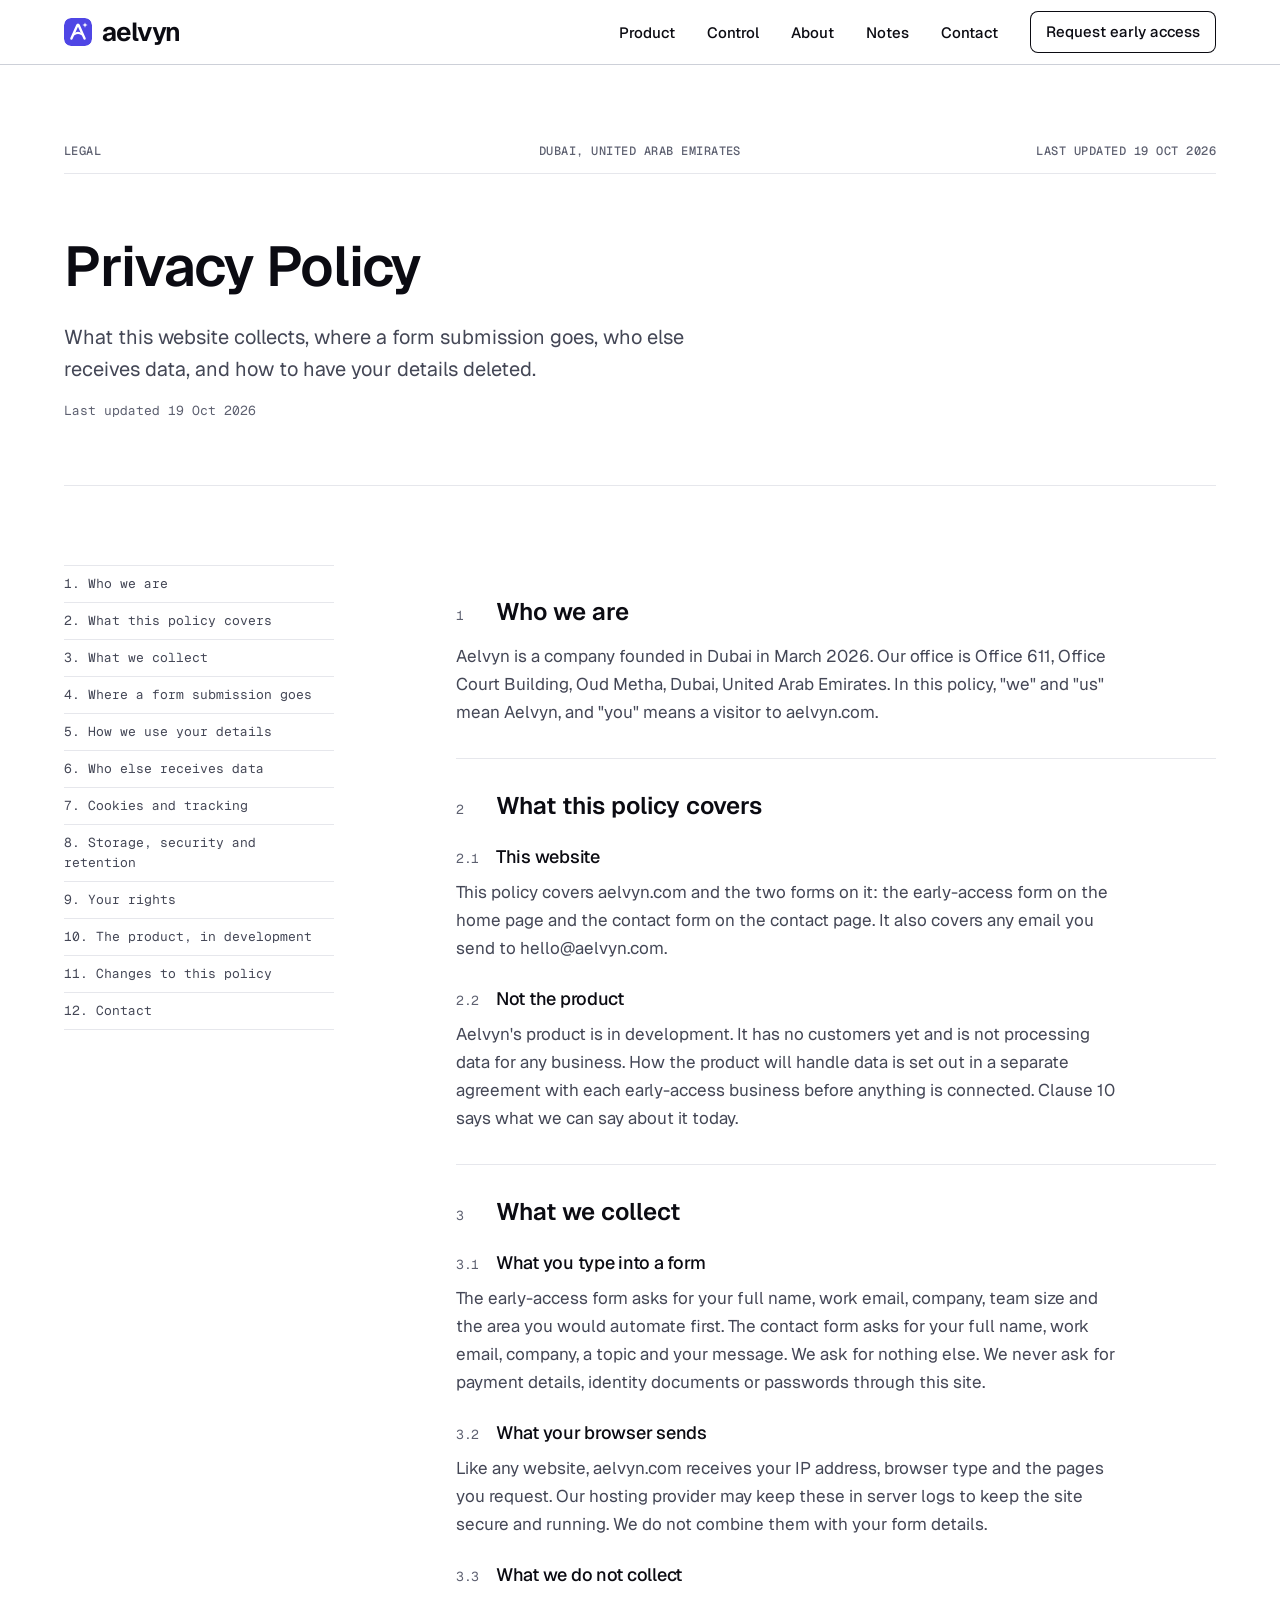
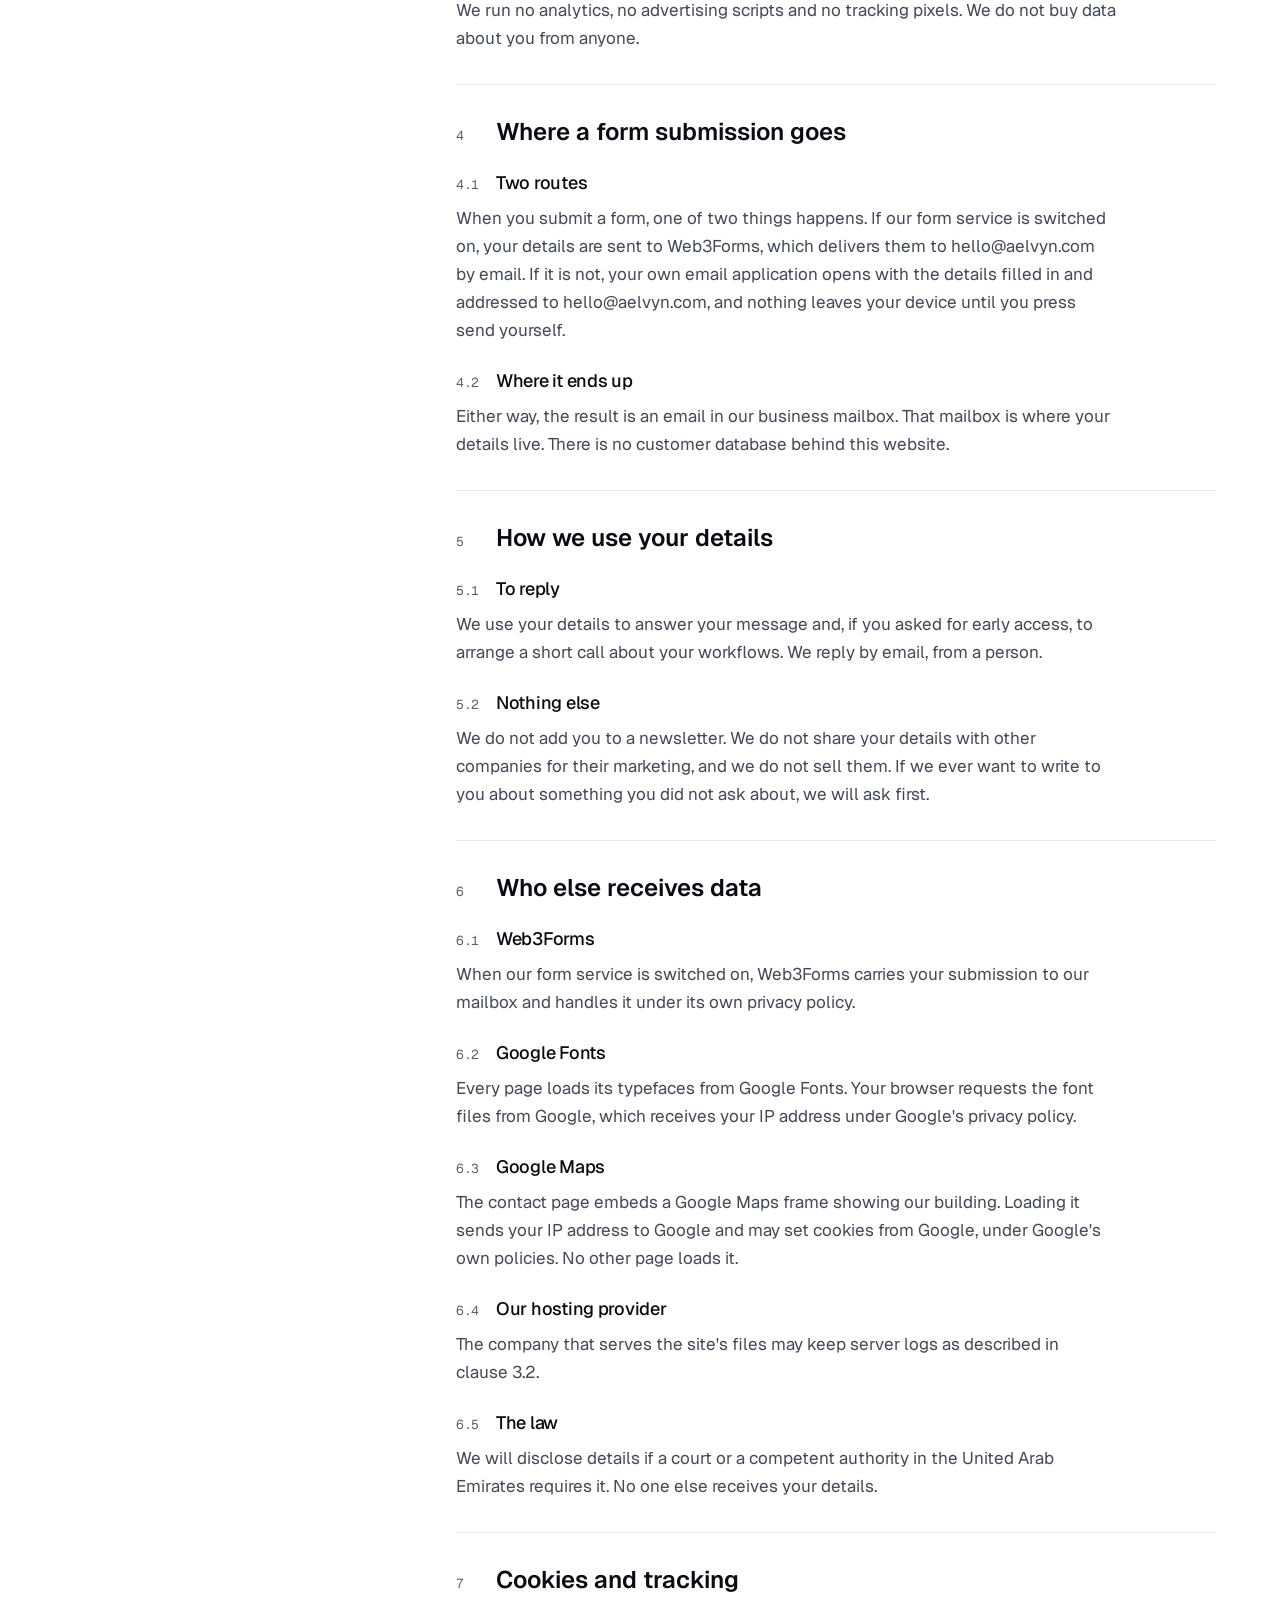
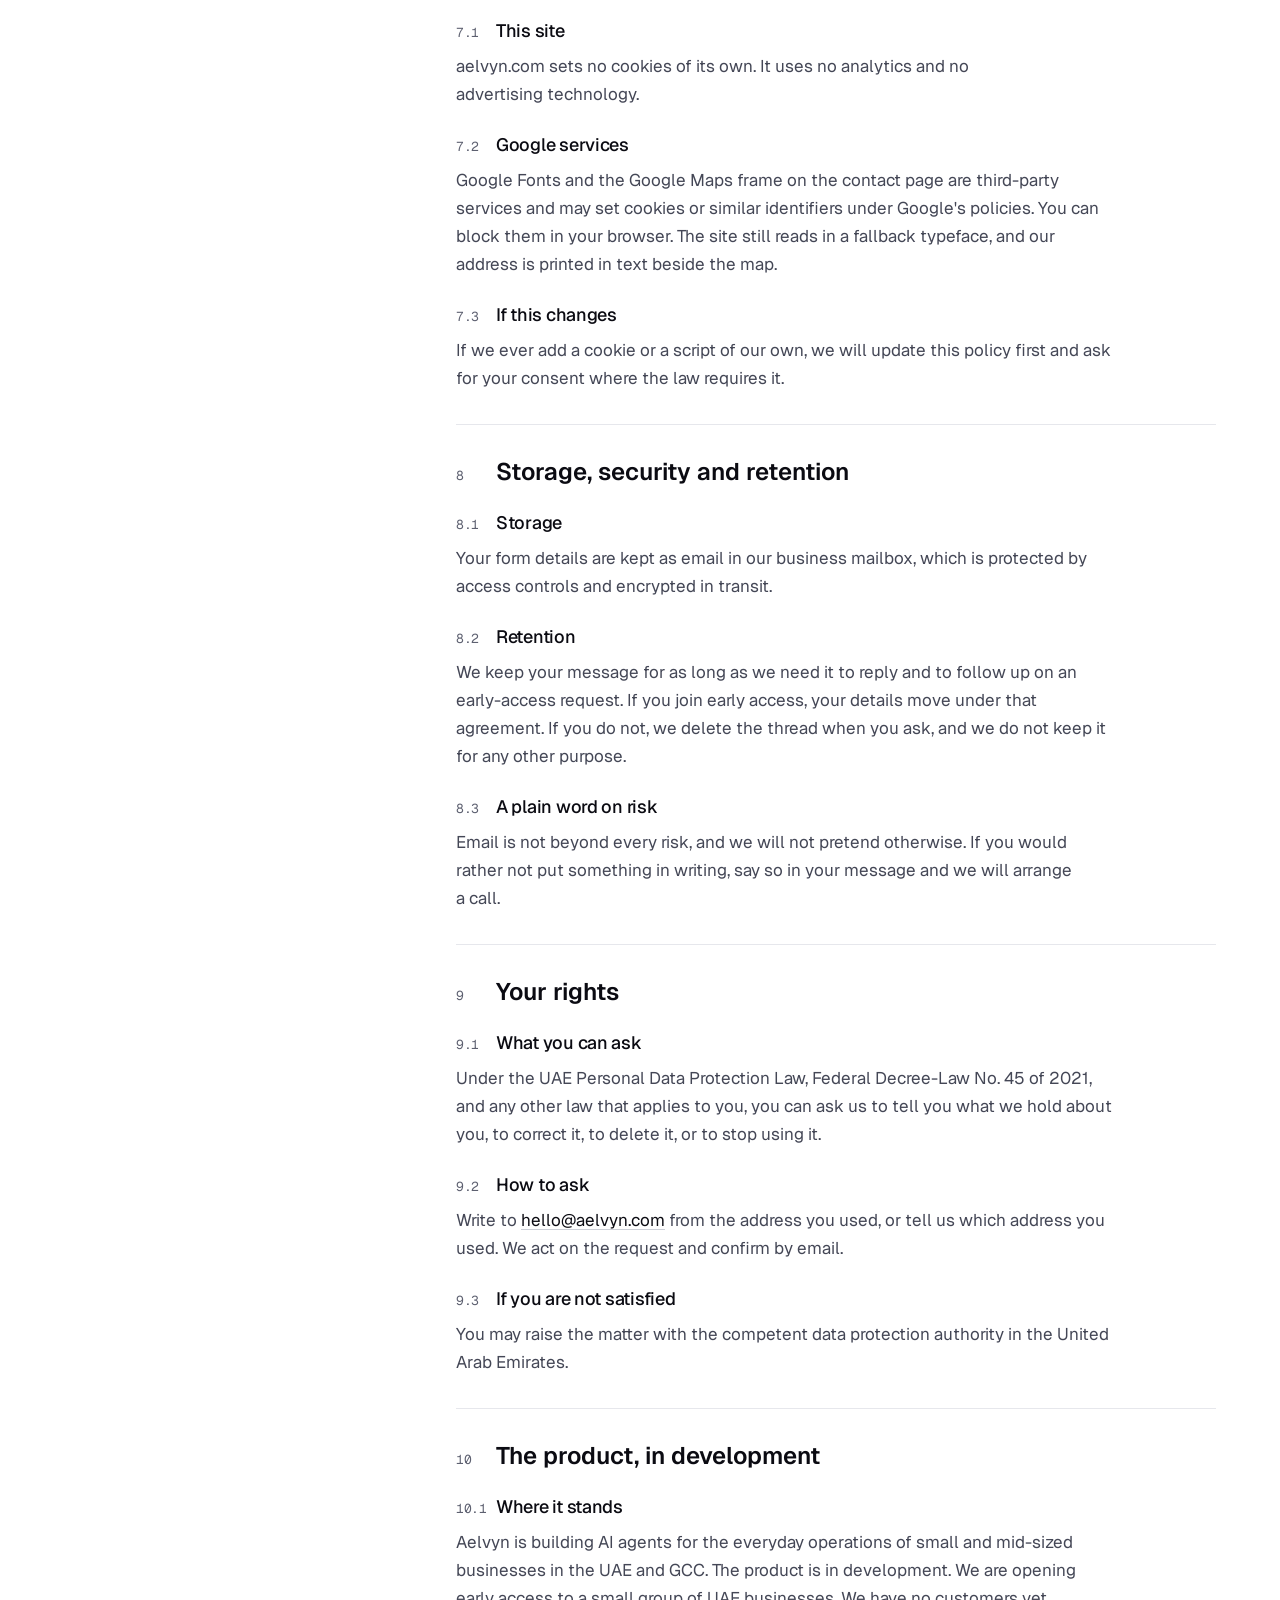
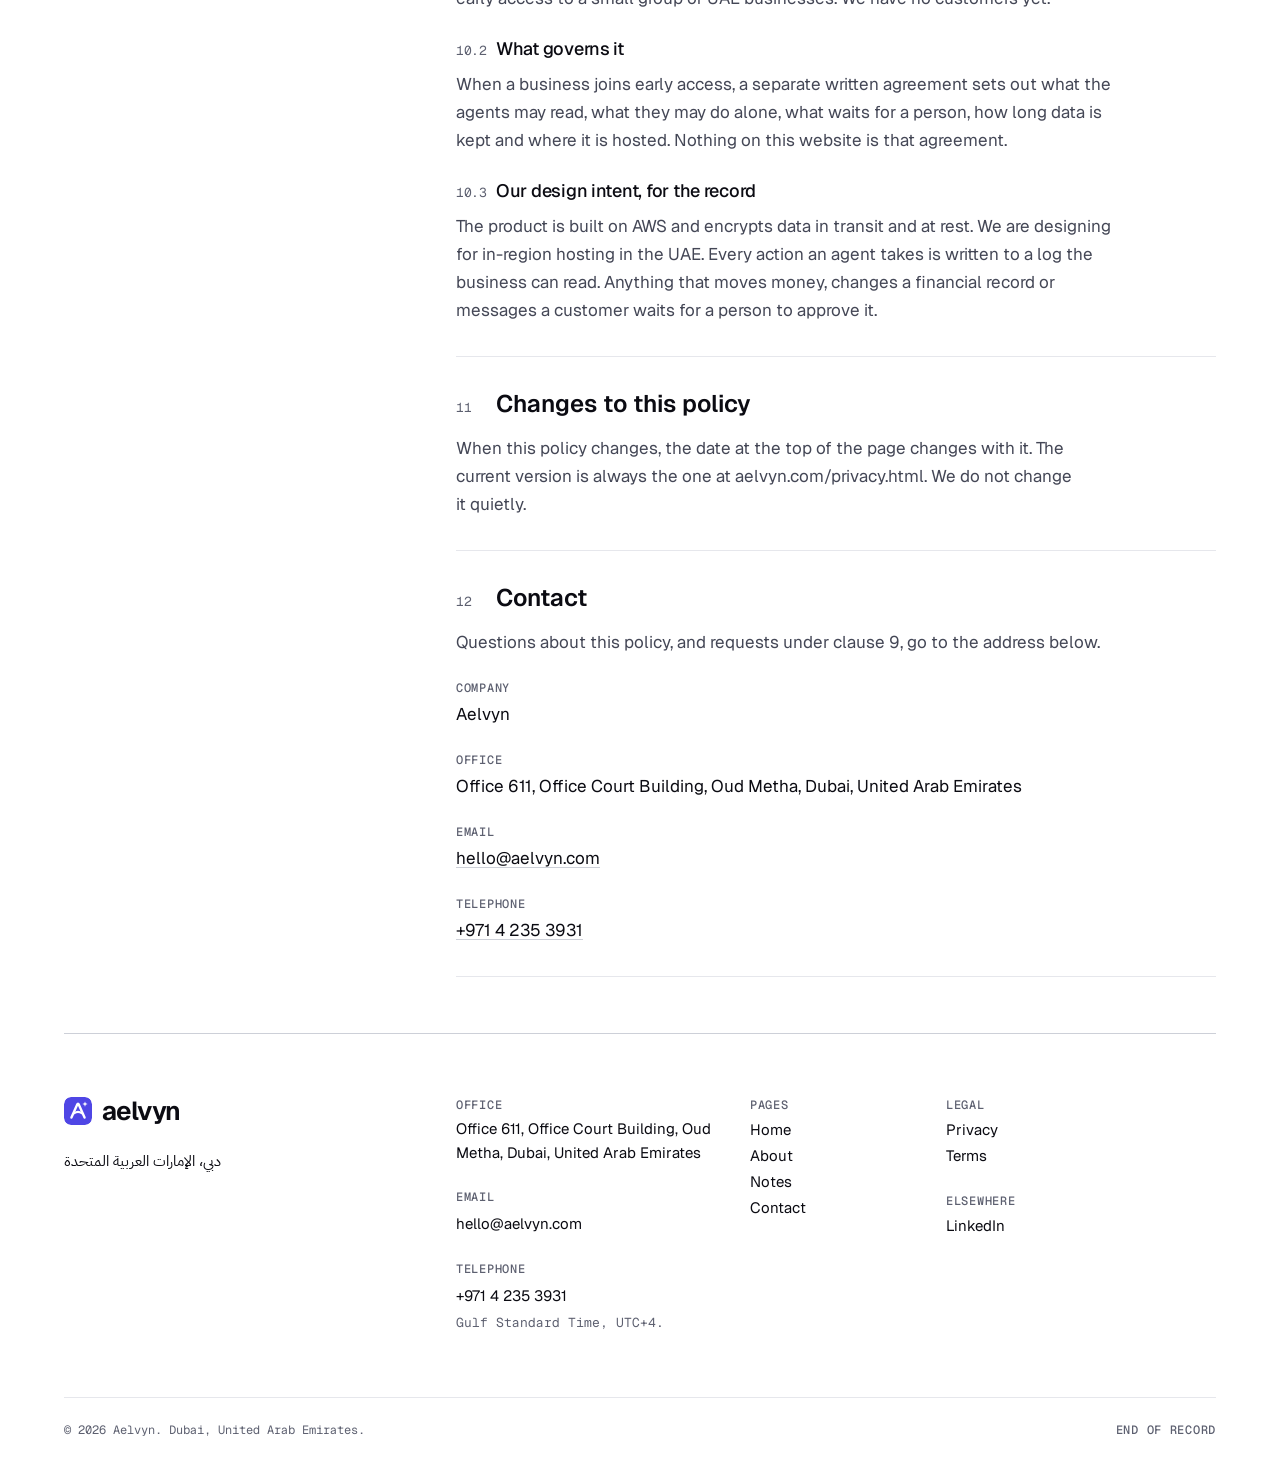
<file: privacy.html>
<!doctype html>
<html lang="en" class="no-js">
<head>
  <meta charset="utf-8">
  <meta name="viewport" content="width=device-width, initial-scale=1">
  <title>Privacy Policy, Aelvyn</title>
  <meta name="description" content="What aelvyn.com collects, where a form submission goes, who else receives data, and how to have your details deleted.">
  <link rel="canonical" href="https://aelvyn.com/privacy.html">
  <link rel="icon" href="assets/logo-mark.svg" type="image/svg+xml">
  <meta property="og:type" content="website">
  <meta property="og:title" content="Privacy Policy, Aelvyn">
  <meta property="og:description" content="What aelvyn.com collects, where a form submission goes, who else receives data, and how to have your details deleted.">
  <meta property="og:url" content="https://aelvyn.com/privacy.html">
  <meta property="og:image" content="https://aelvyn.com/assets/og-image.png">
  <meta name="twitter:card" content="summary_large_image">
  <link rel="preconnect" href="https://fonts.googleapis.com">
  <link rel="preconnect" href="https://fonts.gstatic.com" crossorigin>
  <link href="https://fonts.googleapis.com/css2?family=Geist:wght@400;500;600;700&family=Geist+Mono:wght@400;500&family=IBM+Plex+Sans+Arabic:wght@400;500&display=swap" rel="stylesheet">
  <link rel="stylesheet" href="styles.css?v=202611051125">
  <script>document.documentElement.classList.replace('no-js','js');</script>
  <script type="application/ld+json">
  {"@context":"https://schema.org","@type":"Organization","name":"Aelvyn","url":"https://aelvyn.com/","logo":"https://aelvyn.com/assets/logo.svg","email":"hello@aelvyn.com","telephone":"+971 4 235 3931","foundingDate":"2026-03","founder":{"@type":"Person","name":"Hamsa Sheshadri","jobTitle":"Founder","sameAs":"https://www.linkedin.com/in/hamsa-sheshadri-697946189/"},"address":{"@type":"PostalAddress","streetAddress":"Office 611, Office Court Building, Oud Metha","addressLocality":"Dubai","addressCountry":"AE"},"sameAs":["https://www.linkedin.com/company/aelvyn"]}
  </script>
</head>
<body>
<a class="skip-link" href="#top">Skip to content</a>

<header class="site-header">
  <div class="container header-inner">
    <a class="brand" href="index.html" aria-label="Aelvyn, home">
      <img class="brand-mark" src="assets/logo-mark.svg" alt="" width="28" height="28"><span class="brand-word">aelvyn</span>
    </a>
    <nav class="nav" aria-label="Site">
      <ul class="nav-list">
        <li><a class="nav-link" href="index.html#the-work">Product</a></li>
        <li><a class="nav-link" href="index.html#control">Control</a></li>
        <li><a class="nav-link" href="about.html">About</a></li>
        <li><a class="nav-link" href="blog.html">Notes</a></li>
        <li><a class="nav-link" href="contact.html">Contact</a></li>
      </ul>
      <a class="btn btn-secondary" href="index.html#early-access">Request early access</a>
      <button class="menu-btn" type="button" aria-expanded="false" aria-controls="nav-panel">Menu</button>
    </nav>
  </div>
  <div class="nav-panel" id="nav-panel" role="navigation" aria-label="Site menu">
    <ul>
      <li><a class="nav-link" href="index.html#the-work">Product</a></li>
      <li><a class="nav-link" href="index.html#control">Control</a></li>
      <li><a class="nav-link" href="about.html">About</a></li>
      <li><a class="nav-link" href="blog.html">Notes</a></li>
      <li><a class="nav-link" href="contact.html">Contact</a></li>
    </ul>
    <a class="btn btn-primary" href="index.html#early-access">Request early access</a>
  </div>
</header>

<main id="top" tabindex="-1">
  <section class="page-head" aria-labelledby="page-title">
    <div class="container">
      <div class="masthead" aria-hidden="true">
        <span><span class="mast-full">Legal</span><span class="mast-mobile">Legal, Dubai, last updated <time datetime="2026-10-19">19 Oct 2026</time></span></span>
        <span>Dubai, United Arab Emirates</span>
        <span>Last updated <time datetime="2026-10-19">19 Oct 2026</time></span>
      </div>
      <div class="grid mt-8">
        <h1 class="g1-9 h1-inner" id="page-title">Privacy Policy</h1>
        <p class="g1-7 lead mt-3">What this website collects, where a form submission goes, who else receives data, and how to have your details deleted.</p>
        <p class="g1-7 mono">Last updated <time datetime="2026-10-19">19 Oct 2026</time></p>
      </div>
    </div>
  </section>

  <div class="section">
    <div class="container">
      <div class="grid">
        <nav class="g1-3" aria-label="Clauses">
          <details class="toc-fold" open>
            <summary>Contents</summary>
            <ol class="toc">
              <li><a class="toc-link" href="#c1">1. Who we are</a></li>
              <li><a class="toc-link" href="#c2">2. What this policy covers</a></li>
              <li><a class="toc-link" href="#c3">3. What we collect</a></li>
              <li><a class="toc-link" href="#c4">4. Where a form submission goes</a></li>
              <li><a class="toc-link" href="#c5">5. How we use your details</a></li>
              <li><a class="toc-link" href="#c6">6. Who else receives data</a></li>
              <li><a class="toc-link" href="#c7">7. Cookies and tracking</a></li>
              <li><a class="toc-link" href="#c8">8. Storage, security and retention</a></li>
              <li><a class="toc-link" href="#c9">9. Your rights</a></li>
              <li><a class="toc-link" href="#c10">10. The product, in development</a></li>
              <li><a class="toc-link" href="#c11">11. Changes to this policy</a></li>
              <li><a class="toc-link" href="#c12">12. Contact</a></li>
            </ol>
          </details>
        </nav>

        <div class="g5-12">
          <section class="clause" id="c1">
            <h2><span class="num">1</span>Who we are</h2>
            <p>Aelvyn is a company founded in Dubai in March 2026. Our office is Office 611, Office Court Building, Oud Metha, Dubai, United Arab Emirates. In this policy, "we" and "us" mean Aelvyn, and "you" means a visitor to aelvyn.com.</p>
          </section>

          <section class="clause" id="c2">
            <h2><span class="num">2</span>What this policy covers</h2>
            <h3><span class="num">2.1</span>This website</h3>
            <p>This policy covers aelvyn.com and the two forms on it: the early-access form on the home page and the contact form on the contact page. It also covers any email you send to hello@aelvyn.com.</p>
            <h3><span class="num">2.2</span>Not the product</h3>
            <p>Aelvyn's product is in development. It has no customers yet and is not processing data for any business. How the product will handle data is set out in a separate agreement with each early-access business before anything is connected. Clause 10 says what we can say about it today.</p>
          </section>

          <section class="clause" id="c3">
            <h2><span class="num">3</span>What we collect</h2>
            <h3><span class="num">3.1</span>What you type into a form</h3>
            <p>The early-access form asks for your full name, work email, company, team size and the area you would automate first. The contact form asks for your full name, work email, company, a topic and your message. We ask for nothing else. We never ask for payment details, identity documents or passwords through this site.</p>
            <h3><span class="num">3.2</span>What your browser sends</h3>
            <p>Like any website, aelvyn.com receives your IP address, browser type and the pages you request. Our hosting provider may keep these in server logs to keep the site secure and running. We do not combine them with your form details.</p>
            <h3><span class="num">3.3</span>What we do not collect</h3>
            <p>We run no analytics, no advertising scripts and no tracking pixels. We do not buy data about you from anyone.</p>
          </section>

          <section class="clause" id="c4">
            <h2><span class="num">4</span>Where a form submission goes</h2>
            <h3><span class="num">4.1</span>Two routes</h3>
            <p>When you submit a form, one of two things happens. If our form service is switched on, your details are sent to Web3Forms, which delivers them to hello@aelvyn.com by email. If it is not, your own email application opens with the details filled in and addressed to hello@aelvyn.com, and nothing leaves your device until you press send yourself.</p>
            <h3><span class="num">4.2</span>Where it ends up</h3>
            <p>Either way, the result is an email in our business mailbox. That mailbox is where your details live. There is no customer database behind this website.</p>
          </section>

          <section class="clause" id="c5">
            <h2><span class="num">5</span>How we use your details</h2>
            <h3><span class="num">5.1</span>To reply</h3>
            <p>We use your details to answer your message and, if you asked for early access, to arrange a short call about your workflows. We reply by email, from a person.</p>
            <h3><span class="num">5.2</span>Nothing else</h3>
            <p>We do not add you to a newsletter. We do not share your details with other companies for their marketing, and we do not sell them. If we ever want to write to you about something you did not ask about, we will ask first.</p>
          </section>

          <section class="clause" id="c6">
            <h2><span class="num">6</span>Who else receives data</h2>
            <h3><span class="num">6.1</span>Web3Forms</h3>
            <p>When our form service is switched on, Web3Forms carries your submission to our mailbox and handles it under its own privacy policy.</p>
            <h3><span class="num">6.2</span>Google Fonts</h3>
            <p>Every page loads its typefaces from Google Fonts. Your browser requests the font files from Google, which receives your IP address under Google's privacy policy.</p>
            <h3><span class="num">6.3</span>Google Maps</h3>
            <p>The contact page embeds a Google Maps frame showing our building. Loading it sends your IP address to Google and may set cookies from Google, under Google's own policies. No other page loads it.</p>
            <h3><span class="num">6.4</span>Our hosting provider</h3>
            <p>The company that serves the site's files may keep server logs as described in clause 3.2.</p>
            <h3><span class="num">6.5</span>The law</h3>
            <p>We will disclose details if a court or a competent authority in the United Arab Emirates requires it. No one else receives your details.</p>
          </section>

          <section class="clause" id="c7">
            <h2><span class="num">7</span>Cookies and tracking</h2>
            <h3><span class="num">7.1</span>This site</h3>
            <p>aelvyn.com sets no cookies of its own. It uses no analytics and no advertising technology.</p>
            <h3><span class="num">7.2</span>Google services</h3>
            <p>Google Fonts and the Google Maps frame on the contact page are third-party services and may set cookies or similar identifiers under Google's policies. You can block them in your browser. The site still reads in a fallback typeface, and our address is printed in text beside the map.</p>
            <h3><span class="num">7.3</span>If this changes</h3>
            <p>If we ever add a cookie or a script of our own, we will update this policy first and ask for your consent where the law requires it.</p>
          </section>

          <section class="clause" id="c8">
            <h2><span class="num">8</span>Storage, security and retention</h2>
            <h3><span class="num">8.1</span>Storage</h3>
            <p>Your form details are kept as email in our business mailbox, which is protected by access controls and encrypted in transit.</p>
            <h3><span class="num">8.2</span>Retention</h3>
            <p>We keep your message for as long as we need it to reply and to follow up on an early-access request. If you join early access, your details move under that agreement. If you do not, we delete the thread when you ask, and we do not keep it for any other purpose.</p>
            <h3><span class="num">8.3</span>A plain word on risk</h3>
            <p>Email is not beyond every risk, and we will not pretend otherwise. If you would rather not put something in writing, say so in your message and we will arrange a call.</p>
          </section>

          <section class="clause" id="c9">
            <h2><span class="num">9</span>Your rights</h2>
            <h3><span class="num">9.1</span>What you can ask</h3>
            <p>Under the UAE Personal Data Protection Law, Federal Decree-Law No. 45 of 2021, and any other law that applies to you, you can ask us to tell you what we hold about you, to correct it, to delete it, or to stop using it.</p>
            <h3><span class="num">9.2</span>How to ask</h3>
            <p>Write to <a href="mailto:hello@aelvyn.com">hello@aelvyn.com</a> from the address you used, or tell us which address you used. We act on the request and confirm by email.</p>
            <h3><span class="num">9.3</span>If you are not satisfied</h3>
            <p>You may raise the matter with the competent data protection authority in the United Arab Emirates.</p>
          </section>

          <section class="clause" id="c10">
            <h2><span class="num">10</span>The product, in development</h2>
            <h3><span class="num">10.1</span>Where it stands</h3>
            <p>Aelvyn is building AI agents for the everyday operations of small and mid-sized businesses in the UAE and GCC. The product is in development. We are opening early access to a small group of UAE businesses. We have no customers yet.</p>
            <h3><span class="num">10.2</span>What governs it</h3>
            <p>When a business joins early access, a separate written agreement sets out what the agents may read, what they may do alone, what waits for a person, how long data is kept and where it is hosted. Nothing on this website is that agreement.</p>
            <h3><span class="num">10.3</span>Our design intent, for the record</h3>
            <p>The product is built on AWS and encrypts data in transit and at rest. We are designing for in-region hosting in the UAE. Every action an agent takes is written to a log the business can read. Anything that moves money, changes a financial record or messages a customer waits for a person to approve it.</p>
          </section>

          <section class="clause" id="c11">
            <h2><span class="num">11</span>Changes to this policy</h2>
            <p>When this policy changes, the date at the top of the page changes with it. The current version is always the one at aelvyn.com/privacy.html. We do not change it quietly.</p>
          </section>

          <section class="clause" id="c12">
            <h2><span class="num">12</span>Contact</h2>
            <p>Questions about this policy, and requests under clause 9, go to the address below.</p>
            <address class="addr mt-3">
              <span class="label">Company</span>
              <p>Aelvyn</p>
              <span class="label">Office</span>
              <p>Office 611, Office Court Building, Oud Metha, Dubai, United Arab Emirates</p>
              <span class="label">Email</span>
              <p><a href="mailto:hello@aelvyn.com">hello@aelvyn.com</a></p>
              <span class="label">Telephone</span>
              <p><a href="tel:+97142353931">+971 4 235 3931</a></p>
            </address>
          </section>
        </div>
      </div>
    </div>
  </div>
</main>

<footer class="site-footer">
  <div class="container">
    <div class="grid footer-grid">
      <div class="g1-4 footer-col">
        <a class="brand" href="index.html" aria-label="Aelvyn, home">
          <img class="brand-mark" src="assets/logo-mark.svg" alt="" width="28" height="28"><span class="brand-word">aelvyn</span>
        </a>
        <p class="footer-ar" lang="ar" dir="rtl">دبي، الإمارات العربية المتحدة</p>
      </div>
      <div class="g5-7 footer-col">
        <span class="label">Office</span>
        <p>Office 611, Office Court Building, Oud Metha, Dubai, United Arab Emirates</p>
        <span class="label">Email</span>
        <a class="footer-link" href="mailto:hello@aelvyn.com">hello@aelvyn.com</a>
        <span class="label">Telephone</span>
        <a class="footer-link" href="tel:+97142353931">+971 4 235 3931</a>
        <span class="mono">Gulf Standard Time, UTC+4.</span>
      </div>
      <div class="g8-9 footer-col">
        <span class="label">Pages</span>
        <ul>
          <li><a class="footer-link" href="index.html">Home</a></li>
          <li><a class="footer-link" href="about.html">About</a></li>
          <li><a class="footer-link" href="blog.html">Notes</a></li>
          <li><a class="footer-link" href="contact.html">Contact</a></li>
        </ul>
      </div>
      <div class="g10-12 footer-col">
        <span class="label">Legal</span>
        <ul>
          <li><a class="footer-link" href="privacy.html">Privacy</a></li>
          <li><a class="footer-link" href="terms.html">Terms</a></li>
        </ul>
        <span class="label">Elsewhere</span>
        <ul>
          <li><a class="footer-link" href="https://www.linkedin.com/company/aelvyn" rel="noopener">LinkedIn</a></li>
        </ul>
      </div>
    </div>
    <div class="footer-bottom">
      <span>© 2026 Aelvyn. Dubai, United Arab Emirates.</span>
      <span class="end">End of record</span>
    </div>
  </div>
</footer>

<script src="script.js?v=202611051125"></script>
</body>
</html>
</file>
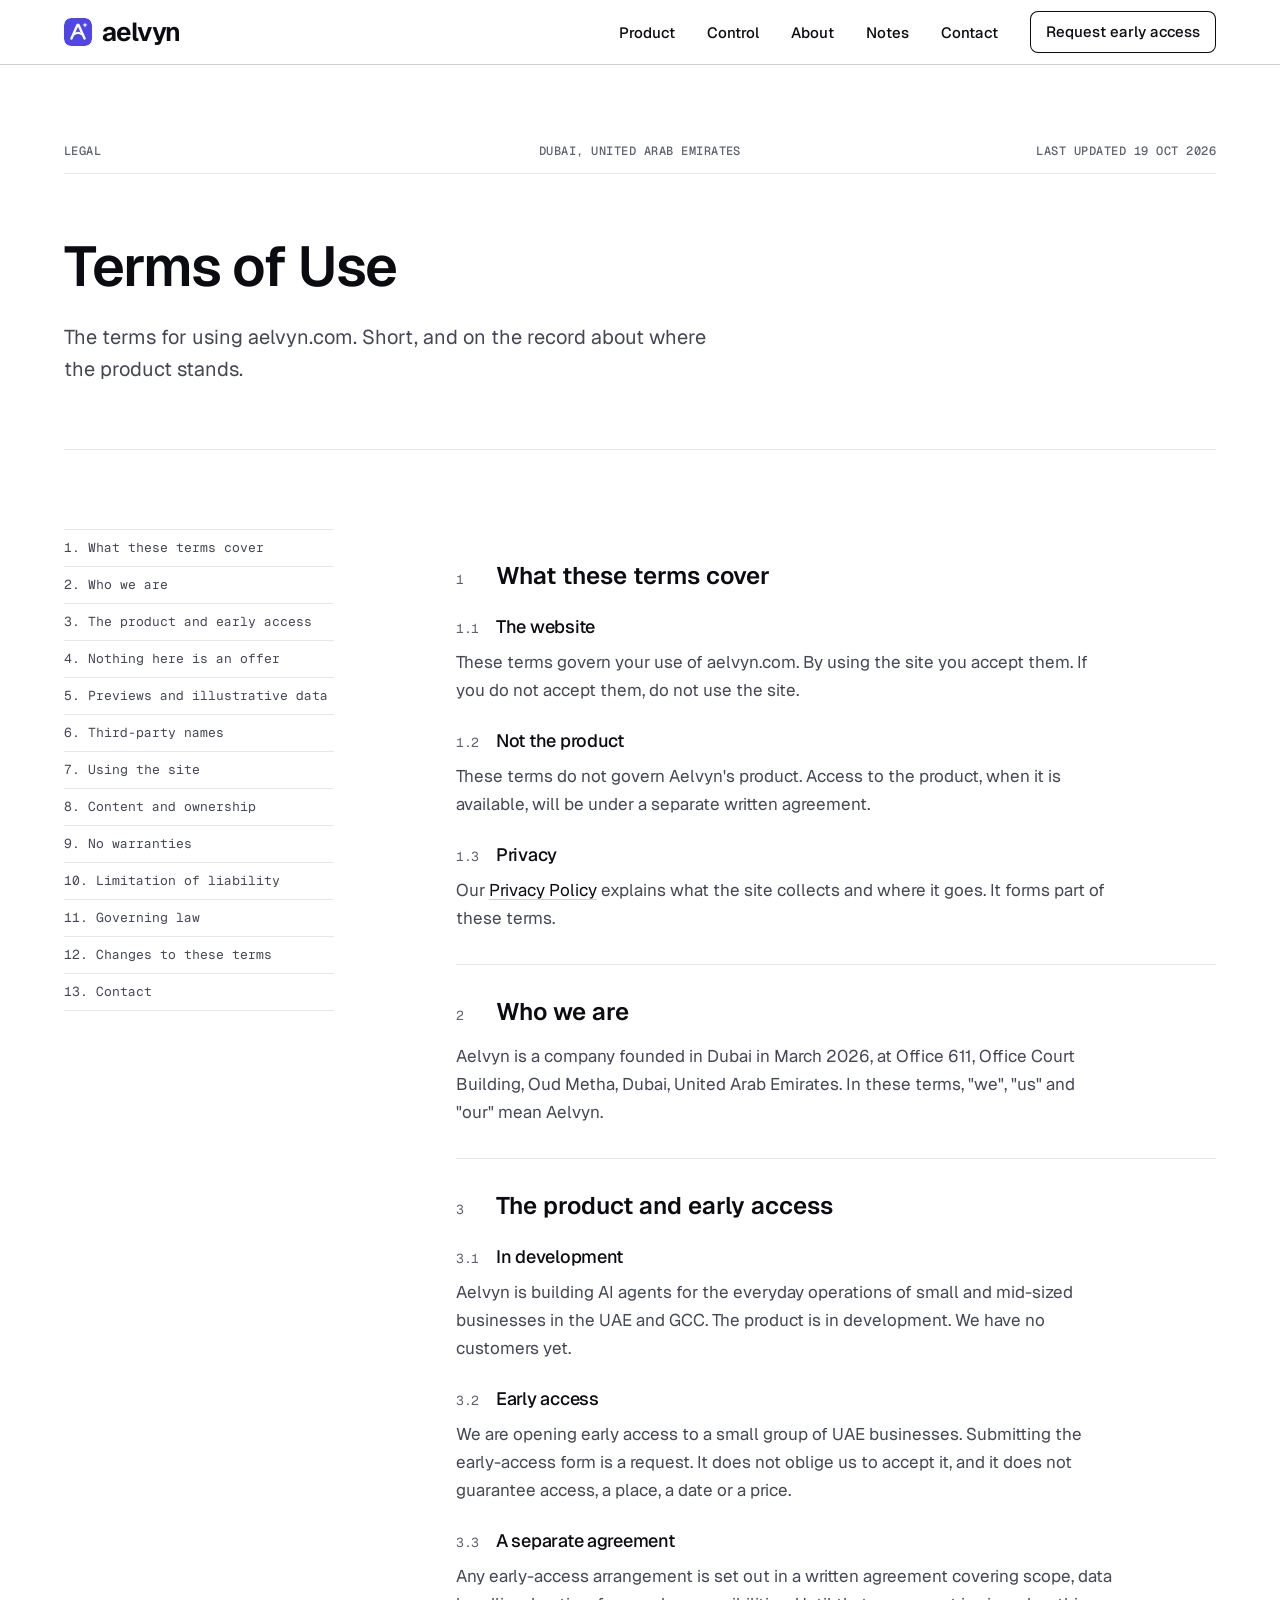
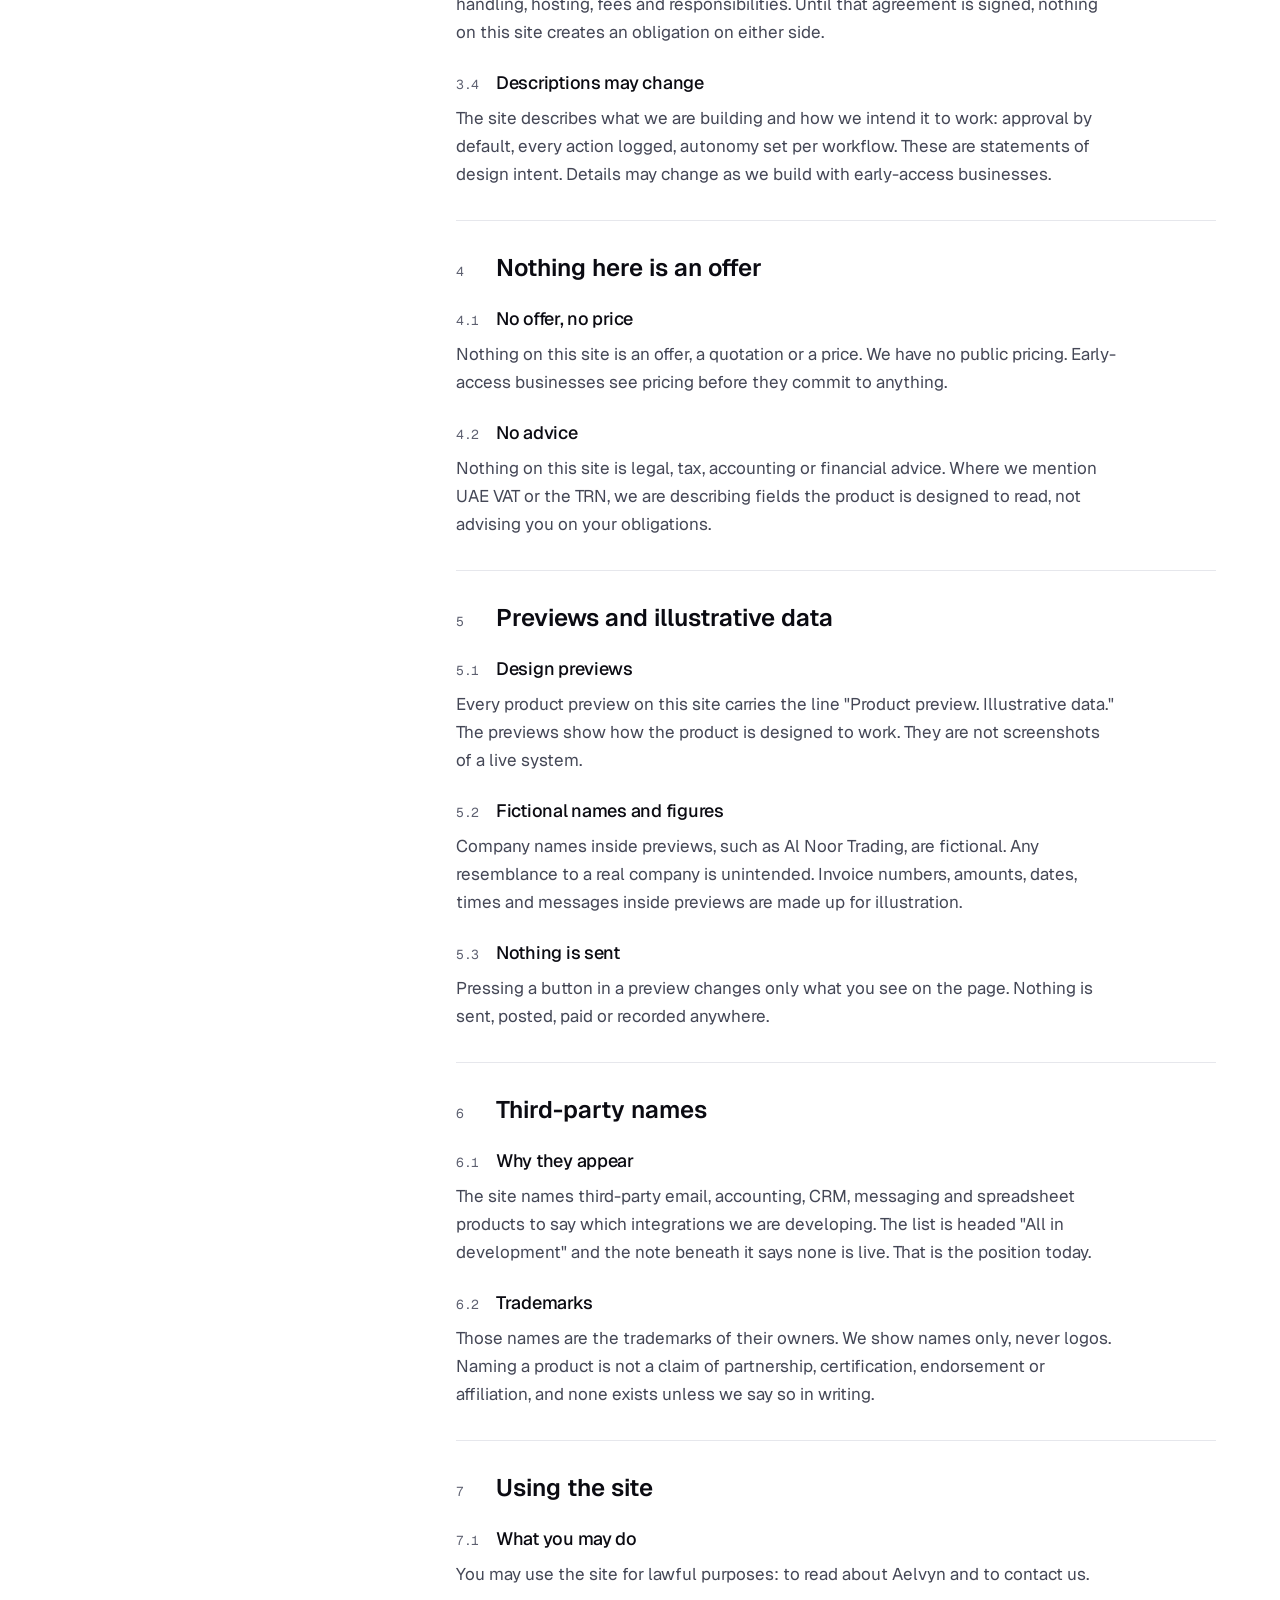
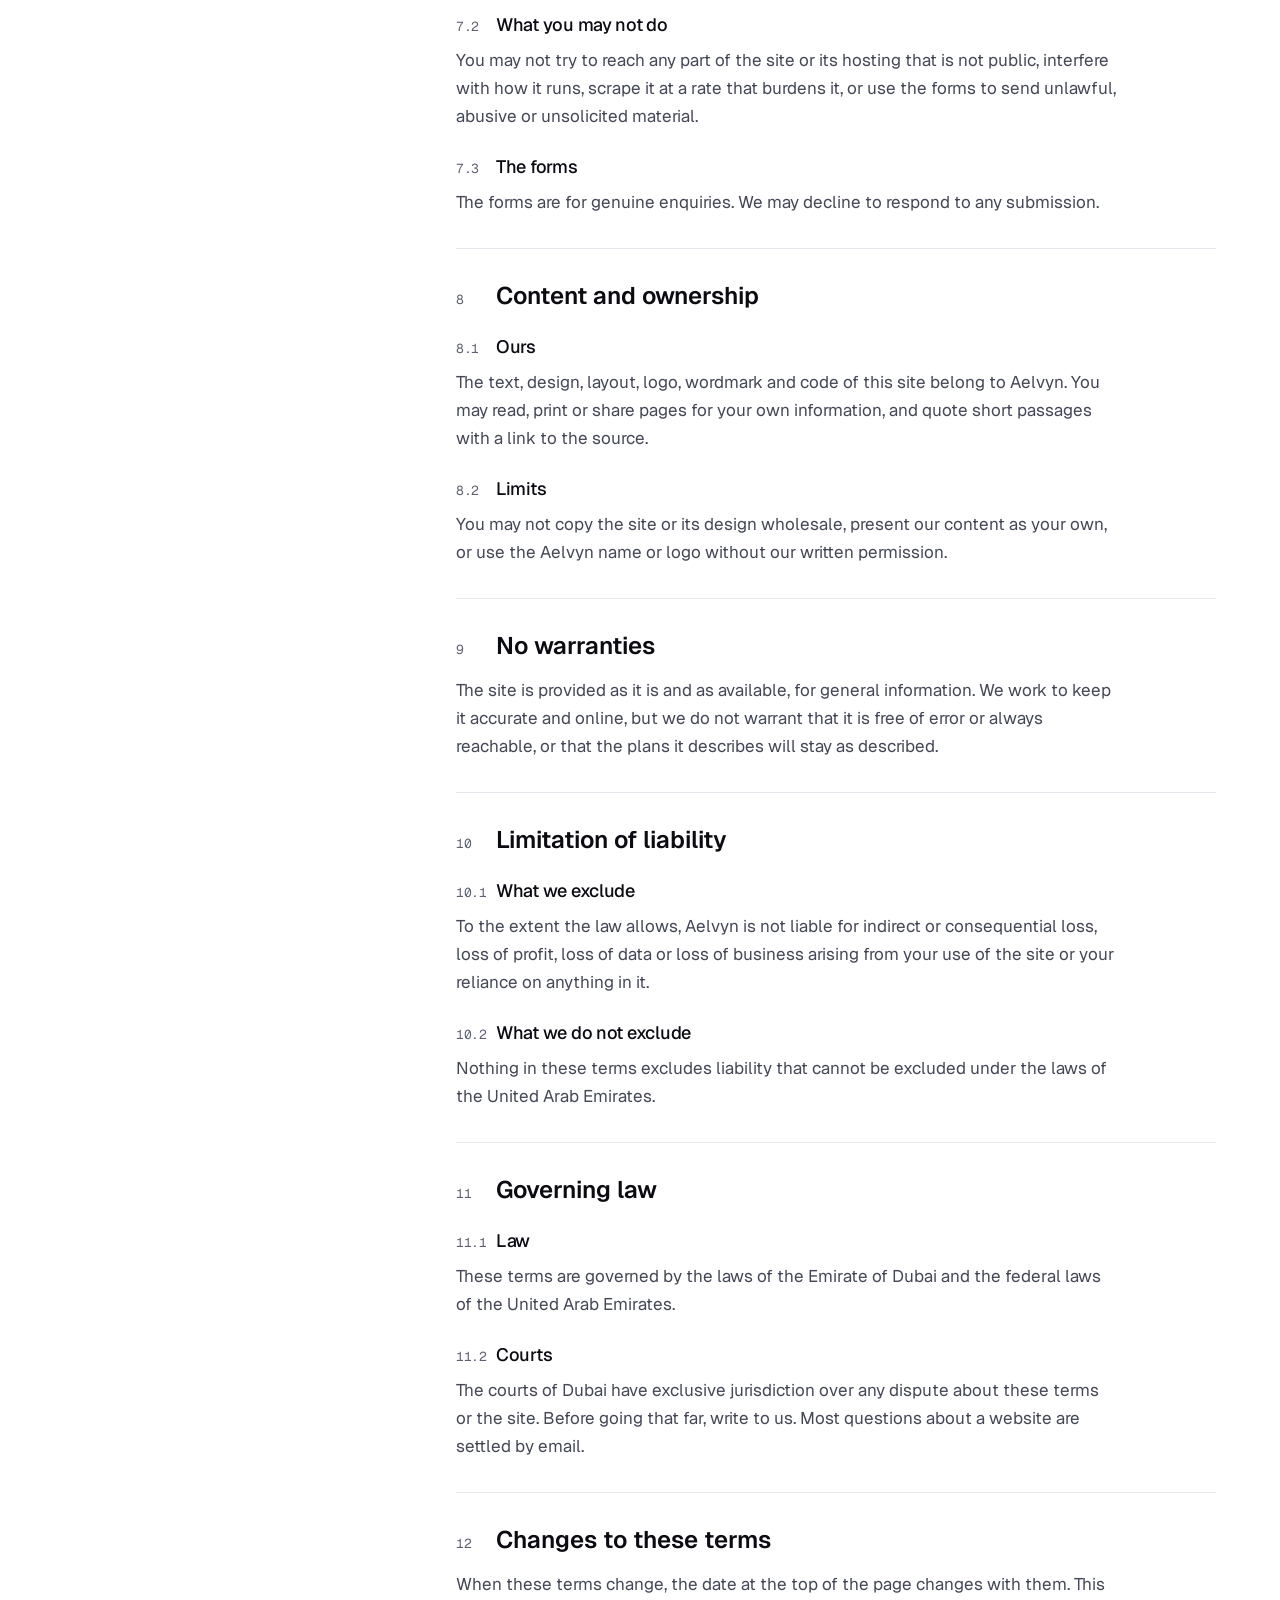
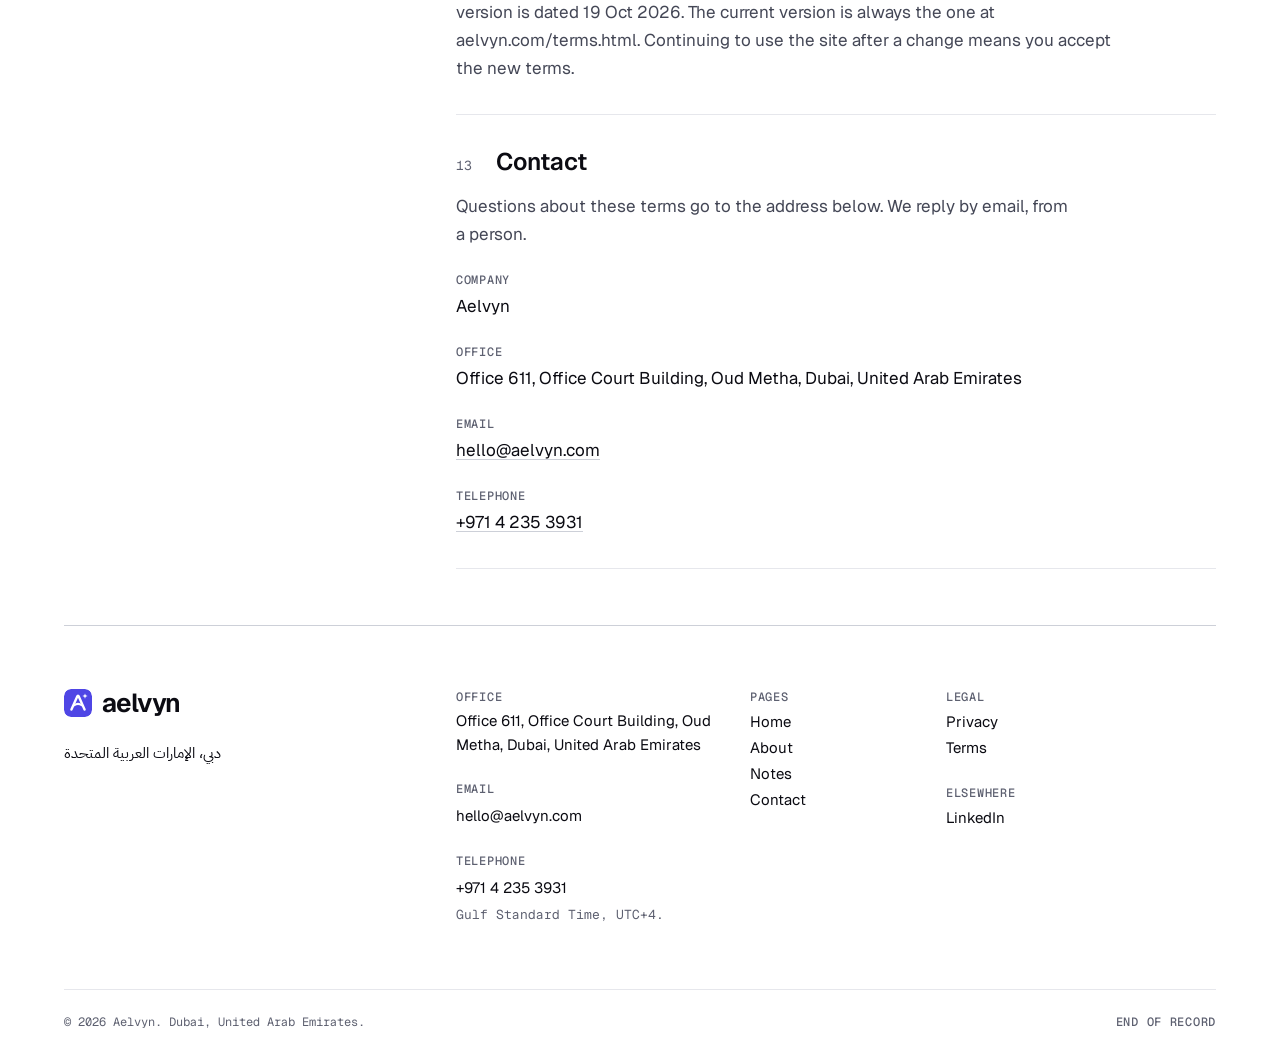
<file: terms.html>
<!doctype html>
<html lang="en" class="no-js">
<head>
  <meta charset="utf-8">
  <meta name="viewport" content="width=device-width, initial-scale=1">
  <title>Terms of Use, Aelvyn</title>
  <meta name="description" content="The terms for using aelvyn.com. The site is informational, the product is in early access, nothing here is an offer or a price, and Dubai law governs.">
  <link rel="canonical" href="https://aelvyn.com/terms.html">
  <link rel="icon" href="assets/logo-mark.svg" type="image/svg+xml">
  <meta property="og:type" content="website">
  <meta property="og:title" content="Terms of Use, Aelvyn">
  <meta property="og:description" content="The terms for using aelvyn.com. The site is informational, the product is in early access, nothing here is an offer or a price, and Dubai law governs.">
  <meta property="og:url" content="https://aelvyn.com/terms.html">
  <meta property="og:image" content="https://aelvyn.com/assets/og-image.png">
  <meta name="twitter:card" content="summary_large_image">
  <link rel="preconnect" href="https://fonts.googleapis.com">
  <link rel="preconnect" href="https://fonts.gstatic.com" crossorigin>
  <link href="https://fonts.googleapis.com/css2?family=Geist:wght@400;500;600;700&family=Geist+Mono:wght@400;500&family=IBM+Plex+Sans+Arabic:wght@400;500&display=swap" rel="stylesheet">
  <link rel="stylesheet" href="styles.css?v=202611051125">
  <script>document.documentElement.classList.replace('no-js','js');</script>
  <script type="application/ld+json">
  {"@context":"https://schema.org","@type":"Organization","name":"Aelvyn","url":"https://aelvyn.com/","logo":"https://aelvyn.com/assets/logo.svg","email":"hello@aelvyn.com","telephone":"+971 4 235 3931","foundingDate":"2026-03","founder":{"@type":"Person","name":"Hamsa Sheshadri","jobTitle":"Founder","sameAs":"https://www.linkedin.com/in/hamsa-sheshadri-697946189/"},"address":{"@type":"PostalAddress","streetAddress":"Office 611, Office Court Building, Oud Metha","addressLocality":"Dubai","addressCountry":"AE"},"sameAs":["https://www.linkedin.com/company/aelvyn"]}
  </script>
</head>
<body>
<a class="skip-link" href="#top">Skip to content</a>

<header class="site-header">
  <div class="container header-inner">
    <a class="brand" href="index.html" aria-label="Aelvyn, home">
      <img class="brand-mark" src="assets/logo-mark.svg" alt="" width="28" height="28"><span class="brand-word">aelvyn</span>
    </a>
    <nav class="nav" aria-label="Site">
      <ul class="nav-list">
        <li><a class="nav-link" href="index.html#the-work">Product</a></li>
        <li><a class="nav-link" href="index.html#control">Control</a></li>
        <li><a class="nav-link" href="about.html">About</a></li>
        <li><a class="nav-link" href="blog.html">Notes</a></li>
        <li><a class="nav-link" href="contact.html">Contact</a></li>
      </ul>
      <a class="btn btn-secondary" href="index.html#early-access">Request early access</a>
      <button class="menu-btn" type="button" aria-expanded="false" aria-controls="nav-panel">Menu</button>
    </nav>
  </div>
  <div class="nav-panel" id="nav-panel" role="navigation" aria-label="Site menu">
    <ul>
      <li><a class="nav-link" href="index.html#the-work">Product</a></li>
      <li><a class="nav-link" href="index.html#control">Control</a></li>
      <li><a class="nav-link" href="about.html">About</a></li>
      <li><a class="nav-link" href="blog.html">Notes</a></li>
      <li><a class="nav-link" href="contact.html">Contact</a></li>
    </ul>
    <a class="btn btn-primary" href="index.html#early-access">Request early access</a>
  </div>
</header>

<main id="top" tabindex="-1">
  <section class="page-head" aria-labelledby="page-title">
    <div class="container">
      <div class="masthead" aria-hidden="true">
        <span><span class="mast-full">Legal</span><span class="mast-mobile">Legal, Dubai, last updated 19 Oct 2026</span></span>
        <span>Dubai, United Arab Emirates</span>
        <span>Last updated 19 Oct 2026</span>
      </div>
      <div class="grid mt-8">
        <h1 class="g1-9 h1-inner" id="page-title">Terms of Use</h1>
        <p class="g1-7 lead mt-3">The terms for using aelvyn.com. Short, and on the record about where the product stands.</p>
      </div>
    </div>
  </section>

  <div class="section">
    <div class="container">
      <div class="grid">
        <nav class="g1-3" aria-label="Clauses">
          <details class="toc-fold" open>
            <summary>Contents</summary>
            <ol class="toc">
              <li><a class="toc-link" href="#c1">1. What these terms cover</a></li>
              <li><a class="toc-link" href="#c2">2. Who we are</a></li>
              <li><a class="toc-link" href="#c3">3. The product and early access</a></li>
              <li><a class="toc-link" href="#c4">4. Nothing here is an offer</a></li>
              <li><a class="toc-link" href="#c5">5. Previews and illustrative data</a></li>
              <li><a class="toc-link" href="#c6">6. Third-party names</a></li>
              <li><a class="toc-link" href="#c7">7. Using the site</a></li>
              <li><a class="toc-link" href="#c8">8. Content and ownership</a></li>
              <li><a class="toc-link" href="#c9">9. No warranties</a></li>
              <li><a class="toc-link" href="#c10">10. Limitation of liability</a></li>
              <li><a class="toc-link" href="#c11">11. Governing law</a></li>
              <li><a class="toc-link" href="#c12">12. Changes to these terms</a></li>
              <li><a class="toc-link" href="#c13">13. Contact</a></li>
            </ol>
          </details>
        </nav>

        <div class="g5-12">
          <section class="clause" id="c1">
            <h2><span class="num">1</span>What these terms cover</h2>
            <h3><span class="num">1.1</span>The website</h3>
            <p>These terms govern your use of aelvyn.com. By using the site you accept them. If you do not accept them, do not use the site.</p>
            <h3><span class="num">1.2</span>Not the product</h3>
            <p>These terms do not govern Aelvyn's product. Access to the product, when it is available, will be under a separate written agreement.</p>
            <h3><span class="num">1.3</span>Privacy</h3>
            <p>Our <a href="privacy.html">Privacy Policy</a> explains what the site collects and where it goes. It forms part of these terms.</p>
          </section>

          <section class="clause" id="c2">
            <h2><span class="num">2</span>Who we are</h2>
            <p>Aelvyn is a company founded in Dubai in March 2026, at Office 611, Office Court Building, Oud Metha, Dubai, United Arab Emirates. In these terms, "we", "us" and "our" mean Aelvyn.</p>
          </section>

          <section class="clause" id="c3">
            <h2><span class="num">3</span>The product and early access</h2>
            <h3><span class="num">3.1</span>In development</h3>
            <p>Aelvyn is building AI agents for the everyday operations of small and mid-sized businesses in the UAE and GCC. The product is in development. We have no customers yet.</p>
            <h3><span class="num">3.2</span>Early access</h3>
            <p>We are opening early access to a small group of UAE businesses. Submitting the early-access form is a request. It does not oblige us to accept it, and it does not guarantee access, a place, a date or a price.</p>
            <h3><span class="num">3.3</span>A separate agreement</h3>
            <p>Any early-access arrangement is set out in a written agreement covering scope, data handling, hosting, fees and responsibilities. Until that agreement is signed, nothing on this site creates an obligation on either side.</p>
            <h3><span class="num">3.4</span>Descriptions may change</h3>
            <p>The site describes what we are building and how we intend it to work: approval by default, every action logged, autonomy set per workflow. These are statements of design intent. Details may change as we build with early-access businesses.</p>
          </section>

          <section class="clause" id="c4">
            <h2><span class="num">4</span>Nothing here is an offer</h2>
            <h3><span class="num">4.1</span>No offer, no price</h3>
            <p>Nothing on this site is an offer, a quotation or a price. We have no public pricing. Early-access businesses see pricing before they commit to anything.</p>
            <h3><span class="num">4.2</span>No advice</h3>
            <p>Nothing on this site is legal, tax, accounting or financial advice. Where we mention UAE VAT or the TRN, we are describing fields the product is designed to read, not advising you on your obligations.</p>
          </section>

          <section class="clause" id="c5">
            <h2><span class="num">5</span>Previews and illustrative data</h2>
            <h3><span class="num">5.1</span>Design previews</h3>
            <p>Every product preview on this site carries the line "Product preview. Illustrative data." The previews show how the product is designed to work. They are not screenshots of a live system.</p>
            <h3><span class="num">5.2</span>Fictional names and figures</h3>
            <p>Company names inside previews, such as Al Noor Trading, are fictional. Any resemblance to a real company is unintended. Invoice numbers, amounts, dates, times and messages inside previews are made up for illustration.</p>
            <h3><span class="num">5.3</span>Nothing is sent</h3>
            <p>Pressing a button in a preview changes only what you see on the page. Nothing is sent, posted, paid or recorded anywhere.</p>
          </section>

          <section class="clause" id="c6">
            <h2><span class="num">6</span>Third-party names</h2>
            <h3><span class="num">6.1</span>Why they appear</h3>
            <p>The site names third-party email, accounting, CRM, messaging and spreadsheet products to say which integrations we are developing. The list is headed "All in development" and the note beneath it says none is live. That is the position today.</p>
            <h3><span class="num">6.2</span>Trademarks</h3>
            <p>Those names are the trademarks of their owners. We show names only, never logos. Naming a product is not a claim of partnership, certification, endorsement or affiliation, and none exists unless we say so in writing.</p>
          </section>

          <section class="clause" id="c7">
            <h2><span class="num">7</span>Using the site</h2>
            <h3><span class="num">7.1</span>What you may do</h3>
            <p>You may use the site for lawful purposes: to read about Aelvyn and to contact us.</p>
            <h3><span class="num">7.2</span>What you may not do</h3>
            <p>You may not try to reach any part of the site or its hosting that is not public, interfere with how it runs, scrape it at a rate that burdens it, or use the forms to send unlawful, abusive or unsolicited material.</p>
            <h3><span class="num">7.3</span>The forms</h3>
            <p>The forms are for genuine enquiries. We may decline to respond to any submission.</p>
          </section>

          <section class="clause" id="c8">
            <h2><span class="num">8</span>Content and ownership</h2>
            <h3><span class="num">8.1</span>Ours</h3>
            <p>The text, design, layout, logo, wordmark and code of this site belong to Aelvyn. You may read, print or share pages for your own information, and quote short passages with a link to the source.</p>
            <h3><span class="num">8.2</span>Limits</h3>
            <p>You may not copy the site or its design wholesale, present our content as your own, or use the Aelvyn name or logo without our written permission.</p>
          </section>

          <section class="clause" id="c9">
            <h2><span class="num">9</span>No warranties</h2>
            <p>The site is provided as it is and as available, for general information. We work to keep it accurate and online, but we do not warrant that it is free of error or always reachable, or that the plans it describes will stay as described.</p>
          </section>

          <section class="clause" id="c10">
            <h2><span class="num">10</span>Limitation of liability</h2>
            <h3><span class="num">10.1</span>What we exclude</h3>
            <p>To the extent the law allows, Aelvyn is not liable for indirect or consequential loss, loss of profit, loss of data or loss of business arising from your use of the site or your reliance on anything in it.</p>
            <h3><span class="num">10.2</span>What we do not exclude</h3>
            <p>Nothing in these terms excludes liability that cannot be excluded under the laws of the United Arab Emirates.</p>
          </section>

          <section class="clause" id="c11">
            <h2><span class="num">11</span>Governing law</h2>
            <h3><span class="num">11.1</span>Law</h3>
            <p>These terms are governed by the laws of the Emirate of Dubai and the federal laws of the United Arab Emirates.</p>
            <h3><span class="num">11.2</span>Courts</h3>
            <p>The courts of Dubai have exclusive jurisdiction over any dispute about these terms or the site. Before going that far, write to us. Most questions about a website are settled by email.</p>
          </section>

          <section class="clause" id="c12">
            <h2><span class="num">12</span>Changes to these terms</h2>
            <p>When these terms change, the date at the top of the page changes with them. This version is dated 19 Oct 2026. The current version is always the one at aelvyn.com/terms.html. Continuing to use the site after a change means you accept the new terms.</p>
          </section>

          <section class="clause" id="c13">
            <h2><span class="num">13</span>Contact</h2>
            <p>Questions about these terms go to the address below. We reply by email, from a person.</p>
            <address class="addr mt-3">
              <span class="label">Company</span>
              <p>Aelvyn</p>
              <span class="label">Office</span>
              <p>Office 611, Office Court Building, Oud Metha, Dubai, United Arab Emirates</p>
              <span class="label">Email</span>
              <p><a href="mailto:hello@aelvyn.com">hello@aelvyn.com</a></p>
              <span class="label">Telephone</span>
              <p><a href="tel:+97142353931">+971 4 235 3931</a></p>
            </address>
          </section>
        </div>
      </div>
    </div>
  </div>
</main>

<footer class="site-footer">
  <div class="container">
    <div class="grid footer-grid">
      <div class="g1-4 footer-col">
        <a class="brand" href="index.html" aria-label="Aelvyn, home">
          <img class="brand-mark" src="assets/logo-mark.svg" alt="" width="28" height="28"><span class="brand-word">aelvyn</span>
        </a>
        <p class="footer-ar" lang="ar" dir="rtl">دبي، الإمارات العربية المتحدة</p>
      </div>
      <div class="g5-7 footer-col">
        <span class="label">Office</span>
        <p>Office 611, Office Court Building, Oud Metha, Dubai, United Arab Emirates</p>
        <span class="label">Email</span>
        <a class="footer-link" href="mailto:hello@aelvyn.com">hello@aelvyn.com</a>
        <span class="label">Telephone</span>
        <a class="footer-link" href="tel:+97142353931">+971 4 235 3931</a>
        <span class="mono">Gulf Standard Time, UTC+4.</span>
      </div>
      <div class="g8-9 footer-col">
        <span class="label">Pages</span>
        <ul>
          <li><a class="footer-link" href="index.html">Home</a></li>
          <li><a class="footer-link" href="about.html">About</a></li>
          <li><a class="footer-link" href="blog.html">Notes</a></li>
          <li><a class="footer-link" href="contact.html">Contact</a></li>
        </ul>
      </div>
      <div class="g10-12 footer-col">
        <span class="label">Legal</span>
        <ul>
          <li><a class="footer-link" href="privacy.html">Privacy</a></li>
          <li><a class="footer-link" href="terms.html">Terms</a></li>
        </ul>
        <span class="label">Elsewhere</span>
        <ul>
          <li><a class="footer-link" href="https://www.linkedin.com/company/aelvyn" rel="noopener">LinkedIn</a></li>
        </ul>
      </div>
    </div>
    <div class="footer-bottom">
      <span>© 2026 Aelvyn. Dubai, United Arab Emirates.</span>
      <span class="end">End of record</span>
    </div>
  </div>
</footer>

<script src="script.js?v=202611051125"></script>
</body>
</html>
</file>
<file: styles.css>
/* Aelvyn, aelvyn.com. One stylesheet for every page.
   Direction: clean white and indigo. One sans family (Geist), cool greys, Aelvyn indigo as the only accent,
   numbered sections and hairline rules for structure, product previews set as real software cards. */

:root {
  /* PAPER (surfaces). Three values do all the elevation. No shadows, no gradients, no tints as decoration. */
  --paper:    #FFFFFF; /* page background on every page. Warm, not yellow. */
  --paper-2:  #F6F7F9; /* recessed band: sections 05 and 09, table header rows, form field backgrounds, blog row hover */
  --paper-3:  #FFFFFF; /* raised sheet: the invoice document, the support reply card, the form sheet, the map frame */

  /* INK (text). */
  --ink:      #0B0B12; /* headings, primary text, the section 03 background.      15.8:1 on paper */
  --ink-2:    #444756; /* body copy.                                               9.2:1 on paper */
  --ink-3:    #5D6070; /* mono labels, captions, eyebrows, footer small print.     6.6:1 on paper, 6.1:1 on paper-2, 7.1:1 on paper-3. Never below 12px. Never for paragraphs. */
  --on-ink:   #FFFFFF; /* text on the ink section (the paper colour, so the inversion reads as the same sheet turned over) */
  --on-ink-2: #B4B7C6; /* secondary text on ink.                                   7.8:1 on ink */
  --ink-rule: #262838; /* hairlines on the ink section */

  /* RULES. The only container on the site. */
  --rule:        #E6E7EC; /* 1px hairlines between rows, inside tables, under head rows */
  --rule-strong: #CDD0D8; /* 1px under the header, above the footer, the sheet frame, link underlines */
  --field-border: #8A8E9C; /* form field borders only: 3.3:1 on paper, 3.6:1 on paper-3, so the field edge meets WCAG 1.4.11 */

  /* ACCENT. THE COLOUR RULE: one deep ink blue, and it appears only where a person decides or must look.
     Permitted uses, and no others:
       1. the primary button (Request early access) and the Approve button in the invoice preview
       2. :focus-visible rings
       3. the actor "you" in the activity log, and the "Now" marker in the roadmap
       4. the active Contents entry in the hero
       5. the outline on the invoice region being read
       6. the full stop that closes the wordmark, in the header and the footer
       7. the signature stroke under "the signature." in the hero: the one line the person draws
     Never as a background wash, tint, gradient, icon tile, eyebrow colour, link colour at rest, border or decoration.
     The wordmark is type only; no logo mark is rendered in the pages (the mark SVG remains the favicon). */
  --accent:        #4F46E5; /* ink blue. 8.9:1 on paper, 10.0:1 with white text */
  --accent-ink:    #4338CA; /* hover and pressed state of accent elements */
  --accent-on-ink: #A5B4FC; /* "Now" marker and the section number inside the ink section. 9.5:1 on ink */

  /* STATUS. Always paired with a word. Never a dot alone. Never used for decoration. */
  --approved:    #1E6B3C; --approved-bg: #E3EEE4; /* "Approved", "Done", "Matched" */
  --pending:     #7A4F00; --pending-bg:  #FEF3C7; /* "Awaiting your approval", "In progress" */
  --declined:    #8F2D2D; --declined-bg: #F3E3E1; /* "Returned", "Flagged" */

  /* TYPE FAMILIES */
  --font-display: "Geist", -apple-system, "Segoe UI", Arial, sans-serif;
  --font-text:    "Geist", -apple-system, "Segoe UI", Arial, sans-serif;
  --font-mono:    "Geist Mono", "SFMono-Regular", Menlo, Consolas, monospace;
  --font-arabic:  "IBM Plex Sans Arabic", "Noto Naskh Arabic", "Geeza Pro", sans-serif;

  /* TYPE SCALE (size / line-height / tracking). Desktop values; phone values in the mobile section. */
  --fs-display: clamp(44px, 6.5vw, 88px); --lh-display: 1.0;  --ls-display: -0.025em;
  --fs-h1:      clamp(36px, 4.5vw, 56px); --lh-h1: 1.05;      --ls-h1: -0.02em;
  --fs-h2:      clamp(32px, 3.6vw, 48px); --lh-h2: 1.08;      --ls-h2: -0.015em;
  --fs-h3:      24px;  --lh-h3: 29px;  --ls-h3: 0;
  --fs-lead:    20px;  --lh-lead: 32px;
  --fs-body:    17px;  --lh-body: 28px;
  --fs-small:   15px;  --lh-small: 24px;
  --fs-label:   12px;  --lh-label: 16px; --ls-label: 0.06em;   /* mono, uppercase. Tracking is light enough to read as type, not annotation */
  --fs-data:    13px;  --lh-data: 20px;                        /* mono, mixed case, tabular */
  --fs-article: 18px;  --lh-article: 30px;

  /* MEASURE */
  --measure-body: 60ch; --measure-lead: 50ch; --measure-headline: 14ch;

  /* SPACING. 8px base. */
  --s-1: 8px;  --s-2: 16px; --s-3: 24px; --s-4: 32px; --s-5: 40px;
  --s-6: 48px; --s-7: 56px; --s-8: 64px; --s-9: 72px; --s-10: 96px; --s-12: 112px;
  --section-pt: 80px; --section-pb: 56px;    /* 136px between sections; phone: 56px / 40px */
  --head-gap: 48px;                          /* head row to content; phone 28px */
  --row-pad: 28px;                           /* list row padding top and bottom */
  --header-h: 64px;                          /* phone 56px */

  /* LAYOUT */
  --container: 1200px; --gutter: 24px; --side: 24px;  /* phone: gutter 16px, side 16px */

  /* RADII. 2px on buttons, inputs, chips and sheets. 0 everywhere else. The logo mark is fixed. */
  --radius: 8px;

  /* MOTION. One duration, one curve. */
  --t: 240ms; --ease: cubic-bezier(0.2, 0.7, 0.2, 1);
}

/* ------------------------------------------------------------------ */
/* 1. Base                                                             */
/* ------------------------------------------------------------------ */

*, *::before, *::after { box-sizing: border-box; }
[hidden] { display: none !important; } /* the hidden attribute wins over component display rules, e.g. the Read button once the sequence ends */

html {
  font-variant-numeric: tabular-nums;
  -webkit-text-size-adjust: 100%;
  scroll-padding-top: calc(var(--header-h) + 16px);
}

body {
  margin: 0;
  background: var(--paper);
  color: var(--ink);
  font: 400 var(--fs-body)/var(--lh-body) var(--font-text);
  font-optical-sizing: auto;
  -webkit-font-smoothing: antialiased;
  overflow-x: hidden; /* safety net, never a fix */
}

body.menu-open { overflow: hidden; }

h1, h2, h3, h4 {
  margin: 0;
  font-family: var(--font-display);
  font-weight: 500;
  font-optical-sizing: auto;
  color: var(--ink);
  text-wrap: balance;
}

h1.display { font-size: var(--fs-display); line-height: var(--lh-display); letter-spacing: var(--ls-display); max-width: 16ch; }
h1.display em, .display em { font-style: italic; font-weight: 400; white-space: nowrap; position: relative; display: inline-block; } /* the italic phrase sets as one unit */
/* The signature: one hand-drawn stroke under "the signature.", drawn once on load like a pen crossing the
   line, in the accent because it is the one mark on the page a person makes. Sized in em so it follows the
   type on every screen; the box is stretched to the phrase, the stroke itself stays 1.75px. */
.sig-stroke {
  position: absolute; left: -0.02em; bottom: -0.24em;
  width: calc(100% + 0.36em); height: 0.34em; max-width: none;
  overflow: visible; pointer-events: none;
}
.sig-stroke path {
  fill: none; stroke: var(--accent); stroke-width: 1.75; stroke-linecap: round; stroke-linejoin: round;
  vector-effect: non-scaling-stroke;
}
/* Drawn once on load, left to right, as a clip wipe: the path runs one way, so the wipe reads as the pen
   travelling. (A dash-offset draw is not used: with a non-scaling stroke on a stretched box, browsers
   measure the dash in the wrong space and the line falls short.) */
.js .sig-stroke { clip-path: inset(-4px 100% -4px -4px); animation: sigdraw 900ms var(--ease) 350ms forwards; }
@keyframes sigdraw { to { clip-path: inset(-4px -4px -4px -4px); } }
/* A phrase that must not break: the two marked lines of the headline, and compounds such as "follow-ups" in display and lead copy. */
.nw { white-space: nowrap; }
h1.h1-inner { font-size: var(--fs-h1); line-height: var(--lh-h1); letter-spacing: var(--ls-h1); max-width: 18ch; }
h2 { font-size: var(--fs-h2); line-height: var(--lh-h2); letter-spacing: var(--ls-h2); }
h3 { font-size: var(--fs-h3); line-height: var(--lh-h3); letter-spacing: var(--ls-h3); }

p { margin: 0; }
p + p { margin-top: var(--s-2); }
p, .lead, .body, .post-stand { text-wrap: pretty; } /* fewer single-word last lines */

.lead { font-size: var(--fs-lead); line-height: var(--lh-lead); color: var(--ink-2); max-width: var(--measure-lead); }
.body { font-size: var(--fs-body); line-height: var(--lh-body); color: var(--ink-2); max-width: var(--measure-body); }
.small { font-size: var(--fs-small); line-height: var(--lh-small); }
.muted { color: var(--ink-2); }

ul, ol { margin: 0; padding: 0; list-style: none; }
dl, dd, dt { margin: 0; }
img, svg { display: block; max-width: 100%; }
table { border-collapse: collapse; width: 100%; }
th, td { text-align: left; vertical-align: top; }
address { font-style: normal; }
button, input, select, textarea { font: inherit; color: inherit; }

/* Mono labels and data */
.label, .num, .data, .mono {
  font-family: var(--font-mono);
  font-variant-numeric: tabular-nums;
}
.label {
  font-size: var(--fs-label);
  line-height: var(--lh-label);
  letter-spacing: var(--ls-label);
  text-transform: uppercase;
  font-weight: 500;
  color: var(--ink-3);
}
.num, .data, .mono {
  font-size: var(--fs-data);
  line-height: var(--lh-data);
  font-weight: 400;
  color: var(--ink-3);
}
.data { color: var(--ink-2); }
.wrap-any { overflow-wrap: anywhere; }

/* Arabic */
[lang="ar"] {
  font-family: var(--font-arabic);
  line-height: 1.9;
  font-variant-numeric: tabular-nums;
}

/* Links in running text */
a { color: inherit; }
.link, .prose a, .body a, .lead a, p a, dd a, li a:not(.btn):not(.nav-link):not(.contents-link):not(.footer-link):not(.toc-link) {
  color: var(--ink);
  text-decoration: underline;
  text-decoration-color: var(--rule-strong);
  text-decoration-thickness: 1px;
  text-underline-offset: 3px;
  transition: text-decoration-color var(--t) var(--ease), text-decoration-thickness var(--t) var(--ease);
}
.link:hover, .link:focus-visible, .prose a:hover, .prose a:focus-visible, p a:hover, p a:focus-visible, dd a:hover, dd a:focus-visible {
  text-decoration-color: var(--ink);
  text-decoration-thickness: 2px;
}

/* CSS-drawn down arrow after the hero text link */
.link-arrow::after {
  content: "";
  display: inline-block;
  width: 7px; height: 7px;
  margin-left: 10px;
  margin-bottom: 3px;
  border-right: 1px solid currentColor;
  border-bottom: 1px solid currentColor;
  transform: rotate(45deg);
  vertical-align: middle;
}

/* Focus */
:focus-visible { outline: 2px solid var(--accent); outline-offset: 3px; }
.on-ink :focus-visible { outline-color: var(--accent-on-ink); }
.btn-primary:focus-visible { outline-color: var(--ink); }

.visually-hidden {
  position: absolute !important;
  width: 1px; height: 1px;
  padding: 0; margin: -1px;
  overflow: hidden; clip: rect(0 0 0 0); clip-path: inset(50%);
  white-space: nowrap; border: 0;
}

/* Skip link: the first element in every body, visible only while focused */
.skip-link {
  position: absolute; left: var(--side); top: -100px; z-index: 60;
  padding: 10px 16px;
  background: var(--ink); color: var(--on-ink);
  font-family: var(--font-text); font-weight: 500; font-size: 15px; line-height: 24px;
  text-decoration: none; border-radius: var(--radius);
}
.skip-link:focus-visible { top: 12px; outline-color: var(--accent); }
main[tabindex="-1"]:focus { outline: none; }

/* ------------------------------------------------------------------ */
/* 2. Layout                                                           */
/* ------------------------------------------------------------------ */

.container {
  max-width: var(--container);
  margin: 0 auto;
  padding-left: var(--side);
  padding-right: var(--side);
}

.grid {
  display: grid;
  grid-template-columns: repeat(12, minmax(0, 1fr));
  column-gap: var(--gutter);
}

/* Column spans. g{start}-{end}, inclusive. */
.g1-2  { grid-column: 1 / 3; }
.g1-3  { grid-column: 1 / 4; }
.g1-4  { grid-column: 1 / 5; }
.g1-5  { grid-column: 1 / 6; }
.g1-6  { grid-column: 1 / 7; }
.g1-7  { grid-column: 1 / 8; }
.g1-8  { grid-column: 1 / 9; }
.g1-9  { grid-column: 1 / 10; }
.g1-10 { grid-column: 1 / 11; }
.g1-12 { grid-column: 1 / 13; }
.g3-4  { grid-column: 3 / 5; }
.g3-5  { grid-column: 3 / 6; }
.g3-6  { grid-column: 3 / 7; }
.g3-7  { grid-column: 3 / 8; }
.g3-8  { grid-column: 3 / 9; }
.g3-9  { grid-column: 3 / 10; }
.g3-10 { grid-column: 3 / 11; }
.g3-11 { grid-column: 3 / 12; }
.g3-12 { grid-column: 3 / 13; }
.g4-6  { grid-column: 4 / 7; }
.g5-7  { grid-column: 5 / 8; }
.g5-8  { grid-column: 5 / 9; }
.g5-12 { grid-column: 5 / 13; }
.g6-7  { grid-column: 6 / 8; }
.g6-10 { grid-column: 6 / 11; }
.g6-11 { grid-column: 6 / 12; }
.g6-12 { grid-column: 6 / 13; }
.g7-9  { grid-column: 7 / 10; }
.g7-10 { grid-column: 7 / 11; }
.g7-12 { grid-column: 7 / 13; }
.g8-9  { grid-column: 8 / 10; }
.g8-12 { grid-column: 8 / 13; }
.g9-12 { grid-column: 9 / 13; }
.g10-12 { grid-column: 10 / 13; }
.g11-12 { grid-column: 11 / 13; }
.g12   { grid-column: 12 / 13; }

/* Section anatomy: hairline across the container, head row, gap, content. */
.section { position: relative; }
/* The opening hairline is drawn inside the side padding, so every rule on the page shares one left edge. */
.section > .container {
  position: relative;
  padding-top: var(--section-pt);
  padding-bottom: var(--section-pb);
}
.section > .container::before, .site-footer > .container::before {
  content: ""; position: absolute; top: 0; left: var(--side); right: var(--side);
  border-top: 1px solid var(--rule);
}
.section.band-2 { background: var(--paper-2); }
.section.on-ink { background: var(--ink); color: var(--on-ink); }
.section.on-ink > .container::before { border-top-color: var(--ink-rule); }

.head { margin-bottom: var(--head-gap); align-items: baseline; }
.head .num { padding-top: 6px; }
.head h2 { max-width: 24ch; }
.head h2.statement { max-width: 30ch; }
.on-ink .head .num { color: var(--accent-on-ink); }
.on-ink h2, .on-ink h3 { color: var(--on-ink); }
.on-ink .lead, .on-ink .body, .on-ink .muted { color: var(--on-ink-2); }
.on-ink .label { color: var(--on-ink-2); }
.on-ink .data, .on-ink .mono, .on-ink .num { color: var(--on-ink-2); }
.on-ink .link, .on-ink p a { color: var(--on-ink); text-decoration-color: var(--on-ink-2); }
.on-ink .link:hover, .on-ink p a:hover { text-decoration-color: var(--on-ink); }

/* Rhythm A: statement + three-cell fact row */
/* Spacing utilities (the only ones). */
.mt-3 { margin-top: var(--s-3) !important; } .mt-6 { margin-top: var(--s-6) !important; } .mt-8 { margin-top: var(--s-8) !important; }
.mb-3 { margin-bottom: var(--s-3) !important; } .mb-6 { margin-bottom: var(--s-6) !important; }
.ink { color: var(--ink) !important; }

.statement { font-family: var(--font-display); font-weight: 500; font-size: var(--fs-h2); line-height: var(--lh-h2); letter-spacing: var(--ls-h2); max-width: 26ch; text-wrap: balance; }
.facts { border-top: 1px solid var(--rule); border-bottom: 1px solid var(--rule); }
.facts .fact { padding: var(--s-3) 0; }
.facts .label { display: block; margin-bottom: 6px; }
.facts .value { font-family: var(--font-text); font-size: var(--fs-small); line-height: var(--lh-small); color: var(--ink-2); }
.on-ink .facts { border-color: var(--ink-rule); }
.on-ink .facts .value { color: var(--on-ink); }

/* Rhythm B: editorial two-column, left sticky */
.editorial { align-items: start; }
.ed-left { position: sticky; top: calc(var(--header-h) + 32px); }
.ed-left .lead { margin-bottom: var(--s-3); } /* the left column is always a .lead, with an optional .mono note beneath */
.ed-left .lead:last-child { margin-bottom: 0; }
.ed-left .mono { display: block; }

/* Rhythm C: long list of hairline rows */
.rows { border-top: 1px solid var(--rule); }
.row {
  border-bottom: 1px solid var(--rule);
  padding: var(--row-pad) 0;
  transition: border-color var(--t) var(--ease);
}
.rows.hoverable .row:hover { border-bottom-color: var(--rule-strong); }
/* Every cell in a row sits on one baseline: number, title, first line of the description, status. */
.row { align-items: baseline; }
.row .num { padding-top: 0; }
.row .row-title { font-size: var(--fs-body); line-height: var(--lh-body); color: var(--ink); }
.row .row-title.serif { font-family: var(--font-display); font-weight: 500; font-size: var(--fs-h3); line-height: var(--lh-h3); }
/* The third heading level: entries under an h3, a step below it (h2 48, h3 24, entry 20). */
.row .row-title.serif.serif-s { font-size: 20px; line-height: 28px; }
.row .row-desc { font-size: var(--fs-body); line-height: var(--lh-body); color: var(--ink-2); max-width: var(--measure-body); }
.row .row-desc .mono { display: block; margin-top: var(--s-1); }
.row .row-status { text-align: right; padding-top: 0; white-space: nowrap; }

/* A short ledger set in two columns (section 01): number in column 1, title and description stacked
   from the column-2 edge, status at the right. The hairlines break at the gutter, as in a two-column index. */
.rows.two-col { display: grid; grid-template-columns: 1fr 1fr; column-gap: var(--gutter); }
.rows.two-col .row { grid-template-columns: 74px minmax(0, 1fr) auto; column-gap: var(--gutter); align-items: baseline; }
.rows.two-col .row .num { grid-column: 1; grid-row: 1; }
.rows.two-col .row .row-title { grid-column: 2; grid-row: 1; }
.rows.two-col .row .row-status { grid-column: 3; grid-row: 1; }
.rows.two-col .row .row-desc { grid-column: 2 / 4; grid-row: 2; margin-top: 4px; font-size: var(--fs-small); line-height: var(--lh-small); }
.on-ink .rows, .on-ink .row { border-color: var(--ink-rule); }
.on-ink .row .row-title { color: var(--on-ink); }
.on-ink .row .row-desc { color: var(--on-ink-2); }

/* Double rule: 1px border-top plus a 1px line 3px above */
.double-rule { position: relative; border-top: 1px solid var(--ink); }
.double-rule::before { content: ""; position: absolute; left: 0; right: 0; top: -4px; border-top: 1px solid var(--ink); }
.total-line { padding: var(--s-3) 0 0; font-size: var(--fs-body); line-height: var(--lh-body); color: var(--ink); }

/* Rhythm D: document sheet */
.sheet {
  position: relative;
  background: var(--paper-3);
  border: 1px solid var(--rule-strong);
  border-radius: var(--radius);
  padding: var(--s-4);
}
.sheet-note {
  font-family: var(--font-mono);
  font-size: var(--fs-label);
  line-height: var(--lh-label);
  color: var(--ink-3);
  text-align: right;
  margin-bottom: var(--s-3);
}

/* ------------------------------------------------------------------ */
/* 3. Header                                                           */
/* ------------------------------------------------------------------ */

.site-header {
  position: sticky; top: 0; z-index: 50;
  background: var(--paper);
  border-bottom: 1px solid var(--rule-strong);
}
.header-inner {
  height: var(--header-h);
  display: flex; align-items: center; justify-content: space-between;
  gap: var(--s-3);
}
/* Wordmark only: the word "aelvyn" in Newsreader, set at the display end of its optical size axis,
   a step heavier than the headings, tight, and closed by a full stop in the accent: the one mark the
   site makes with its own hand. The same lockup sits in the footer. No logo mark, no icon. */
.brand {
  display: inline-flex; align-items: baseline;
  text-decoration: none; color: var(--ink);
}
.brand-word {
  font-family: var(--font-display);
  font-weight: 560;
  font-size: 26px;
  line-height: 1;
  letter-spacing: -0.03em;
  font-optical-sizing: none;
  font-variation-settings: "opsz" 72;
  color: var(--ink);
}
.brand-word::after { content: "."; color: var(--accent); letter-spacing: 0; }
.nav { display: flex; align-items: center; gap: var(--s-4); }
.nav-list { display: flex; align-items: center; gap: var(--s-4); }
.nav-link {
  font-family: var(--font-text);
  font-size: 15px; line-height: 24px; font-weight: 500;
  color: var(--ink);
  text-decoration: none;
  padding: 4px 0;
}
.nav-link.is-current, .nav-link[aria-current="page"] { text-decoration: underline; text-decoration-color: var(--ink); text-decoration-thickness: 1px; text-underline-offset: 4px; }
.nav-link:hover { text-decoration: underline; text-decoration-color: var(--ink); text-decoration-thickness: 1px; text-underline-offset: 4px; }
/* The header action is quiet: an outline, never the accent. The accent is kept for the hero button, Approve and the form submit. */
.nav .btn { padding: 9px 16px; font-size: 15px; }
.nav .btn-secondary { text-decoration: none; box-shadow: inset 0 0 0 1px var(--ink); }
.nav .btn-secondary:hover { background: var(--ink); color: var(--on-ink); }
.menu-btn { display: none; }
.nav-panel { display: none; }

/* ------------------------------------------------------------------ */
/* 4. Masthead row                                                     */
/* ------------------------------------------------------------------ */

.masthead {
  display: grid;
  grid-template-columns: 1fr auto 1fr;
  gap: var(--gutter);
  padding: 14px 0;
  border-bottom: 1px solid var(--rule);
  font-family: var(--font-mono);
  font-size: var(--fs-label); line-height: var(--lh-label);
  letter-spacing: var(--ls-label); text-transform: uppercase;
  font-weight: 500; color: var(--ink-3);
}
.masthead > :nth-child(2) { text-align: center; }
.masthead > :nth-child(3) { text-align: right; }
.masthead .mast-mobile { display: none; }

/* Inner page head: masthead, h1, lead. The hero uses the same top offset so the masthead rule sits at one height on every page. */
.page-head { padding: var(--s-8) 0 var(--s-8); }
.hero > .container { padding-top: var(--s-8); }
.page-head .lead { margin-top: var(--s-4); }
.page-head .byline { margin-top: var(--s-3); display: block; }

/* ------------------------------------------------------------------ */
/* 5. Buttons, chips, markers                                          */
/* ------------------------------------------------------------------ */

.btn {
  display: inline-flex; align-items: center; justify-content: center;
  font-family: var(--font-text); font-weight: 500;
  font-size: 16px; line-height: 24px;
  padding: 14px 24px;
  border-radius: var(--radius);
  border: 0; cursor: pointer;
  text-decoration: none;
  transition: background-color var(--t) var(--ease), text-decoration-color var(--t) var(--ease);
}
.btn:active { transform: translateY(1px); }
.btn-primary { background: var(--accent); color: #fff; }
.btn-primary:hover { background: var(--accent-ink); }
/* A waiting primary button is an outline, not a grey block: it reads as "not yet", not "broken". */
.btn-primary:disabled, .btn-primary[aria-disabled="true"] { background: transparent; color: var(--ink-3); box-shadow: inset 0 0 0 1px var(--rule-strong); cursor: default; }
.btn-primary:disabled:hover { background: transparent; }
.btn-secondary {
  background: transparent; color: var(--ink);
  text-decoration: underline; text-decoration-color: var(--rule-strong); text-decoration-thickness: 1px; text-underline-offset: 4px;
}
.btn-secondary:hover { text-decoration-color: var(--ink); }
.btn-secondary:disabled { color: var(--ink-3); text-decoration-color: var(--rule); cursor: default; }
.btn-secondary[aria-pressed="true"] { text-decoration-color: var(--ink); text-decoration-thickness: 2px; }
.btn-block { width: 100%; }
.btn-row { display: flex; flex-wrap: wrap; align-items: center; gap: var(--s-3) var(--s-4); }

.chip {
  display: inline-block;
  font-family: var(--font-mono); font-size: var(--fs-label); line-height: var(--lh-label);
  letter-spacing: var(--ls-label); text-transform: uppercase; font-weight: 500;
  padding: 2px 8px; border-radius: var(--radius);
  white-space: nowrap;
}
.chip-pending  { background: var(--pending-bg);  color: var(--pending); }
.chip-approved { background: var(--approved-bg); color: var(--approved); }
.chip-declined { background: var(--declined-bg); color: var(--declined); }

.indev { font-family: var(--font-mono); font-size: var(--fs-label); line-height: var(--lh-label); color: var(--ink-3); white-space: nowrap; }

.now-marker::before {
  content: ""; display: inline-block; width: 10px; height: 10px;
  background: var(--accent); margin-right: 8px; vertical-align: 1px;
}
.now-marker { color: var(--accent); }
.on-ink .now-marker { color: var(--accent-on-ink); }
.on-ink .now-marker::before { background: var(--accent-on-ink); }

/* ------------------------------------------------------------------ */
/* 6. Hero (masthead composition)                                      */
/* ------------------------------------------------------------------ */

.hero { padding-bottom: 0; }
.hero-grid { padding: var(--s-7) 0 var(--s-7); align-items: start; }
.hero-main .lead { margin-top: var(--s-5); }
.hero-main .btn-row { margin-top: var(--s-4); }
.hero-aside .contents { border-top: 1px solid var(--rule); }
.contents .label { display: block; padding: 10px 0; border-bottom: 1px solid var(--rule); }
.contents-list li { border-bottom: 1px solid var(--rule); }
.contents-link {
  display: flex; justify-content: space-between; align-items: baseline; gap: var(--s-2);
  padding: 9px 0;
  text-decoration: none; color: var(--ink);
  font-size: 15px; line-height: 24px;
}
.contents-link .num { transition: color var(--t) var(--ease); }
.contents-link:hover span:last-child { text-decoration: underline; text-decoration-color: var(--ink); text-underline-offset: 3px; }
.contents-list li.is-active .num { color: var(--accent); }
.contents-list li.is-active span:last-child { text-decoration: underline; text-decoration-color: var(--ink); text-underline-offset: 3px; } /* not colour alone */
.hero-ar { margin-top: var(--s-5); text-align: right; }
.hero-ar .ar-line { font-family: var(--font-arabic); font-weight: 500; font-size: 22px; line-height: 1.6; color: var(--ink-2); }
.hero-ar .mono { display: block; margin-top: 4px; }

/* Ledger row: one log line on the same column edges as the section 01 rows
   (time g1-2, actor and entry g3-5, document g6-10, status g11-12). */
.ledger {
  align-items: center;
  min-height: 56px; padding: 10px 0;
  border-bottom: 1px solid var(--rule);
  font-family: var(--font-mono); font-size: var(--fs-data); line-height: var(--lh-data); color: var(--ink-2);
}
.ledger .ledger-time, .ledger .ledger-actor { color: var(--ink-3); }
.ledger .ledger-actor { margin-right: var(--s-2); }
.ledger .ledger-doc { display: flex; flex-wrap: wrap; gap: 4px var(--s-3); }
.ledger .ledger-doc .ledger-amount { margin-left: auto; color: var(--ink); }
.ledger .ledger-status { text-align: right; }
.ledger-note { padding: var(--s-2) 0 var(--s-3); }

/* ------------------------------------------------------------------ */
/* 7. Invoice preview (section 02)                                     */
/* ------------------------------------------------------------------ */

.preview-intro { margin-bottom: var(--s-4); }
/* On the invoice sheet the preview note is the first line of the document, with a hairline beneath it. */
.invoice-sheet > .sheet-note { text-align: left; padding-bottom: var(--s-2); border-bottom: 1px solid var(--rule); margin-bottom: var(--s-4); }
.invoice-grid { align-items: start; }
/* The invoice stays level with the record as the demo grows beneath it. */
.invoice-grid > .invoice { position: sticky; top: calc(var(--header-h) + 24px); }

.invoice { font-size: var(--fs-data); line-height: var(--lh-data); color: var(--ink-2); }
.invoice-head .supplier, .invoice-head .supplier-ar { display: block; }
.invoice-head .supplier { font-family: var(--font-text); font-weight: 500; font-size: 15px; line-height: 24px; color: var(--ink); }
.invoice-head .supplier-ar { font-family: var(--font-arabic); font-size: 14px; line-height: 1.9; color: var(--ink-2); text-align: left; direction: rtl; }
.invoice-head .mono { display: block; }
/* The buyer block a UAE tax invoice carries: the field a finance person checks first. */
.invoice-head .bill-to { display: block; margin-top: var(--s-2); padding-top: var(--s-2); border-top: 1px solid var(--rule); }
.invoice-head .bill-to .label { display: block; margin-bottom: 2px; }
.invoice-head .buyer { display: block; font-family: var(--font-text); font-weight: 500; font-size: 15px; line-height: 24px; color: var(--ink); }
.invoice-title { margin-top: var(--s-3); padding-top: var(--s-2); border-top: 1px solid var(--rule); display: flex; justify-content: space-between; gap: var(--s-2); }
.invoice-title .label { color: var(--ink); }
.invoice-meta { display: grid; grid-template-columns: auto 1fr; gap: 4px var(--s-2); margin-top: var(--s-2); font-family: var(--font-mono); }
.invoice-meta dt { color: var(--ink-3); }
.invoice-meta dd { color: var(--ink); }
.invoice-lines { margin-top: var(--s-3); font-family: var(--font-mono); font-variant-numeric: tabular-nums; }
.invoice-lines th { font-size: var(--fs-label); line-height: var(--lh-label); letter-spacing: var(--ls-label); text-transform: uppercase; font-weight: 500; color: var(--ink-3); padding: 6px 0; border-bottom: 1px solid var(--rule); }
.invoice-lines td { padding: 8px 0; border-bottom: 1px solid var(--rule); color: var(--ink); }
.invoice-lines td.item { font-family: var(--font-text); color: var(--ink); }
.invoice-lines th.r, .invoice-lines td.r { text-align: right; }
.invoice-lines th + th, .invoice-lines td + td { padding-left: var(--s-2); }
.invoice-lines tfoot td { border-bottom: 0; padding: 6px 0; }
.invoice-lines tfoot td:first-child { color: var(--ink-3); }
.invoice-lines tfoot tr.total td { position: relative; border-top: 1px solid var(--ink); padding-top: 9px; color: var(--ink); font-weight: 500; }
.invoice-lines tfoot tr.total td::before { content: ""; position: absolute; left: 0; right: 0; top: -4px; border-top: 1px solid var(--ink); }

/* A region the agent is reading right now */
[data-doc] { transition: outline-color var(--t) var(--ease); outline: 1px solid transparent; outline-offset: 2px; }
.is-reading { outline-color: var(--accent); }

/* The record */
.record-head { display: flex; justify-content: space-between; align-items: center; gap: var(--s-2); padding-bottom: var(--s-2); border-bottom: 1px solid var(--rule); }
.record { margin-top: var(--s-1); }
.record .rec { display: grid; grid-template-columns: 128px 1fr; gap: 0 var(--s-2); padding: 9px 0; border-bottom: 1px solid var(--rule); align-items: baseline; }
.record dt { font-family: var(--font-mono); font-size: var(--fs-label); line-height: 24px; letter-spacing: var(--ls-label); text-transform: uppercase; font-weight: 500; color: var(--ink-3); }
.record dd { font-size: 15px; line-height: 24px; color: var(--ink); min-height: 24px; position: relative; overflow-wrap: anywhere; }
/* Resting state: the record is complete on first paint. During a replay every field is emptied and
   says "waiting" beside a dotted form blank until the agent reaches it. */
.record dd:empty::after, .record dd.is-empty::after { content: ""; position: absolute; left: 84px; right: 0; top: 18px; border-top: 1px dotted var(--rule-strong); }
.js .record dd.is-empty::before { content: "waiting"; font-family: var(--font-mono); font-size: var(--fs-label); line-height: 24px; letter-spacing: var(--ls-label); color: var(--ink-3); }
.record dd .val { display: inline-block; opacity: 0; transform: translateY(4px); transition: opacity var(--t) var(--ease), transform var(--t) var(--ease), color var(--t) var(--ease); }
.record dd .val.in { opacity: 1; transform: none; color: var(--ink); }
.record dd.is-flag .val { color: var(--declined); }
.record dd .chip { margin-left: 8px; vertical-align: 2px; }
.js .record dd.is-empty .chip, .js .record dd.is-empty .indev { display: none; }
/* An unread value takes no height, so every empty row is exactly one rule line. */
.js .record dd.is-empty .val { position: absolute; left: 0; top: 0; visibility: hidden; }
.record dd .indev { margin-left: 8px; }
.record dd input.total-edit {
  width: 100%; max-width: 220px; height: 36px;
  background: var(--paper-2); border: 1px solid var(--field-border); border-radius: var(--radius);
  padding: 0 10px; font-family: var(--font-mono); font-size: var(--fs-data);
}

/* Approval bar */
.approval-bar {
  margin-top: var(--s-3);
  padding: var(--s-2) var(--s-3);
  background: var(--pending-bg); color: var(--pending);
  border-radius: var(--radius);
  transition: background-color var(--t) var(--ease), color var(--t) var(--ease);
}
.approval-bar .label { color: inherit; display: block; margin-bottom: var(--s-2); }
.approval-bar.is-approved { background: var(--approved-bg); color: var(--approved); }
.approval-bar.is-returned { background: var(--declined-bg); color: var(--declined); }
.approval-bar .btn-row { gap: var(--s-1) var(--s-3); }
/* Inside the approval bar the three controls are one group: outline secondaries beside the filled Approve. */
.approval-bar .btn-secondary { color: var(--ink); text-decoration: none; padding: 14px 20px; box-shadow: inset 0 0 0 1px var(--rule-strong); }
.approval-bar .btn-secondary:hover { box-shadow: inset 0 0 0 1px var(--ink); }
.approval-bar .btn-secondary:disabled { color: var(--ink-3); box-shadow: inset 0 0 0 1px var(--rule-strong); }
.return-line { display: flex; flex-wrap: wrap; gap: var(--s-1) var(--s-2); align-items: center; margin-top: var(--s-2); }
.return-line label { font-family: var(--font-text); font-weight: 500; font-size: 14px; color: var(--ink); }
.return-line input { flex: 1 1 200px; height: 44px; background: var(--paper-3); border: 1px solid var(--field-border); border-radius: var(--radius); padding: 0 10px; font-size: 16px; }
.return-line[hidden] { display: none; }

/* Activity log: a full-width ledger under the document and the record, ruled off from both. */
.log-grid { margin-top: var(--s-4); padding-top: var(--s-3); border-top: 1px solid var(--rule); }
.log-grid .log { margin-top: 0; }
.log { margin-top: var(--s-3); font-family: var(--font-mono); font-size: var(--fs-data); line-height: var(--lh-data); }
.log th { font-size: var(--fs-label); line-height: var(--lh-label); letter-spacing: var(--ls-label); text-transform: uppercase; font-weight: 500; color: var(--ink-3); padding: 6px 0; border-bottom: 1px solid var(--rule); }
.log td { padding: 7px 0; border-bottom: 1px solid var(--rule); color: var(--ink-2); vertical-align: top; }
.log td.t { width: 72px; color: var(--ink-3); white-space: nowrap; padding-right: var(--s-2); }
.log td.who { width: 56px; color: var(--ink-3); padding-right: var(--s-2); }
.log td.who.you { color: var(--accent); }
.log tr.in-row td { animation: rowin var(--t) var(--ease) both; }
@keyframes rowin { from { opacity: 0; transform: translateY(4px); } to { opacity: 1; transform: none; } }
.sheet-caption { margin-top: var(--s-3); font-size: var(--fs-small); line-height: var(--lh-small); color: var(--ink-2); max-width: var(--measure-body); }
.sheet-reset { margin-top: var(--s-2); }

/* No-JS: record filled, buttons hidden */
.no-js .record dd .val { opacity: 1; transform: none; }
.no-js .record dd.is-empty::after { display: none; }
.no-js .js-only { display: none !important; }
.js .nojs-only { display: none !important; }

/* ------------------------------------------------------------------ */
/* 8. Permission table (section 03), spec table (05), stacked tables   */
/* ------------------------------------------------------------------ */

/* Sub-headings align with the content under them: the h3 and its table share one column (.g3-12). */
.perm { margin-top: var(--s-6); }
.perm h3 { margin-bottom: var(--s-3); }

/* Fig. 1: a report figure in the same hand as the tables. Hairline boxes, mono labels, one dashed rule
   where the agent stops and a person decides, a double rule on the person's step (the sign-off, as on the
   invoice total). Inline SVG, no icons; strokes stay 1px at any size. */
.figure { margin: 0; }
.figure svg { display: block; width: 100%; height: auto; max-width: 400px; overflow: visible; }
.figure .fg-box rect, .figure .fg-line, .figure .fg-rule { fill: none; stroke-width: 1; vector-effect: non-scaling-stroke; }
.figure .fg-box rect, .figure .fg-line { stroke: var(--rule-strong); }
.figure .fg-dash { stroke-dasharray: 2 3; }
.figure .fg-rule { stroke: var(--ink); }
.figure text { font-family: var(--font-mono); font-size: 12px; font-weight: 500; letter-spacing: 0.08em; text-transform: uppercase; fill: var(--ink); }
.figure .fg-num text { font-size: 13px; font-weight: 400; letter-spacing: 0; text-transform: none; fill: var(--ink-3); }
.figure .fg-side text { fill: var(--ink-3); }
.figure figcaption { margin-top: var(--s-2); font-size: var(--fs-small); line-height: var(--lh-small); color: var(--ink-2); max-width: 40ch; }
.figure figcaption .num { display: block; margin-bottom: 2px; }
.on-ink .figure .fg-box rect, .on-ink .figure .fg-line { stroke: var(--on-ink-2); stroke-opacity: 0.55; }
.on-ink .figure .fg-rule { stroke: var(--on-ink); }
.on-ink .figure text { fill: var(--on-ink); }
.on-ink .figure .fg-num text, .on-ink .figure .fg-side text { fill: var(--on-ink-2); }
.on-ink .figure figcaption { color: var(--on-ink-2); }
.on-ink .figure figcaption .num { color: var(--accent-on-ink); }
.t-plain th { font-family: var(--font-mono); font-size: var(--fs-label); line-height: var(--lh-label); letter-spacing: var(--ls-label); text-transform: uppercase; font-weight: 500; color: var(--ink-3); padding: 8px 0; border-bottom: 1px solid var(--rule); }
.t-plain td { padding: 14px 0; border-bottom: 1px solid var(--rule); font-size: var(--fs-small); line-height: var(--lh-small); color: var(--ink); }
.t-plain td.mono { font-family: var(--font-mono); font-size: var(--fs-data); color: var(--ink-2); }
.t-plain th.r, .t-plain td.r { text-align: right; }
.on-ink .t-plain th { color: var(--on-ink-2); border-color: var(--ink-rule); }
.on-ink .t-plain td { color: var(--on-ink); border-color: var(--ink-rule); }
.on-ink .t-plain td.mono { color: var(--on-ink-2); }
.table-note { margin-top: var(--s-2); }

/* Specification list: label left, value right. The list sits in g1-7 (seven columns, six gutters), so the
   label column is two columns plus one gutter and every value starts on the column-3 edge, level with the h2. */
.spec { border-top: 1px solid var(--rule); }
.spec .spec-row { display: grid; grid-template-columns: calc((100% - 6 * var(--gutter)) * 2 / 7 + var(--gutter)) 1fr; gap: 0 var(--gutter); padding: 14px 0; border-bottom: 1px solid var(--rule); align-items: baseline; }
.spec dt { padding-top: 4px; }
.spec dd { font-size: var(--fs-body); line-height: var(--lh-body); color: var(--ink); }

/* Integrations index: a ledger of hairline rows, the category label in g1-2 and the names in g3-12,
   every name followed by its "In development" tag. The h3 above starts at column 3 like the names. */
.index { margin-top: var(--s-6); }
.index h3 { margin-bottom: var(--s-3); }
.index .row { padding: var(--s-2) 0; }
.index .row .label { padding-top: 6px; }
/* Names run along the row, each read as one phrase with its tag: "Gmail  In development". */
.index-names { display: flex; flex-wrap: wrap; gap: 0 var(--s-6); }
.index-names li { display: flex; align-items: baseline; justify-content: flex-start; gap: var(--s-2); padding: 6px 0; font-size: var(--fs-small); line-height: var(--lh-small); color: var(--ink); }
.footnote { margin-top: var(--s-2); max-width: var(--measure-body); }

/* ------------------------------------------------------------------ */
/* 9. Two languages (section 04)                                       */
/* ------------------------------------------------------------------ */

.ar-echo { font-family: var(--font-arabic); font-weight: 500; font-size: 28px; line-height: 1.6; color: var(--ink-2); margin-top: var(--s-2); text-align: left; }
.head .h2-wrap .ar-echo { text-align: left; }
/* The language toggle is a tab pair: the pressed tab sits on the hairline with a 2px ink rule. */
.lang-toggle { display: flex; gap: var(--s-2); padding-bottom: 0; border-bottom: 1px solid var(--rule); margin-bottom: var(--s-3); }
.lang-toggle .btn {
  min-height: 44px; min-width: 44px; padding: 10px 12px;
  text-decoration: none; border-radius: 0;
  border-bottom: 2px solid transparent; margin-bottom: -1px;
  transition: border-color var(--t) var(--ease);
}
.lang-toggle .btn:hover { text-decoration: none; border-bottom-color: var(--rule-strong); }
.lang-toggle .btn[aria-pressed="true"] { text-decoration: none; border-bottom-color: var(--ink); }
.lang-toggle .btn[lang="ar"] { font-family: var(--font-arabic); font-size: 17px; }
.msg { padding: var(--s-2) 0; border-bottom: 1px solid var(--rule); }
.msg .label { display: block; margin-bottom: 6px; }
.msg .ar-text { font-family: var(--font-arabic); font-size: 17px; line-height: 32px; color: var(--ink); text-align: right; }
.reply { padding: var(--s-2) 0; min-height: 160px; }
.reply .label { display: block; margin-bottom: 6px; }
.reply p { font-size: var(--fs-body); line-height: var(--lh-body); color: var(--ink); }
.reply p[lang="ar"] { font-family: var(--font-arabic); font-size: 17px; line-height: 32px; text-align: right; }
.reply .source { display: block; margin-top: var(--s-2); }
.reply[dir="rtl"] .source { text-align: right; }
.sheet.escalation { margin-top: var(--s-3); }
.escalation .label { display: block; margin-bottom: 6px; }
.escalation p:not(.sheet-note) { font-size: var(--fs-small); line-height: var(--lh-small); color: var(--ink); }
.escalation .chip { margin-top: var(--s-2); }
.no-js .lang-toggle { display: none; }
.no-js .reply p { display: block !important; }
.no-js .reply p + p { margin-top: var(--s-2); }

/* ------------------------------------------------------------------ */
/* 10. Where we stand (06), Who it is for (07), Questions (08)         */
/* ------------------------------------------------------------------ */

/* Roadmap rows use the normal 12-column grid inside the right-hand editorial column:
   when g1-2, title g3-5, description g6-10, status g11-12. Statuses are plain mono; the only mark is the Now square. */
.stand .row .row-when { padding-top: 5px; white-space: nowrap; }
.stand .row .row-title.serif { font-size: var(--fs-h3); line-height: var(--lh-h3); }
.stand .row .row-desc { font-size: var(--fs-small); line-height: var(--lh-small); }

/* Section 07 is a numbered list of rows (.rows) on the standard split: num g1-2, title g3-5, description g6-12. */
.row .row-title.strong { font-weight: 500; }

.qa { border-top: 1px solid var(--rule); }
.qa details { border-bottom: 1px solid var(--rule); }
.qa summary { list-style: none; cursor: pointer; padding: var(--row-pad) 0; display: grid; grid-template-columns: repeat(12, minmax(0, 1fr)); column-gap: var(--gutter); align-items: start; }
.qa summary::-webkit-details-marker { display: none; }
.qa summary .num { grid-column: 1 / 3; padding-top: 5px; }
.qa summary .q { grid-column: 3 / 12; font-family: var(--font-display); font-weight: 500; font-size: var(--fs-h3); line-height: var(--lh-h3); color: var(--ink); }
.qa summary .pm { grid-column: 12 / 13; justify-self: end; position: relative; width: 14px; height: 14px; margin-top: 7px; }
.qa summary .pm::before, .qa summary .pm::after { content: ""; position: absolute; background: var(--ink); left: 0; top: 6px; width: 14px; height: 1px; }
.qa summary .pm::after { transform: rotate(90deg); }
.qa details[open] summary .pm::after { display: none; }
.qa .a { display: grid; grid-template-columns: repeat(12, minmax(0, 1fr)); column-gap: var(--gutter); padding-bottom: var(--row-pad); }
.qa .a p { grid-column: 3 / 11; font-size: var(--fs-body); line-height: var(--lh-body); color: var(--ink-2); max-width: var(--measure-body); }
.qa summary:focus-visible { outline-offset: -2px; }

/* ------------------------------------------------------------------ */
/* 11. Forms                                                           */
/* ------------------------------------------------------------------ */

/* The form is a ruled sheet, not a card: no frame, no fill. Each field is a mono label above a
   1px bottom rule in the field colour (3:1, WCAG 1.4.11), the way a ledger leaves a line to write on. */
.form-sheet { padding: 0; }
.form-grid { display: grid; grid-template-columns: 1fr 1fr; gap: var(--s-4) var(--s-4); }
.field { display: flex; flex-direction: column; gap: 4px; }
.field.full { grid-column: 1 / -1; }
.field label {
  font-family: var(--font-mono); font-size: var(--fs-label); line-height: var(--lh-label);
  letter-spacing: var(--ls-label); text-transform: uppercase; font-weight: 500; color: var(--ink-3);
  display: flex; justify-content: space-between; gap: var(--s-2);
}
.field label .hint { font-weight: 400; }
.field input, .field select, .field textarea {
  width: 100%; height: 44px;
  background: transparent;
  border: 0; border-bottom: 1px solid var(--field-border);
  border-radius: 0;
  padding: 0;
  font-size: 16px; line-height: 24px;
  color: var(--ink);
  transition: border-color var(--t) var(--ease), box-shadow var(--t) var(--ease);
}
.field textarea { height: auto; min-height: 120px; padding: 10px 0; resize: vertical; }
/* Focus: the same 2px accent ring every other control gets, and the rule turns the accent. */
.field input:focus-visible, .field select:focus-visible, .field textarea:focus-visible { outline: 2px solid var(--accent); outline-offset: 3px; border-bottom-color: var(--accent); box-shadow: none; }
.field.has-error input, .field.has-error select, .field.has-error textarea { border-bottom-color: var(--declined); }
.field.has-error input:focus-visible, .field.has-error select:focus-visible, .field.has-error textarea:focus-visible { outline-color: var(--declined); border-bottom-color: var(--declined); }
.field .error { font-family: var(--font-mono); font-size: var(--fs-label); line-height: var(--lh-label); color: var(--declined); margin-top: 4px; }
.select-wrap { position: relative; }
.select-wrap select { appearance: none; -webkit-appearance: none; padding-right: 28px; }
.select-wrap select:invalid, .select-wrap select option[value=""] { color: var(--ink-3); }
.select-wrap::after { content: ""; position: absolute; right: 4px; top: 15px; width: 8px; height: 8px; border-right: 1px solid var(--ink); border-bottom: 1px solid var(--ink); transform: rotate(45deg); pointer-events: none; }
.form-actions { grid-column: 1 / -1; margin-top: var(--s-2); }
/* The status region is always in the DOM; it shows only when the script gives it text. */
.form-ok { display: block; grid-column: 1 / -1; background: var(--approved-bg); color: var(--approved); border-radius: var(--radius); padding: var(--s-2); font-size: var(--fs-small); line-height: var(--lh-small); }
.form-ok:empty { display: none; }
.form-ok.is-error { background: var(--declined-bg); color: var(--declined); }
.form-ok.is-note { background: var(--paper-2); color: var(--ink-2); }
.form-ok a { color: inherit; text-decoration: underline; text-decoration-color: currentColor; text-underline-offset: 3px; }
.form-note { grid-column: 1 / -1; }
.form-note a { color: var(--ink-3); }

/* ------------------------------------------------------------------ */
/* 12. Blog index and article                                          */
/* ------------------------------------------------------------------ */

/* The hover band extends 16px beyond the text on both sides while the text stays on the grid. */
.posts .row { position: relative; isolation: isolate; }
.posts .row::before { content: ""; position: absolute; inset: 0 calc(-1 * var(--s-2)); z-index: -1; background: transparent; transition: background-color var(--t) var(--ease); }
.posts .row:hover::before, .posts .row:focus-within::before { background: var(--paper-2); }
/* The title is plain at rest; the whole row is the hover target and underlines the title in ink. */
.post-title { font-family: var(--font-display); font-weight: 500; font-size: 28px; line-height: 1.2; color: var(--ink); text-decoration: none; text-underline-offset: 4px; }
.posts .row:hover .post-title, .post-title:focus-visible { text-decoration: underline; text-decoration-color: var(--ink); text-decoration-thickness: 2px; }
.post-stand { margin-top: var(--s-1); font-size: var(--fs-body); line-height: var(--lh-body); color: var(--ink-2); max-width: var(--measure-body); }
.post-by { margin-top: var(--s-1); display: block; }

/* Notes index (blog.html): a single section with no head row, so it uses tighter vertical padding
   than the site-wide section rhythm. The optional head row hides on phones. */
.notes-index > .container { padding-top: var(--s-6); padding-bottom: var(--s-8); }
.notes-head { padding-bottom: 12px; }
.post-excerpt { margin-top: var(--s-2); font-size: var(--fs-small); line-height: var(--lh-small); color: var(--ink-2); max-width: var(--measure-body); }
.post-more { margin-top: var(--s-2); font-size: var(--fs-small); line-height: var(--lh-small); }
.post-more .link { display: inline-block; padding: 11px 0; } /* 44px hit area */

.article-body { font-size: var(--fs-article); line-height: var(--lh-article); color: var(--ink-2); max-width: var(--measure-body); }
.article-body p + p { margin-top: var(--s-3); }
.article-body h2 { font-size: 28px; line-height: 1.2; letter-spacing: 0; color: var(--ink); margin-top: var(--s-8); margin-bottom: var(--s-3); position: relative; }
.article-body h2 .num { position: absolute; right: calc(100% + var(--gutter)); top: 8px; width: 48px; text-align: left; }
.article-body ul.ruled, .article-body ol.ruled { border-top: 1px solid var(--rule); margin: var(--s-3) 0; }
.article-body .ruled li { padding: var(--s-2) 0; border-bottom: 1px solid var(--rule); }
.article-body .ruled li .num { display: inline-block; width: 40px; }
blockquote { margin: 0; }
.pullquote { font-family: var(--font-display); font-style: italic; font-weight: 400; font-size: 28px; line-height: 1.3; color: var(--ink); border-top: 1px solid var(--rule); border-bottom: 1px solid var(--rule); padding: var(--s-3) 0; margin: var(--s-5) 0; }
.article-body .sheet { margin: var(--s-4) 0; font-size: var(--fs-data); line-height: var(--lh-data); }
.article-end { border-top: 1px solid var(--rule); margin-top: var(--s-8); padding-top: var(--s-3); }
.article-nav { display: flex; justify-content: space-between; gap: var(--s-3); margin-top: var(--s-4); }

/* Closing line (About) */
.closing { font-family: var(--font-display); font-style: italic; font-weight: 400; font-size: 28px; line-height: 1.3; color: var(--ink); border-top: 1px solid var(--rule); border-bottom: 1px solid var(--rule); padding: var(--s-4) 0; }

/* Legal: sticky clause contents */
.toc { position: sticky; top: calc(var(--header-h) + 32px); border-top: 1px solid var(--rule); }
.toc li { border-bottom: 1px solid var(--rule); }
.toc a { display: block; padding: 8px 0; font-family: var(--font-mono); font-size: var(--fs-data); line-height: var(--lh-data); color: var(--ink-2); text-decoration: none; }
.toc a:hover, .toc a:focus-visible { color: var(--ink); text-decoration: underline; text-underline-offset: 3px; }

/* Clause contents fold (privacy.html): a <details> around the .toc. On a desktop the summary is hidden
   and the fold itself is the sticky element; on a phone the list folds to one "Contents" row with a
   CSS-drawn plus/minus. terms.html still uses the bare .toc. */
.toc-fold { position: sticky; top: calc(var(--header-h) + 32px); }
.toc-fold > .toc { position: static; }
.toc-fold > summary {
  display: none; list-style: none; cursor: pointer;
  align-items: center; justify-content: space-between;
  padding: 12px 0; border-top: 1px solid var(--rule); border-bottom: 1px solid var(--rule);
  font-family: var(--font-mono); font-size: var(--fs-data); line-height: var(--lh-data); color: var(--ink);
}
.toc-fold > summary::-webkit-details-marker { display: none; }
.toc-fold > summary::after {
  content: ""; flex: 0 0 14px; width: 14px; height: 14px;
  background: linear-gradient(var(--ink), var(--ink)) center / 14px 1px no-repeat,
              linear-gradient(var(--ink), var(--ink)) center / 1px 14px no-repeat;
}
.toc-fold[open] > summary::after { background: linear-gradient(var(--ink), var(--ink)) center / 14px 1px no-repeat; }
.toc-fold[open] > summary { border-bottom: 0; }
.toc-fold > summary:focus-visible { outline-offset: -2px; }
.clause { padding: var(--s-4) 0; border-bottom: 1px solid var(--rule); }
.clause h2 { font-size: var(--fs-h3); line-height: var(--lh-h3); letter-spacing: 0; margin-bottom: var(--s-2); }
.clause h3 { font-size: 18px; line-height: 26px; margin-top: var(--s-3); margin-bottom: var(--s-1); font-family: var(--font-text); font-weight: 500; }
.clause p { color: var(--ink-2); max-width: var(--measure-body); }
.clause .num { display: inline-block; min-width: 40px; }

/* Map */
/* The address sits behind the map frame so the sheet is never an empty box when Google Maps is
   blocked or slow; the embed covers it once it loads. */
.map-sheet { box-sizing: border-box; padding: 8px; margin-top: var(--s-4); min-height: 378px; }
.map-fallback { position: absolute; left: 8px; right: 8px; bottom: 8px; padding: var(--s-2); }
.map-fallback .label { display: block; margin-bottom: 4px; }
.map-sheet iframe { display: block; position: absolute; top: 8px; left: 8px; width: calc(100% - 16px); height: calc(100% - 16px); border: 0; filter: grayscale(1) contrast(1.05); }
/* Contact map figure: the embed fills the sheet frame at a fixed height, no border of its own, same grey treatment as the map sheet. */
.figure-map iframe { display: block; width: 100%; height: 320px; border: 0; filter: grayscale(1) contrast(1.05); }
.map-links { margin-top: var(--s-2); display: flex; justify-content: space-between; gap: var(--s-2); align-items: baseline; }

/* Contact: the form sheet spans both left-column rows (address, then map) so the map sits
   directly under the address on desktop. Below 720px the grid keeps source order. */
@media (min-width: 720px) { .contact-grid > .g7-12 { grid-row: 1 / 3; align-self: start; } }
/* On a phone the form follows the address list in one column, so a hairline and a little air mark
   where the reference details end and the message form begins. */
@media (max-width: 719.98px) { .contact-grid > .g7-12 { border-top: 1px solid var(--rule); padding-top: var(--s-4); margin-top: var(--s-3); } }

/* Address block */
.addr .label { display: block; margin-top: var(--s-3); margin-bottom: 4px; }
.addr .label:first-child { margin-top: 0; }
.addr p, .addr a { font-size: var(--fs-body); line-height: var(--lh-body); color: var(--ink); }

/* 404 uses the page-head pattern and a .rows list; it has no styles of its own. */

/* ------------------------------------------------------------------ */
/* 13. Footer                                                          */
/* ------------------------------------------------------------------ */

.site-footer > .container { position: relative; padding-top: var(--s-8); }
.site-footer > .container::before { border-top-color: var(--rule-strong); }
.footer-grid { padding-bottom: var(--s-8); }
.footer-ar { display: table; margin-top: var(--s-2); font-family: var(--font-arabic); font-size: 15px; line-height: 1.9; color: var(--ink-2); text-align: right; }
.footer-col .label { display: block; margin-bottom: 4px; }
.footer-col .label + * + .label, .footer-col ul + .label, .footer-col p + .label, .footer-col a + .label { margin-top: var(--s-3); }
.footer-col p, .footer-col a:not(.btn) { font-size: var(--fs-small); line-height: var(--lh-small); color: var(--ink); }
.footer-col .mono { display: block; margin-top: 4px; }
.footer-link { text-decoration: none; color: var(--ink); display: inline-block; padding: 1px 0; }
.footer-link:hover { text-decoration: underline; text-decoration-color: var(--ink); text-underline-offset: 3px; }
.footer-col li { font-size: var(--fs-small); line-height: var(--lh-small); }
.footer-bottom {
  border-top: 1px solid var(--rule);
  padding: var(--s-3) 0;
  display: flex; justify-content: space-between; gap: var(--s-2);
  font-family: var(--font-mono); font-size: var(--fs-label); line-height: var(--lh-label); color: var(--ink-3);
}
.footer-bottom .end { letter-spacing: var(--ls-label); text-transform: uppercase; font-weight: 500; }

/* ------------------------------------------------------------------ */
/* 14. Reduced motion                                                  */
/* ------------------------------------------------------------------ */

@media (prefers-reduced-motion: reduce) {
  *, *::before, *::after { transition-duration: 0ms !important; animation-duration: 0ms !important; }
  .record dd .val { opacity: 1; transform: none; }
  .js .sig-stroke { animation: none; clip-path: none; }
}

/* ------------------------------------------------------------------ */
/* 15. Tablet                                                          */
/* ------------------------------------------------------------------ */

@media (max-width: 1024px) {
  .nav-list { gap: var(--s-3); }
  .record .rec { grid-template-columns: 112px 1fr; }
  .article-body h2 .num { position: static; display: block; margin-bottom: 4px; width: auto; }
}

/* On a tablet the figure column is too narrow for its labels, so Fig. 1 sits under the table at full width. */
@media (min-width: 720px) and (max-width: 1024px) {
  .perm .g3-8 { grid-column: 3 / 13; }
  .perm .figure { grid-column: 3 / 9; margin-top: var(--s-5); }
}

/* Between 720px and 900px the contact form column is too narrow for two field columns */
@media (min-width: 720px) and (max-width: 899.98px) {
  .contact-grid .form-grid { grid-template-columns: 1fr; }
  .contact-grid .map-links { flex-wrap: wrap; }
}

/* ------------------------------------------------------------------ */
/* 16. Phone (below 720px). Every grid becomes one column.             */
/* ------------------------------------------------------------------ */

@media (max-width: 719.98px) {
  :root {
    --gutter: 16px; --side: 16px;
    --section-pt: 56px; --section-pb: 40px;
    --head-gap: 28px;
    --header-h: 56px;
    --fs-display: 44px; --lh-display: 44px; --ls-display: -0.02em;
    --fs-h1: 36px; --lh-h1: 40px;
    --fs-h2: 32px; --lh-h2: 36px;
    --fs-h3: 22px; --lh-h3: 28px;
    --fs-lead: 18px; --lh-lead: 28px;
    --fs-body: 16px; --lh-body: 26px;
    --fs-article: 17px; --lh-article: 28px;
    --fs-small: 15px; --lh-small: 22px;
    --fs-label: 13px; /* mono labels one step up on a phone held at arm's length; chips stay 12px below */
  }

  .grid { grid-template-columns: minmax(0, 1fr); row-gap: var(--s-2); }
  .grid > [class*="g"] { grid-column: 1 / -1; }

  /* Header and menu */
  .nav-list, .nav > .btn { display: none; }
  .menu-btn {
    display: inline-flex; align-items: center; justify-content: center;
    height: 44px; padding: 0 8px; margin-right: -8px;
    background: transparent; border: 0; cursor: pointer;
    font-family: var(--font-mono); font-size: var(--fs-label); line-height: var(--lh-label);
    letter-spacing: var(--ls-label); text-transform: uppercase; font-weight: 500; color: var(--ink);
  }
  .nav-panel {
    display: none;
    position: fixed; top: var(--header-h); left: 0; right: 0; bottom: 0;
    background: var(--paper); z-index: 40;
    overflow-y: auto;
    padding: var(--s-2) var(--side) var(--s-6);
    opacity: 0; transition: opacity var(--t) var(--ease);
  }
  .nav-panel.is-open { display: block; opacity: 1; }
  .nav-panel ul { border-top: 1px solid var(--rule); }
  .nav-panel li { border-bottom: 1px solid var(--rule); }
  .nav-panel .nav-link { display: block; padding: 14px 0; font-family: var(--font-display); font-weight: 500; font-size: 24px; line-height: 32px; }
  .nav-panel .btn { width: 100%; height: 52px; margin-top: var(--s-4); }
  .no-js .nav-panel { display: block; position: static; opacity: 1; padding: 0 0 var(--s-2); }
  .no-js .menu-btn { display: none; }

  /* Masthead */
  .masthead { grid-template-columns: 1fr; gap: 0; padding: 12px 0; }
  .masthead > :nth-child(2), .masthead > :nth-child(3) { display: none; }
  .masthead .mast-full { display: none; }
  .masthead .mast-mobile { display: inline; }
  .masthead > :first-child { text-align: left; }
  .page-head { padding: var(--s-6) 0; }
  .hero > .container { padding-top: var(--s-6); }

  /* Hero */
  .hero-grid { padding: var(--s-6) 0 var(--s-6); row-gap: var(--s-6); }
  .hero-main .lead { margin-top: var(--s-4); }
  .hero-main .btn-row { flex-direction: column; align-items: stretch; gap: var(--s-3); }
  .hero-main .btn-primary { width: 100%; height: 52px; }
  .hero-main .link-arrow, .hero-main .hero-link { align-self: flex-start; }
  .display em, .display .nw { white-space: normal; } /* the headline wraps on its own words on a phone */
  /* Contents: two left-aligned columns, number then title, the second column ruled off on its left. */
  .contents-list { display: grid; grid-template-columns: 1fr 1fr; column-gap: var(--gutter); }
  .contents-list li:nth-last-child(-n+1) { border-bottom: 1px solid var(--rule); }
  .contents-list li:nth-child(even) { border-left: 1px solid var(--rule); padding-left: 12px; }
  .contents-link { min-height: 44px; align-items: center; justify-content: flex-start; gap: 10px; padding: 8px 0; font-size: 14px; }
  .contents-link .num { flex: 0 0 auto; }
  .hero-ar { margin-top: var(--s-4); }

  .facts .fact { border-bottom: 1px solid var(--rule); padding: var(--s-2) 0; }
  .facts .fact:last-child { border-bottom: 0; }
  /* The ledger wraps to two lines: time, actor and entry; then the document; chip beneath. */
  .ledger { display: flex; flex-wrap: wrap; gap: 6px var(--s-2); padding: var(--s-2) 0; }
  .ledger .ledger-doc { flex: 1 1 100%; }
  .ledger .ledger-doc .ledger-amount { margin-left: 0; }
  .ledger .ledger-status { flex: 1 1 100%; text-align: left; margin-top: 2px; }
  .chip { font-size: 12px; }

  /* Sections and rows */
  .head { margin-bottom: var(--head-gap); }
  .head .num { padding-top: 0; margin-bottom: 4px; }
  /* A row is two lines on a phone: number, title and status on the first; the description beneath. */
  .rows.two-col { grid-template-columns: 1fr; }
  .rows .row { grid-template-columns: 40px minmax(0, 1fr) auto; column-gap: 12px; row-gap: 4px; padding: 14px 0; align-items: baseline; }
  .rows .row .num { grid-column: 1; grid-row: 1; padding-top: 0; }
  .rows .row .row-title { grid-column: 2; grid-row: 1; }
  .rows .row .row-status { grid-column: 3; grid-row: 1; text-align: right; padding-top: 0; }
  .rows .row .row-desc { grid-column: 2 / 4; grid-row: 2; margin-top: 2px; }
  /* Roadmap rows (home 06, About 04) lead with a date, so the title takes its own line. */
  .stand .rows .row { grid-template-columns: minmax(0, 1fr) auto; }
  .stand .rows .row .row-when { grid-column: 1; grid-row: 1; }
  .stand .rows .row .row-status { grid-column: 2; grid-row: 1; }
  .stand .rows .row .row-title { grid-column: 1 / 3; grid-row: 2; }
  .stand .rows .row .row-desc { grid-column: 1 / 3; grid-row: 3; }
  /* Index rows (05) and post rows keep stacking in source order. */
  .index .rows .row > *, .posts .rows .row > *, .rows.posts .row > * { grid-column: 1 / -1; grid-row: auto; }
  .rows.posts .row { row-gap: var(--s-1); padding: var(--s-3) 0; }
  .index-names { flex-direction: column; gap: 0; }
  .index-names li + li { border-top: 1px solid var(--rule); }
  .ed-left { position: static; margin-bottom: var(--s-4); }
  .statement { max-width: none; }

  /* Sheets */
  .sheet { padding: var(--s-2); }
  .invoice-grid { row-gap: var(--s-5); }
  .invoice-grid > .invoice { position: static; }
  .record-head { flex-direction: column; align-items: stretch; gap: var(--s-2); }
  .record-head .btn { width: 100%; }
  .t-stack td.r { text-align: left; }
  .record .rec { grid-template-columns: 1fr; gap: 2px; }
  .record dt { line-height: 16px; }
  .record dd:empty::after, .record dd.is-empty::after { left: 92px; }
  .approval-bar .btn-row { flex-direction: column; align-items: stretch; gap: var(--s-1); }
  .approval-bar .btn { width: 100%; }
  .record dd input.total-edit { font-size: 16px; height: 44px; max-width: none; } /* 16px so iOS does not zoom; 44px tap height */

  /* The activity log reads as one wrapped line per entry: time, actor, entry. Headers stay for assistive technology. */
  .log, .log tbody, .log tr { display: block; }
  .log thead { display: block; position: absolute; width: 1px; height: 1px; overflow: hidden; clip: rect(0 0 0 0); clip-path: inset(50%); white-space: nowrap; }
  .log tr { padding: 8px 0; border-bottom: 1px solid var(--rule); }
  .log td { display: inline; border: 0; padding: 0; }
  .log td.t { width: auto; margin-right: 8px; }
  .log td.who { width: auto; margin-right: 8px; }

  /* Tap targets: secondary text links and footer links get a 44px hit area; the type does not change. */
  .link-arrow, .hero-link, .sheet-reset .link, .map-links .link, .article-nav a, .row .row-title > .link, .article-end > p > .link { display: inline-block; padding: 10px 0; }
  .addr p > a { display: inline-block; padding: 9px 0; }
  .toc a { padding: 12px 0; }

  /* Tables collapse to label/value pairs. Column headers stay in the DOM for assistive technology. */
  .invoice-lines thead, .t-stack thead { display: block; position: absolute; width: 1px; height: 1px; overflow: hidden; clip: rect(0 0 0 0); clip-path: inset(50%); white-space: nowrap; }
  .invoice-lines tbody tr, .invoice-lines tfoot tr { display: block; border-bottom: 1px solid var(--rule); padding: 8px 0; }
  .invoice-lines tbody td, .invoice-lines tfoot td { display: flex; justify-content: space-between; gap: var(--s-2); border: 0; padding: 2px 0; text-align: left; }
  .invoice-lines td + td { padding-left: 0; }
  .invoice-lines td::before { content: attr(data-label); font-size: var(--fs-label); letter-spacing: var(--ls-label); text-transform: uppercase; font-weight: 500; color: var(--ink-3); }
  .invoice-lines tfoot td:first-child::before, .invoice-lines tbody td.item::before { display: none; }
  .invoice-lines tfoot tr.total { position: relative; border-top: 1px solid var(--ink); margin-top: 4px; padding-top: 10px; }
  .invoice-lines tfoot tr.total::before { content: ""; position: absolute; left: 0; right: 0; top: -4px; border-top: 1px solid var(--ink); }
  .invoice-lines tfoot tr.total td, .invoice-lines tfoot tr.total td::before { border: 0; }
  .invoice-lines tfoot tr.total td::before { display: none; }
  .invoice-lines tfoot tr { display: flex; justify-content: space-between; }
  .invoice-lines tfoot td { flex: 1; }
  .invoice-lines tfoot td.r { justify-content: flex-end; }

  .t-stack tr { display: block; border-bottom: 1px solid var(--rule); padding: 12px 0; }
  .t-stack td { display: block; border: 0; padding: 0; text-align: left; }
  .t-stack td::before { content: attr(data-label); display: block; font-family: var(--font-mono); font-size: var(--fs-label); line-height: var(--lh-label); letter-spacing: var(--ls-label); text-transform: uppercase; font-weight: 500; color: var(--ink-3); margin-bottom: 2px; }
  .t-stack td + td { margin-top: 6px; }
  .on-ink .t-stack td::before { color: var(--on-ink-2); }
  .on-ink .t-stack tr { border-color: var(--ink-rule); }
  /* Two short cells (action, default) stay on one line; the stacked label form is for tables with long cells. */
  .t-stack.t-pair tr { display: flex; justify-content: space-between; gap: var(--s-2); align-items: baseline; }
  .t-stack.t-pair td::before { display: none; }
  .t-stack.t-pair td + td { margin-top: 0; white-space: nowrap; text-align: right; }

  .spec .spec-row { grid-template-columns: 1fr; gap: 2px; }

  .qa summary { grid-template-columns: 1fr auto; }
  .qa summary .num { grid-column: 1 / 2; padding-top: 0; }
  .qa summary .q { grid-column: 1 / 2; grid-row: 2; }
  .qa summary .pm { grid-column: 2 / 3; grid-row: 1 / 3; align-self: start; margin-top: 4px; }
  .qa .a { grid-template-columns: 1fr; }
  .qa .a p { grid-column: 1; }

  .form-grid { grid-template-columns: 1fr; gap: var(--s-4); }
  .field input, .field select { height: 48px; }
  .select-wrap::after { top: 19px; }
  .figure { margin-top: var(--s-3); }
  .figure svg { max-width: none; }

  .article-body h2 .num { position: static; display: block; margin-bottom: 4px; width: auto; }
  .toc { position: static; margin-bottom: var(--s-4); }
  .toc-fold { position: static; margin-bottom: var(--s-2); }
  .toc-fold > summary { display: flex; }
  .toc-fold > .toc { margin-bottom: 0; }
  .article-nav { flex-direction: column; }
  .map-links { flex-direction: column; }
  .notes-head { display: none; }

  .footer-grid { row-gap: var(--s-4); }
  .footer-col .footer-link { display: block; padding: 11px 0; min-height: 44px; }
  .footer-bottom { flex-direction: column; }
  .footer-ar { text-align: right; }
}


/* ------------------------------------------------------------------ */
/* Clean white + indigo layer                                          */
/* ------------------------------------------------------------------ */
body { font-feature-settings: "ss01", "cv11"; }
h1, h2, h3, h4, .statement, .row .row-title.serif, .qa summary .q, .post-title { font-weight: 600; letter-spacing: -0.03em; }
h3, .row .row-title.serif, .qa summary .q { letter-spacing: -0.015em; }
h1.display { letter-spacing: -0.045em; line-height: 1.02; font-weight: 650; }
h1.display em, .display em { font-style: normal; font-weight: inherit; color: var(--accent); }
.pullquote, .closing { font-style: normal; font-weight: 600; letter-spacing: -0.02em; }

/* Wordmark: the logo mark plus the word, like the favicon */
.brand { display: inline-flex; align-items: center; gap: 10px; }
.brand-mark { width: 28px; height: 28px; border-radius: 7px; display: block; flex: none; }
.brand-word { font-weight: 650; letter-spacing: -0.04em; }
.brand-word::after { content: none; }

/* Buttons: solid indigo primary, quiet secondary */
.btn { border-radius: 8px; }
.btn-primary { box-shadow: 0 1px 2px rgba(16, 24, 40, .08), inset 0 1px 0 rgba(255, 255, 255, .12); }
.btn-secondary { border-color: var(--rule-strong); background: #fff; }
.btn-secondary:hover { border-color: var(--ink); }

/* Product previews look like software, not paper */
.sheet {
  border: 1px solid var(--rule);
  border-radius: 14px;
  background: #fff;
  box-shadow: 0 1px 2px rgba(16, 24, 40, .04), 0 12px 32px -8px rgba(16, 24, 40, .10);
}
.section-ink .sheet, .ink .sheet { box-shadow: none; }

/* Recessed bands are cool grey, not beige */
.band, .section-alt { background: var(--paper-2); }

/* Masthead row: quieter, less editorial */
.masthead { letter-spacing: 0.04em; color: var(--ink-3); }

/* Founder card (About) */
.founder-card { display: flex; gap: var(--s-3); align-items: flex-start; border: 1px solid var(--rule); border-radius: 14px; padding: var(--s-4); background: #fff; box-shadow: 0 1px 2px rgba(16, 24, 40, .04), 0 12px 32px -8px rgba(16, 24, 40, .10); }
.founder-initials { flex: none; width: 64px; height: 64px; border-radius: 50%; background: #EEF0FF; color: var(--accent-ink); display: grid; place-items: center; font-weight: 650; font-size: 22px; letter-spacing: -0.02em; }
.founder-name { margin: 0; font-weight: 650; font-size: 22px; line-height: 28px; letter-spacing: -0.02em; color: var(--ink); }
.founder-role { margin: 2px 0 0; color: var(--ink-3); font-size: var(--fs-small); }
@media (max-width: 719.98px) { .founder-card { flex-direction: column; padding: var(--s-3); } }
</file>
